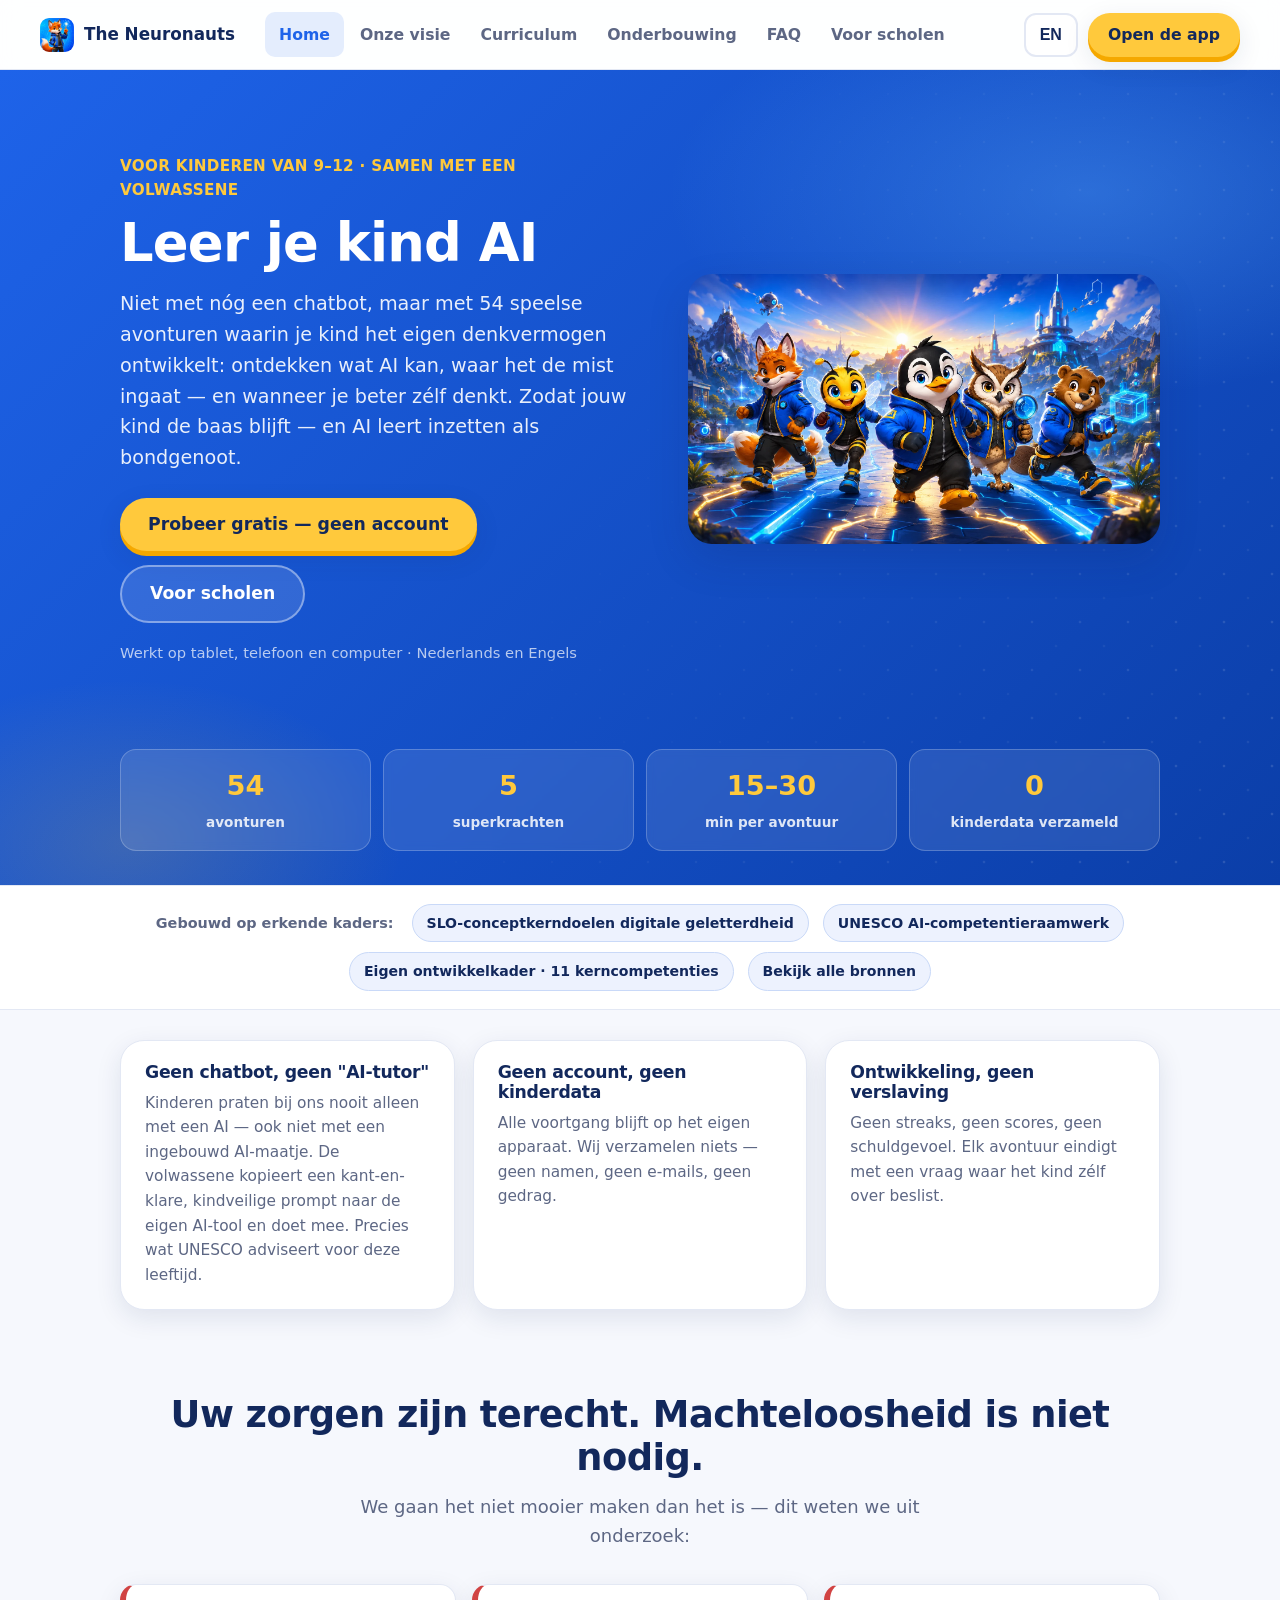
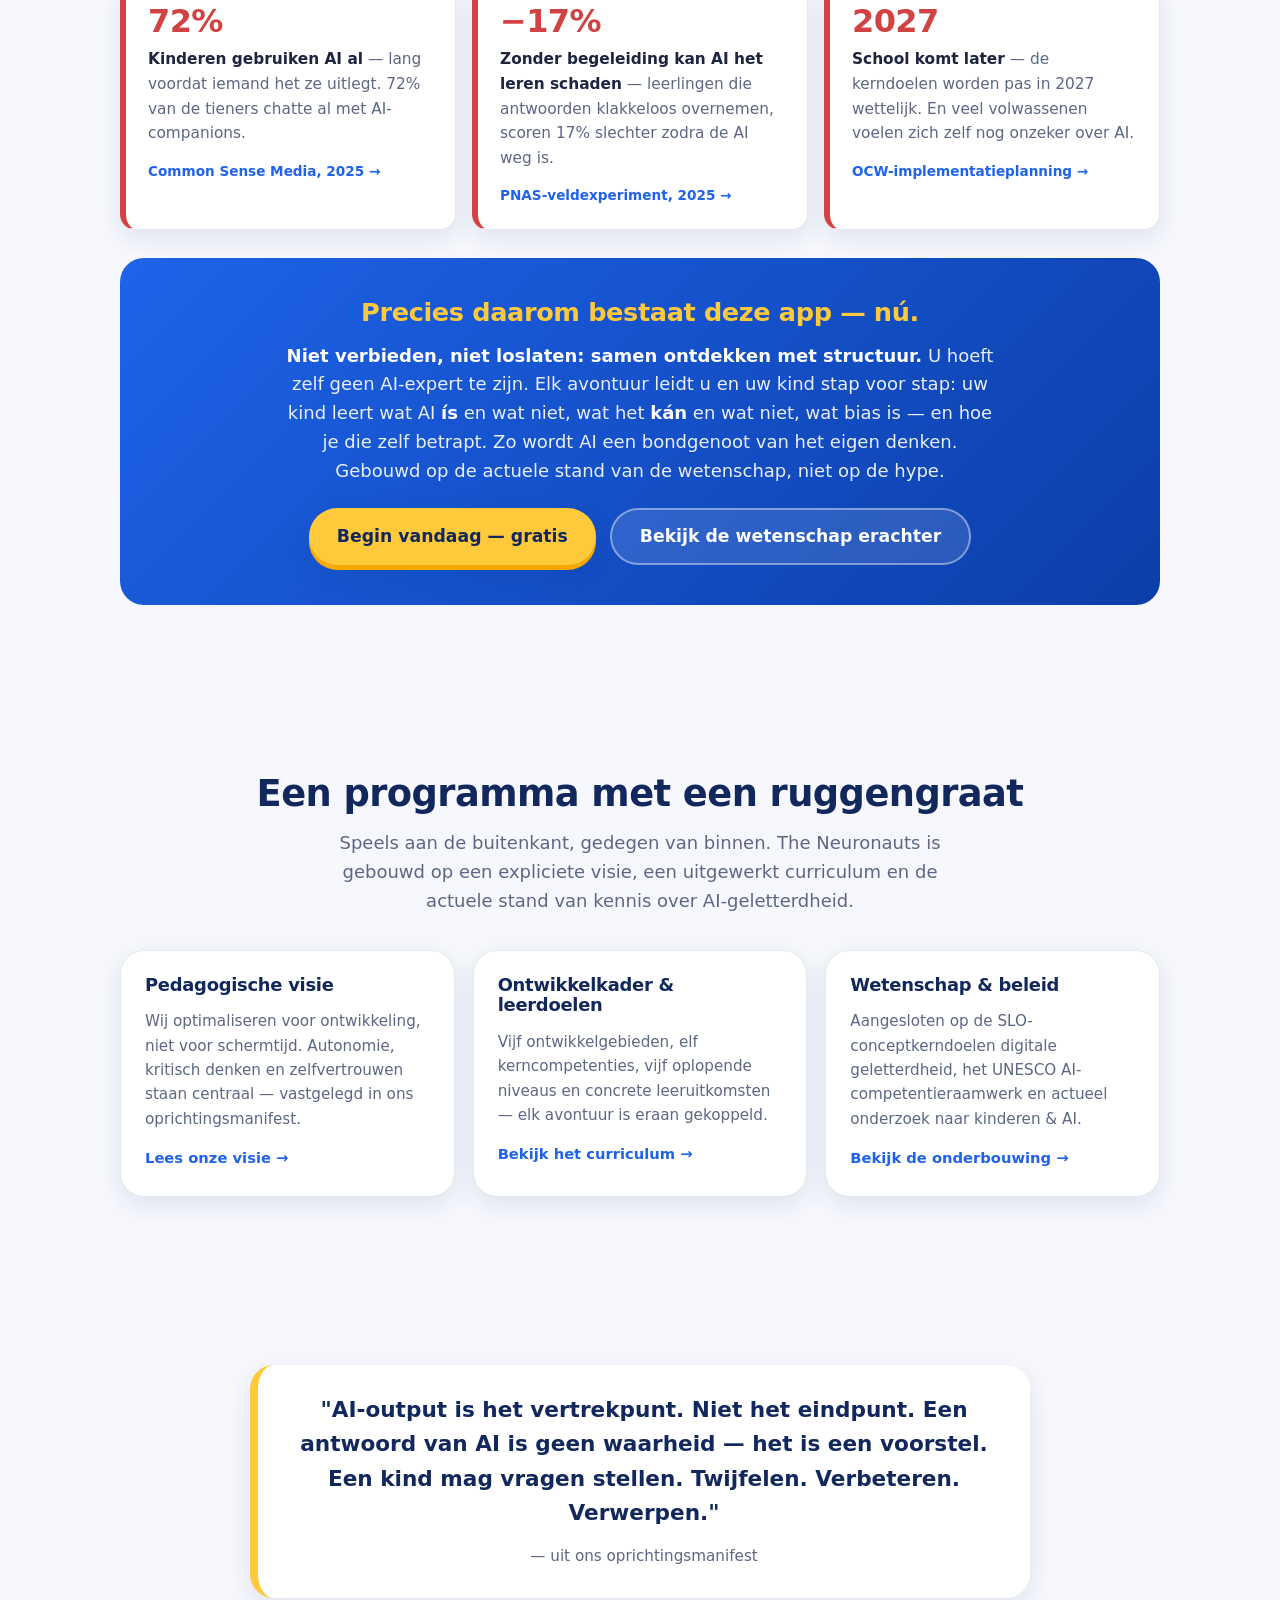
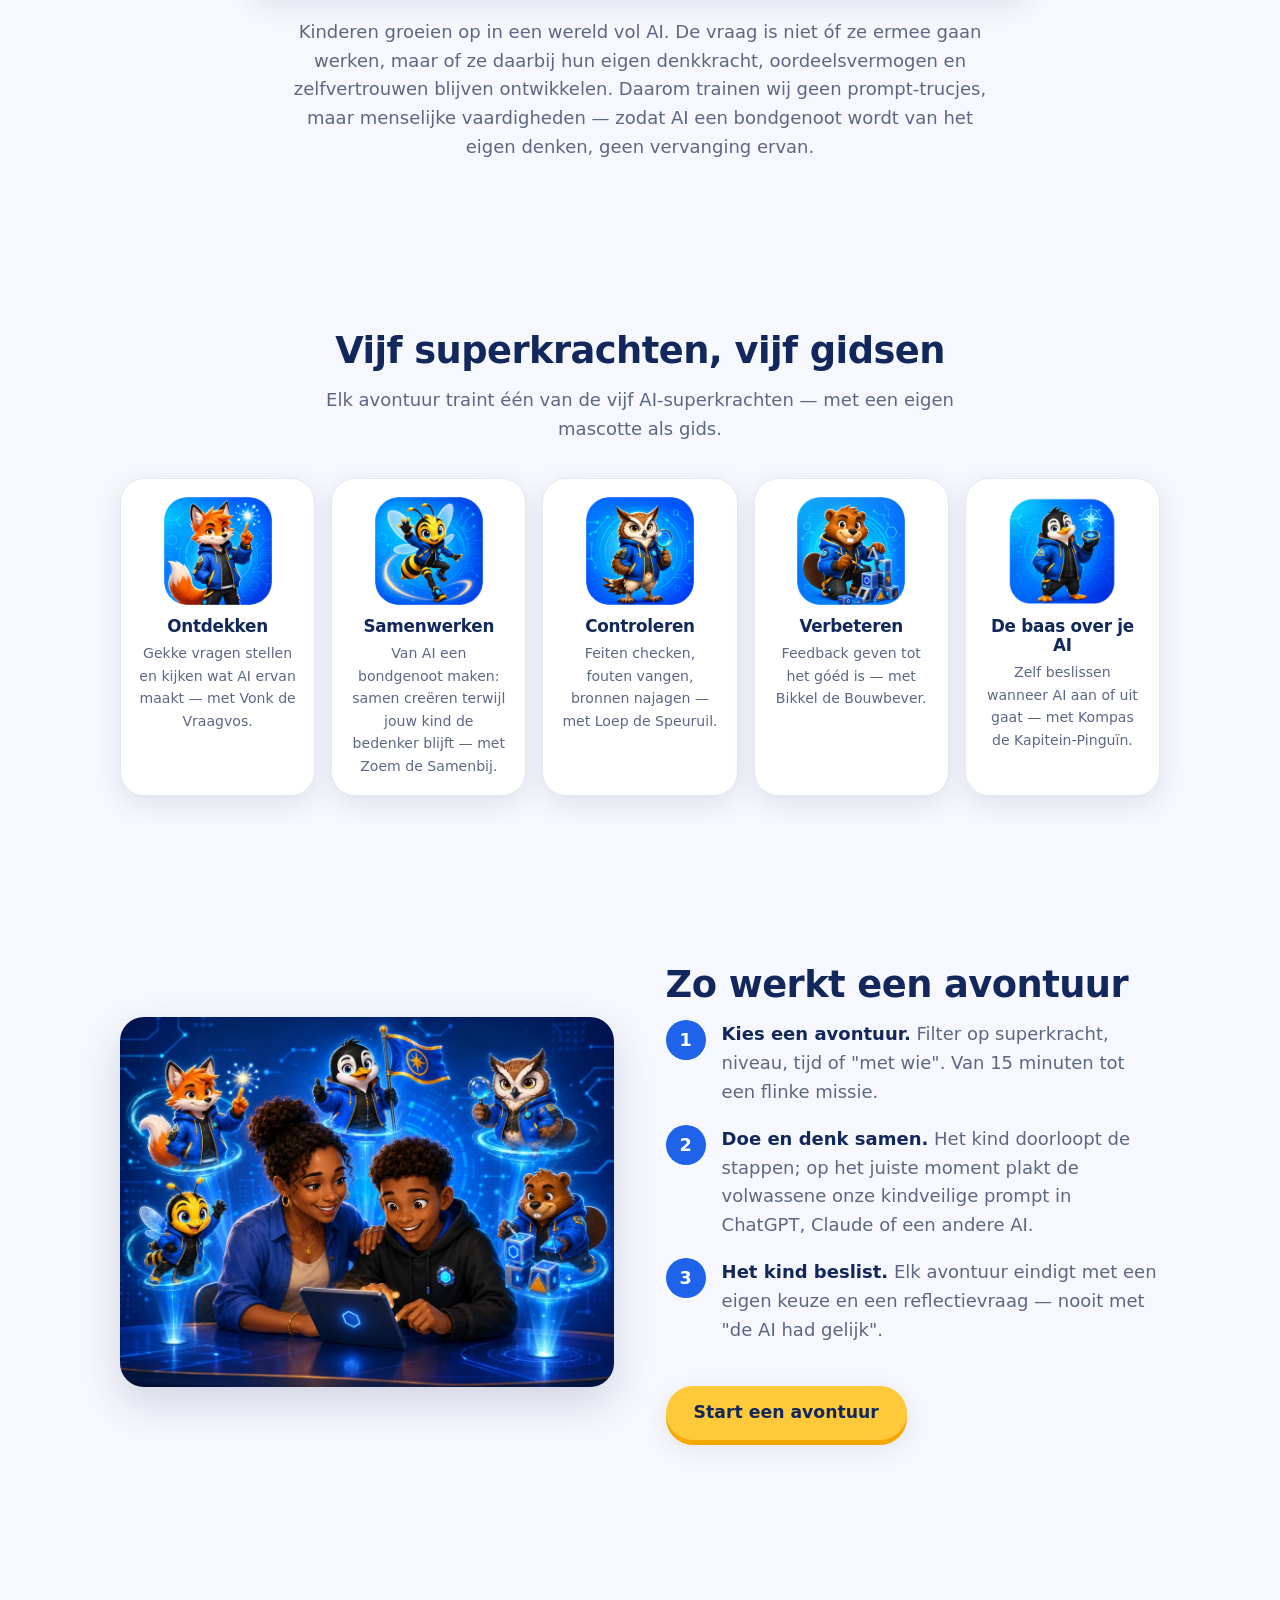
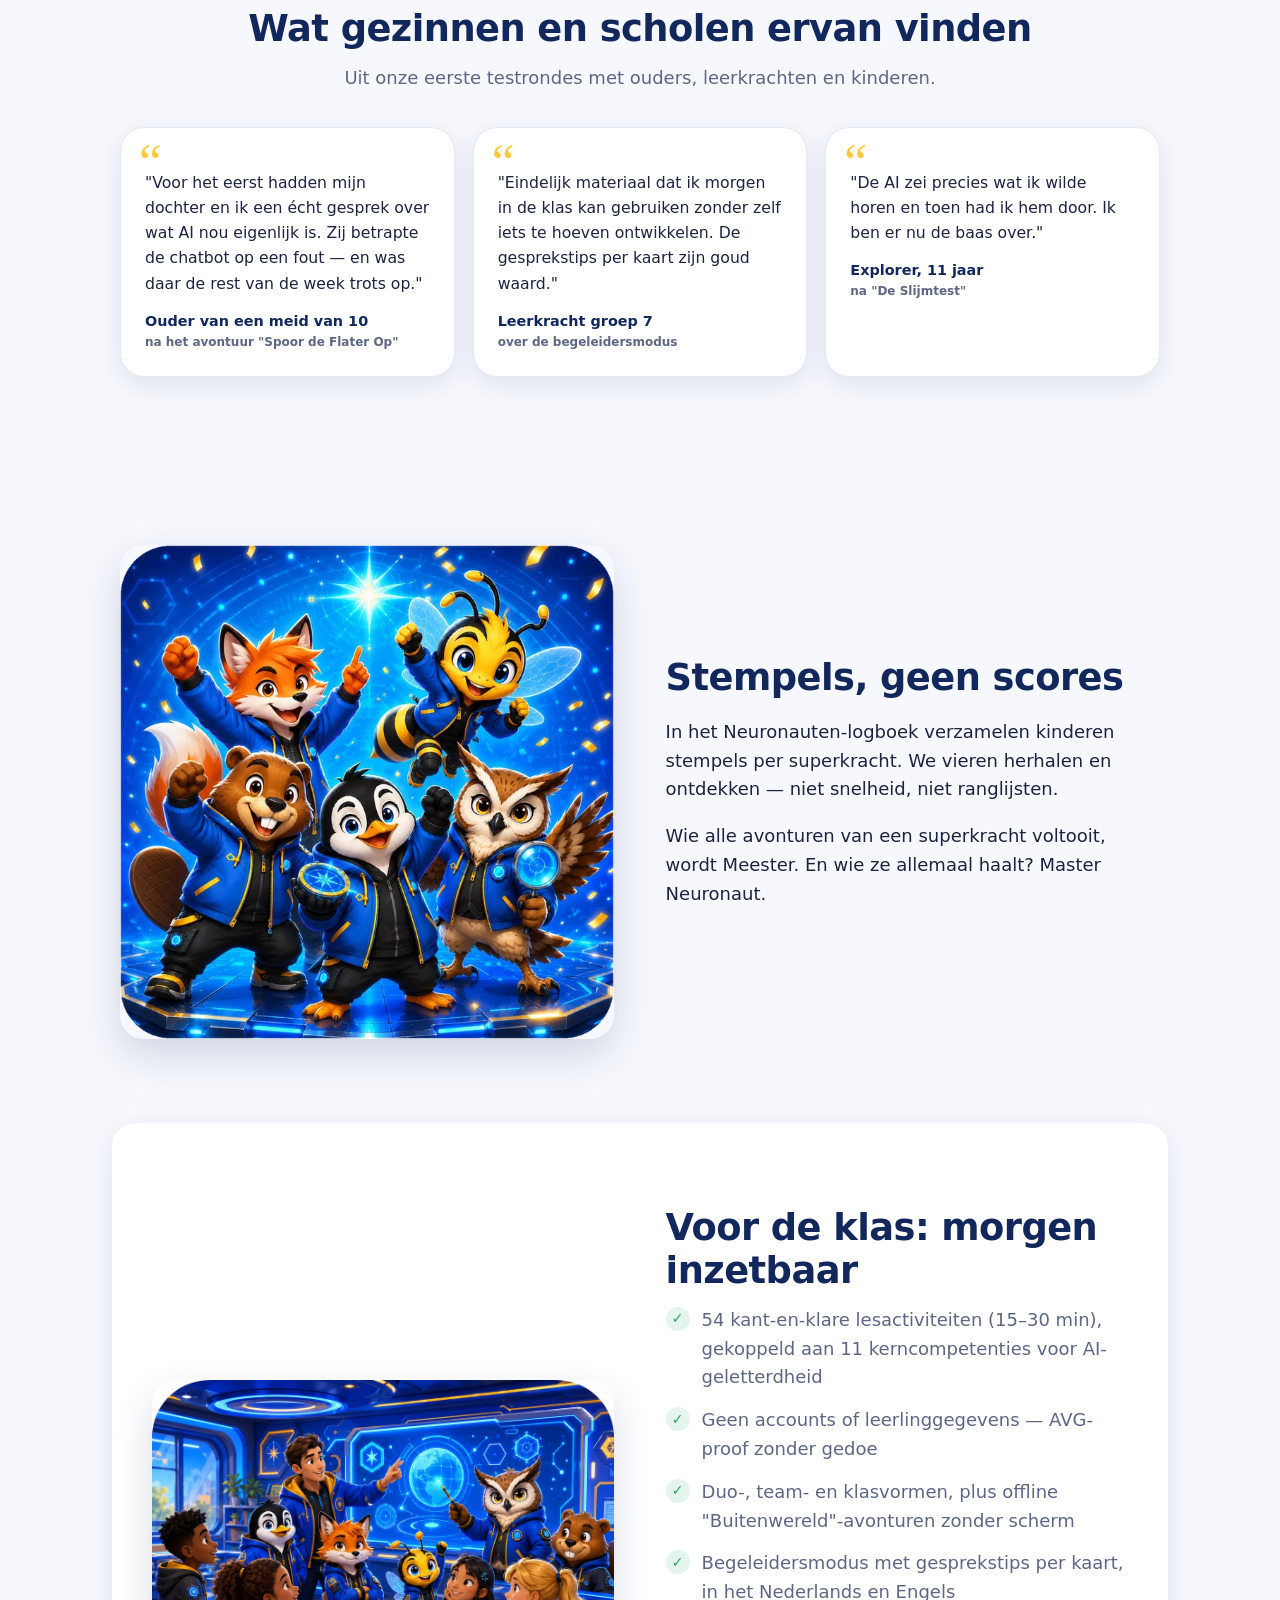
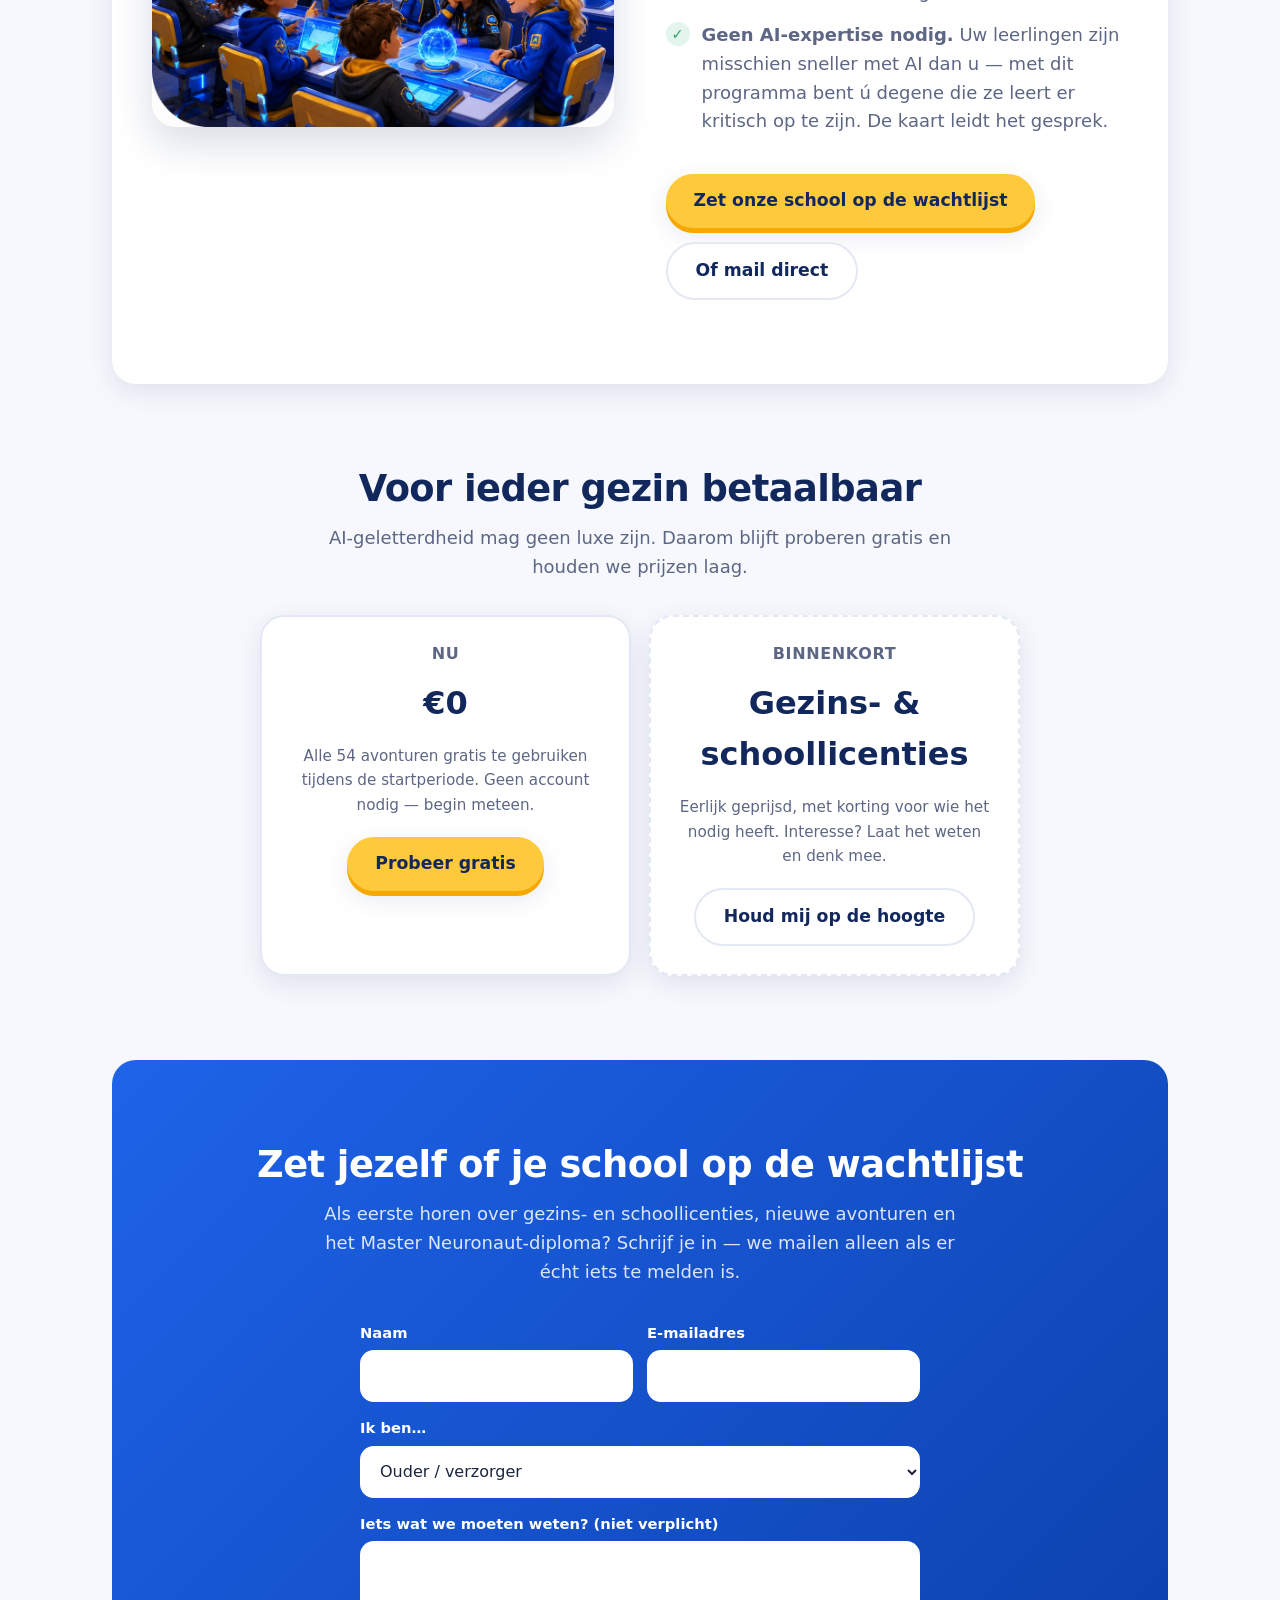
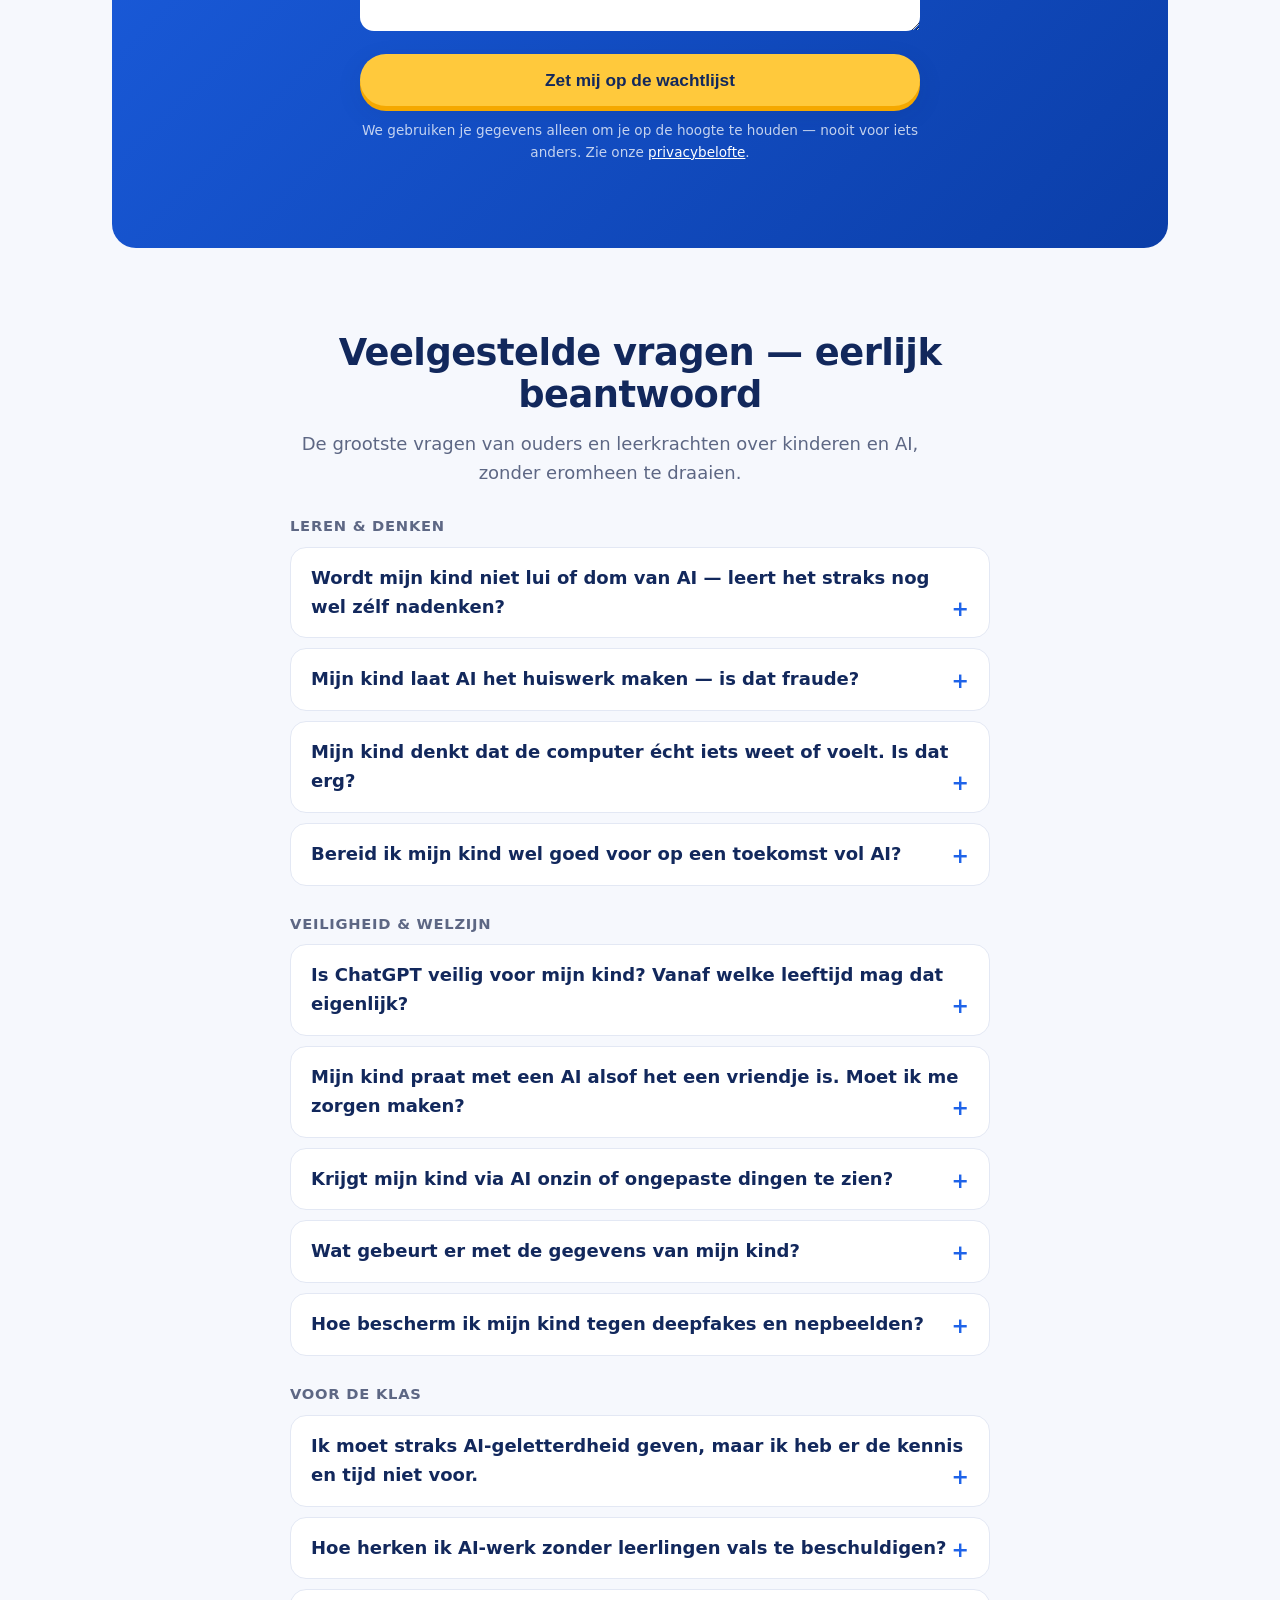
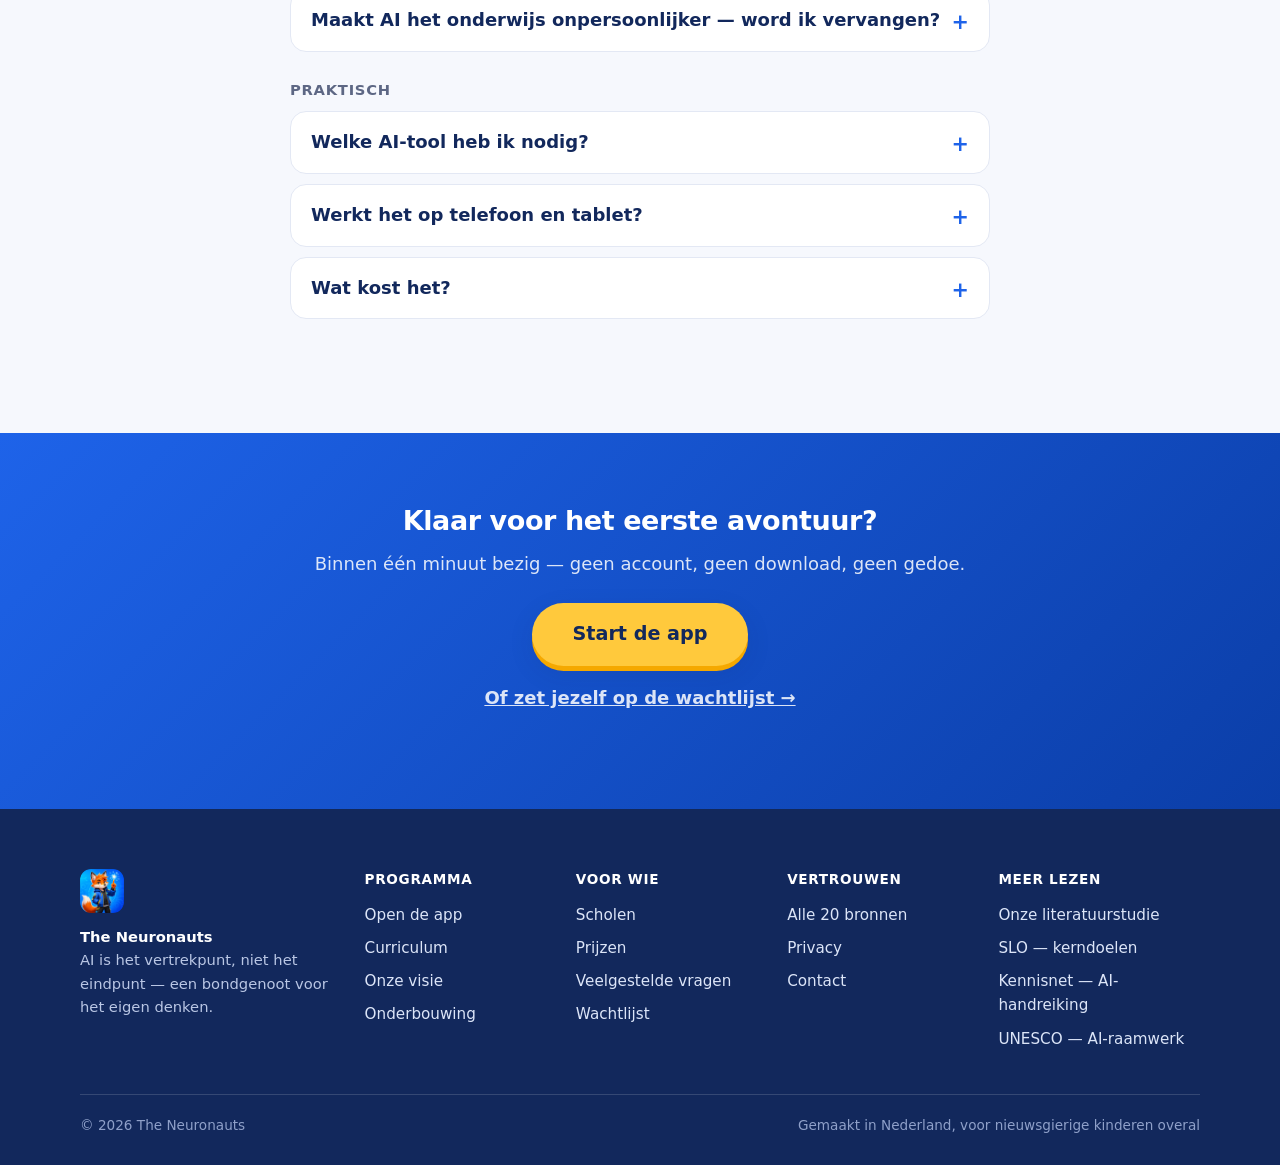
<file: index.html>
<!DOCTYPE html>
<html lang="nl">
<head>
  <meta charset="utf-8" />
  <meta name="viewport" content="width=device-width, initial-scale=1, viewport-fit=cover" />
  <meta name="theme-color" content="#0B3EA8" />
  <title>The Neuronauts — Leer je kind AI</title>
  <meta name="description" content="54 speelse AI-avonturen voor kinderen van 9–12. Geen chatbot, geen account, geen verslaving — kinderen leren nieuwsgierig, kritisch en zelfstandig samenwerken met AI. De mens blijft de baas." />
  <meta property="og:title" content="The Neuronauts" />
  <meta property="og:description" content="AI-avonturen voor kinderen (9–12): het eigen denkvermogen ontwikkelen en van AI een bondgenoot maken." />
  <meta property="og:type" content="website" />
  <meta property="og:image" content="https://irisfickeryounge.github.io/ai-explorer-academy/site-hero.webp" />
  <link rel="stylesheet" href="site.css?v=11" />
  <link rel="icon" href="icon-192.png" />
  <link rel="apple-touch-icon" href="apple-touch-icon.png" />
</head>
<body>

<header class="s-topbar">
  <a class="s-brand" href="#top">
    <img src="icon-192.png" alt="" class="s-logo">
    <span>The Neuronauts</span>
  </a>
  <nav class="s-menu" id="menu">
    <a href="index.html" class="active" data-i18n="navHome">Home</a>
    <a href="visie.html" data-i18n="navVisie">Onze visie</a>
    <a href="curriculum.html" data-i18n="navCurriculum">Curriculum</a>
    <a href="onderbouwing.html" data-i18n="navOnderbouwing">Onderbouwing</a>
    <a href="#faq" data-i18n="navFaq">FAQ</a>
    <a href="#scholen" data-i18n="navScholen">Voor scholen</a>
  </nav>
  <nav class="s-nav">
    <button class="s-menu-toggle" id="menuBtn" aria-label="Menu"><span></span></button>
    <button class="s-lang" id="langBtn" aria-label="Switch language">EN</button>
    <a class="s-cta small" href="app.html" data-i18n="openApp">Open de app</a>
  </nav>
</header>

<main id="top">

  <!-- HERO -->
  <section class="s-hero">
    <div class="s-hero-grid">
      <div class="s-hero-text">
        <p class="s-kicker" data-i18n="kicker">Voor kinderen van 9–12 · samen met een volwassene</p>
        <h1 data-i18n="heroTitle">Leer je kind AI</h1>
        <p class="s-sub" data-i18n="heroSub">Niet met nóg een chatbot, maar met 54 speelse avonturen waarin je kind het eigen denkvermogen ontwikkelt: ontdekken wat AI kan, waar het de mist ingaat — en wanneer je beter zélf denkt. Zodat jouw kind de baas blijft — en AI leert inzetten als bondgenoot.</p>
        <div class="s-hero-actions">
          <a class="s-cta" href="app.html" data-i18n="tryFree">Probeer gratis — geen account</a>
          <a class="s-cta ghost" href="#scholen" data-i18n="forSchools">Voor scholen</a>
        </div>
        <p class="s-trust" data-i18n="trust">Werkt op tablet, telefoon en computer · Nederlands en Engels</p>
      </div>
      <img class="s-hero-img" src="site-hero.webp" alt="De vijf Neuronauten op avontuur" />
    </div>
    <div class="s-stats">
      <div class="s-stat"><strong>54</strong><span data-i18n="stat1">avonturen</span></div>
      <div class="s-stat"><strong>5</strong><span data-i18n="stat2">superkrachten</span></div>
      <div class="s-stat"><strong>15–30</strong><span data-i18n="stat3">min per avontuur</span></div>
      <div class="s-stat"><strong>0</strong><span data-i18n="stat4">kinderdata verzameld</span></div>
    </div>
  </section>

  <!-- VERTROUWENSSTRIP -->
  <div class="s-trustbar">
    <div class="s-trustbar-inner" id="trustbar">
      <span class="s-trustbar-label" data-i18n="trustLabel">Gebouwd op erkende kaders:</span>
      <a class="s-trustchip" href="onderbouwing.html" data-i18n="trust1">SLO-conceptkerndoelen digitale geletterdheid</a>
      <a class="s-trustchip" href="onderbouwing.html" data-i18n="trust2">UNESCO AI-competentieraamwerk</a>
      <a class="s-trustchip" href="onderbouwing.html" data-i18n="trust3">Eigen ontwikkelkader · 11 kerncompetenties</a>
      <a class="s-trustchip" href="onderbouwing.html" data-i18n="trust4">Bekijk alle bronnen</a>
    </div>
  </div>

  <!-- USP-STRIP -->
  <section class="s-usps">
    <div class="s-usp">
      <h3 data-i18n="usp1t">Geen chatbot, geen "AI-tutor"</h3>
      <p data-i18n="usp1">Kinderen praten bij ons nooit alleen met een AI — ook niet met een ingebouwd AI-maatje. De volwassene kopieert een kant-en-klare, kindveilige prompt naar de eigen AI-tool en doet mee. Precies wat UNESCO adviseert voor deze leeftijd.</p>
    </div>
    <div class="s-usp">
      <h3 data-i18n="usp2t">Geen account, geen kinderdata</h3>
      <p data-i18n="usp2">Alle voortgang blijft op het eigen apparaat. Wij verzamelen niets — geen namen, geen e-mails, geen gedrag.</p>
    </div>
    <div class="s-usp">
      <h3 data-i18n="usp3t">Ontwikkeling, geen verslaving</h3>
      <p data-i18n="usp3">Geen streaks, geen scores, geen schuldgevoel. Elk avontuur eindigt met een vraag waar het kind zélf over beslist.</p>
    </div>
  </section>

  <!-- ZORGEN ERKENNEN → OMSLAG -->
  <section class="s-block s-zorgen">
    <h2 data-i18n="zTitle">Uw zorgen zijn terecht. Machteloosheid is niet nodig.</h2>
    <p class="s-block-sub" data-i18n="zSub">We gaan het niet mooier maken dan het is — dit weten we uit onderzoek:</p>
    <div class="s-zorgen-grid">
      <div class="s-zorg">
        <p class="s-cijfer rood">72%</p>
        <p data-i18n="z1"><strong>Kinderen gebruiken AI al</strong> — lang voordat iemand het ze uitlegt. 72% van de tieners chatte al met AI-companions.</p>
        <a href="onderbouwing.html" data-i18n="zBron1">Common Sense Media, 2025 →</a>
      </div>
      <div class="s-zorg">
        <p class="s-cijfer rood">−17%</p>
        <p data-i18n="z2"><strong>Zonder begeleiding kan AI het leren schaden</strong> — leerlingen die antwoorden klakkeloos overnemen, scoren 17% slechter zodra de AI weg is.</p>
        <a href="onderbouwing.html" data-i18n="zBron2">PNAS-veldexperiment, 2025 →</a>
      </div>
      <div class="s-zorg">
        <p class="s-cijfer rood">2027</p>
        <p data-i18n="z3"><strong>School komt later</strong> — de kerndoelen worden pas in 2027 wettelijk. En veel volwassenen voelen zich zelf nog onzeker over AI.</p>
        <a href="onderbouwing.html" data-i18n="zBron3">OCW-implementatieplanning →</a>
      </div>
    </div>
    <div class="s-omslag">
      <h3 data-i18n="zOmslagT">Precies daarom bestaat deze app — nú.</h3>
      <p data-i18n="zOmslag"><strong>Niet verbieden, niet loslaten: samen ontdekken met structuur.</strong> U hoeft zelf geen AI-expert te zijn. Elk avontuur leidt u en uw kind stap voor stap: uw kind leert wat AI <strong>ís</strong> en wat niet, wat het <strong>kán</strong> en wat niet, wat bias is — en hoe je die zelf betrapt. Zo wordt AI een bondgenoot van het eigen denken. Gebouwd op de actuele stand van de wetenschap, niet op de hype.</p>
      <div class="s-hero-actions" style="justify-content:center;">
        <a class="s-cta" href="app.html" data-i18n="zCta1">Begin vandaag — gratis</a>
        <a class="s-cta ghost" href="onderbouwing.html" data-i18n="zCta2">Bekijk de wetenschap erachter</a>
      </div>
    </div>
  </section>

  <!-- PEDAGOGISCHE PIJLERS -->
  <section class="s-block">
    <h2 data-i18n="pijlersTitle">Een programma met een ruggengraat</h2>
    <p class="s-block-sub" data-i18n="pijlersSub">Speels aan de buitenkant, gedegen van binnen. The Neuronauts is gebouwd op een expliciete visie, een uitgewerkt curriculum en de actuele stand van kennis over AI-geletterdheid.</p>
    <div class="s-pijlers">
      <div class="s-pijler">
        <h3 data-i18n="pijler1t">Pedagogische visie</h3>
        <p data-i18n="pijler1">Wij optimaliseren voor ontwikkeling, niet voor schermtijd. Autonomie, kritisch denken en zelfvertrouwen staan centraal — vastgelegd in ons oprichtingsmanifest.</p>
        <a href="visie.html" data-i18n="pijler1a">Lees onze visie →</a>
      </div>
      <div class="s-pijler">
        <h3 data-i18n="pijler2t">Ontwikkelkader &amp; leerdoelen</h3>
        <p data-i18n="pijler2">Vijf ontwikkelgebieden, elf kerncompetenties, vijf oplopende niveaus en concrete leeruitkomsten — elk avontuur is eraan gekoppeld.</p>
        <a href="curriculum.html" data-i18n="pijler2a">Bekijk het curriculum →</a>
      </div>
      <div class="s-pijler">
        <h3 data-i18n="pijler3t">Wetenschap &amp; beleid</h3>
        <p data-i18n="pijler3">Aangesloten op de SLO-conceptkerndoelen digitale geletterdheid, het UNESCO AI-competentieraamwerk en actueel onderzoek naar kinderen &amp; AI.</p>
        <a href="onderbouwing.html" data-i18n="pijler3a">Bekijk de onderbouwing →</a>
      </div>
    </div>
  </section>

  <!-- FILOSOFIE -->
  <section class="s-block s-philosophy">
    <blockquote>
      <p data-i18n="quote">"AI-output is het vertrekpunt. Niet het eindpunt. Een antwoord van AI is geen waarheid — het is een voorstel. Een kind mag vragen stellen. Twijfelen. Verbeteren. Verwerpen."</p>
      <cite data-i18n="quoteSrc">— uit ons oprichtingsmanifest</cite>
    </blockquote>
    <p class="s-philo-sub" data-i18n="philoSub">Kinderen groeien op in een wereld vol AI. De vraag is niet óf ze ermee gaan werken, maar of ze daarbij hun eigen denkkracht, oordeelsvermogen en zelfvertrouwen blijven ontwikkelen. Daarom trainen wij geen prompt-trucjes, maar menselijke vaardigheden — zodat AI een bondgenoot wordt van het eigen denken, geen vervanging ervan.</p>
  </section>

  <!-- DE 5 SUPERKRACHTEN -->
  <section class="s-block">
    <h2 data-i18n="powersTitle">Vijf superkrachten, vijf gidsen</h2>
    <p class="s-block-sub" data-i18n="powersSub">Elk avontuur traint één van de vijf AI-superkrachten — met een eigen mascotte als gids.</p>
    <div class="s-powers">
      <div class="s-power"><img src="mascot-ontdekken.png" alt="Vonk de Vraagvos"><h4 data-i18n="p1t">Ontdekken</h4><p data-i18n="p1">Gekke vragen stellen en kijken wat AI ervan maakt — met Vonk de Vraagvos.</p></div>
      <div class="s-power"><img src="mascot-samenwerken.png" alt="Zoem de Samenbij"><h4 data-i18n="p2t">Samenwerken</h4><p data-i18n="p2">Van AI een bondgenoot maken: samen creëren terwijl jouw kind de bedenker blijft — met Zoem de Samenbij.</p></div>
      <div class="s-power"><img src="mascot-controleren.png" alt="Loep de Speuruil"><h4 data-i18n="p3t">Controleren</h4><p data-i18n="p3">Feiten checken, fouten vangen, bronnen najagen — met Loep de Speuruil.</p></div>
      <div class="s-power"><img src="mascot-verbeteren.png" alt="Bikkel de Bouwbever"><h4 data-i18n="p4t">Verbeteren</h4><p data-i18n="p4">Feedback geven tot het góéd is — met Bikkel de Bouwbever.</p></div>
      <div class="s-power"><img src="mascot-regie-voeren.png" alt="Kompas de Kapitein-Pinguïn"><h4 data-i18n="p5t">De baas over je AI</h4><p data-i18n="p5">Zelf beslissen wanneer AI aan of uit gaat — met Kompas de Kapitein-Pinguïn.</p></div>
    </div>
  </section>

  <!-- HOE WERKT HET -->
  <section class="s-block s-how">
    <div class="s-how-grid">
      <img class="s-how-img" src="site-ouder-kind.webp" alt="Ouder en kind doen samen een avontuur op de tablet" />
      <div>
        <h2 data-i18n="howTitle">Zo werkt een avontuur</h2>
        <ol class="s-steps">
          <li><strong data-i18n="how1t">Kies een avontuur.</strong> <span data-i18n="how1">Filter op superkracht, niveau, tijd of "met wie". Van 15 minuten tot een flinke missie.</span></li>
          <li><strong data-i18n="how2t">Doe en denk samen.</strong> <span data-i18n="how2">Het kind doorloopt de stappen; op het juiste moment plakt de volwassene onze kindveilige prompt in ChatGPT, Claude of een andere AI.</span></li>
          <li><strong data-i18n="how3t">Het kind beslist.</strong> <span data-i18n="how3">Elk avontuur eindigt met een eigen keuze en een reflectievraag — nooit met "de AI had gelijk".</span></li>
        </ol>
        <a class="s-cta" href="app.html" data-i18n="tryNow">Start een avontuur</a>
      </div>
    </div>
  </section>

  <!-- TESTIMONIALS (voorbeeldquotes — vervangen door echte zodra beschikbaar) -->
  <section class="s-block">
    <h2 data-i18n="testTitle">Wat gezinnen en scholen ervan vinden</h2>
    <p class="s-block-sub" data-i18n="testSub">Uit onze eerste testrondes met ouders, leerkrachten en kinderen.</p>
    <div class="s-testimonials">
      <div class="s-testimonial">
        <p data-i18n="test1">"Voor het eerst hadden mijn dochter en ik een écht gesprek over wat AI nou eigenlijk is. Zij betrapte de chatbot op een fout — en was daar de rest van de week trots op."</p>
        <cite data-i18n="test1n">Ouder van een meid van 10<small>na het avontuur "Spoor de Flater Op"</small></cite>
      </div>
      <div class="s-testimonial">
        <p data-i18n="test2">"Eindelijk materiaal dat ik morgen in de klas kan gebruiken zonder zelf iets te hoeven ontwikkelen. De gesprekstips per kaart zijn goud waard."</p>
        <cite data-i18n="test2n">Leerkracht groep 7<small>over de begeleidersmodus</small></cite>
      </div>
      <div class="s-testimonial">
        <p data-i18n="test3">"De AI zei precies wat ik wilde horen en toen had ik hem door. Ik ben er nu de baas over."</p>
        <cite data-i18n="test3n">Explorer, 11 jaar<small>na "De Slijmtest"</small></cite>
      </div>
    </div>
  </section>

  <!-- PASPOORT / DIPLOMA -->
  <section class="s-block s-passport">
    <div class="s-how-grid reverse">
      <div>
        <h2 data-i18n="ppTitle">Stempels, geen scores</h2>
        <p data-i18n="pp1">In het Neuronauten-logboek verzamelen kinderen stempels per superkracht. We vieren herhalen en ontdekken — niet snelheid, niet ranglijsten.</p>
        <p data-i18n="pp2">Wie alle avonturen van een superkracht voltooit, wordt Meester. En wie ze allemaal haalt? Master Neuronaut.</p>
      </div>
      <img class="s-how-img" src="art-viering.webp" alt="De mascottes vieren feest" />
    </div>
  </section>

  <!-- VOOR SCHOLEN -->
  <section class="s-block s-schools" id="scholen">
    <div class="s-how-grid">
      <img class="s-how-img" src="site-klas.webp" alt="Klas werkt met The Neuronauts" />
      <div>
        <h2 data-i18n="schoolTitle">Voor de klas: morgen inzetbaar</h2>
        <ul class="s-checks">
          <li data-i18n="school1">54 kant-en-klare lesactiviteiten (15–30 min), gekoppeld aan 11 kerncompetenties voor AI-geletterdheid</li>
          <li data-i18n="school2">Geen accounts of leerlinggegevens — AVG-proof zonder gedoe</li>
          <li data-i18n="school3">Duo-, team- en klasvormen, plus offline "Buitenwereld"-avonturen zonder scherm</li>
          <li data-i18n="school4">Begeleidersmodus met gesprekstips per kaart, in het Nederlands en Engels</li>
          <li data-i18n="school5"><strong>Geen AI-expertise nodig.</strong> Uw leerlingen zijn misschien sneller met AI dan u — met dit programma bent ú degene die ze leert er kritisch op te zijn. De kaart leidt het gesprek.</li>
        </ul>
        <div class="s-hero-actions">
          <a class="s-cta" href="#wachtlijst" data-i18n="schoolCta">Zet onze school op de wachtlijst</a>
          <a class="s-cta ghost" href="mailto:irisfickeryounge@gmail.com?subject=AI%20Explorer%20Academy%20voor%20onze%20school" data-i18n="schoolCta2">Of mail direct</a>
        </div>
      </div>
    </div>
  </section>

  <!-- PRIJS -->
  <section class="s-block s-pricing" id="prijzen">
    <h2 data-i18n="priceTitle">Voor ieder gezin betaalbaar</h2>
    <p class="s-block-sub" data-i18n="priceSub">AI-geletterdheid mag geen luxe zijn. Daarom blijft proberen gratis en houden we prijzen laag.</p>
    <div class="s-price-cards">
      <div class="s-price-card">
        <h3 data-i18n="priceFree">Nu</h3>
        <p class="s-price">€0</p>
        <p data-i18n="priceFreeSub">Alle 54 avonturen gratis te gebruiken tijdens de startperiode. Geen account nodig — begin meteen.</p>
        <a class="s-cta" href="app.html" data-i18n="tryFree2">Probeer gratis</a>
      </div>
      <div class="s-price-card soon">
        <h3 data-i18n="priceSoon">Binnenkort</h3>
        <p class="s-price" data-i18n="priceSoonAmount">Gezins- &amp; schoollicenties</p>
        <p data-i18n="priceSoonSub">Eerlijk geprijsd, met korting voor wie het nodig heeft. Interesse? Laat het weten en denk mee.</p>
        <a class="s-cta ghost" href="#wachtlijst" data-i18n="priceCta">Houd mij op de hoogte</a>
      </div>
    </div>
  </section>

  <!-- WACHTLIJST -->
  <section class="s-block s-wachtlijst" id="wachtlijst">
    <h2 data-i18n="wlTitle">Zet jezelf of je school op de wachtlijst</h2>
    <p class="s-block-sub" data-i18n="wlSub">Als eerste horen over gezins- en schoollicenties, nieuwe avonturen en het Master Neuronaut-diploma? Schrijf je in — we mailen alleen als er écht iets te melden is.</p>
    <form class="s-form" action="https://formsubmit.co/irisfickeryounge@gmail.com" method="POST">
      <input type="hidden" name="_subject" value="Wachtlijst The Neuronauts">
      <input type="hidden" name="_captcha" value="false">
      <input type="hidden" name="_template" value="table">
      <input type="hidden" name="_next" value="https://irisfickeryounge.github.io/ai-explorer-academy/bedankt.html">
      <input type="text" name="_honey" style="display:none">
      <div class="s-form-row">
        <div>
          <label for="wlNaam" data-i18n="wlNaam">Naam</label>
          <input id="wlNaam" name="naam" type="text" required autocomplete="name">
        </div>
        <div>
          <label for="wlMail" data-i18n="wlMail">E-mailadres</label>
          <input id="wlMail" name="email" type="email" required autocomplete="email">
        </div>
      </div>
      <div>
        <label for="wlRol" data-i18n="wlRol">Ik ben…</label>
        <select id="wlRol" name="rol">
          <option value="ouder" data-i18n="wlRol1">Ouder / verzorger</option>
          <option value="leerkracht" data-i18n="wlRol2">Leerkracht</option>
          <option value="schoolleider" data-i18n="wlRol3">Schoolleider / bestuur</option>
          <option value="anders" data-i18n="wlRol4">Anders nieuwsgierig</option>
        </select>
      </div>
      <div>
        <label for="wlBericht" data-i18n="wlBericht">Iets wat we moeten weten? (niet verplicht)</label>
        <textarea id="wlBericht" name="bericht"></textarea>
      </div>
      <button class="s-cta" type="submit" data-i18n="wlVerstuur">Zet mij op de wachtlijst</button>
      <p class="s-form-privacy" data-i18n="wlPrivacy">We gebruiken je gegevens alleen om je op de hoogte te houden — nooit voor iets anders. Zie onze <a href="privacy.html">privacybelofte</a>.</p>
    </form>
  </section>

  <!-- FAQ -->
  <section class="s-block s-faq" id="faq">
    <h2 data-i18n="faqTitle">Veelgestelde vragen — eerlijk beantwoord</h2>
    <p class="s-block-sub" data-i18n="faqSub">De grootste vragen van ouders en leerkrachten over kinderen en AI, zonder eromheen te draaien.</p>

    <h3 class="s-faq-groep" data-i18n="fqGroep1">Leren &amp; denken</h3>
    <details><summary data-i18n="fqD1q">Wordt mijn kind niet lui of dom van AI — leert het straks nog wel zélf nadenken?</summary><p data-i18n="fqD1a">Die zorg is terecht: 7 op de 10 ouders vreest dit, en onderzoek laat zien dat klakkeloos AI-antwoorden overnemen het leren écht schaadt. Maar het omgekeerde geldt ook: kinderen die begrijpen hoe AI werkt en het kritisch bevragen, trainen juist hun denkkracht. Daarom zit er in onze app geen chatbot die antwoorden geeft — elk avontuur eindigt bij het eigen oordeel van uw kind. Zo wordt AI een bondgenoot van het denken, geen vervanging. <a href="onderbouwing.html">Bekijk het onderzoek →</a></p></details>
    <details><summary data-i18n="fqD2q">Mijn kind laat AI het huiswerk maken — is dat fraude?</summary><p data-i18n="fqD2a">Meer dan de helft van de tieners gebruikt AI voor schoolwerk, en de meesten weten oprecht niet waar de grens ligt tussen hulp en overnemen. Verbieden lost dat niet op; begrijpen wel. In de avonturen ontdekt uw kind hoe AI-tekst ontstaat en waarom zelf denken iets anders oplevert — zodat het gesprek over eerlijk gebruik thuis en op school normaal wordt.</p></details>
    <details><summary data-i18n="fqD3q">Mijn kind denkt dat de computer écht iets weet of voelt. Is dat erg?</summary><p data-i18n="fqD3a">Nee — het is normale kinderontwikkeling: kinderen geven AI van nature menselijke eigenschappen en vertrouwen het soms zelfs meer dan een mens. Precies daarom laten wij ze achter de schermen kijken. Als de magie plaatsmaakt voor begrip — het zijn patronen, geen gevoelens — verdwijnt het blinde vertrouwen vanzelf.</p></details>
    <details><summary data-i18n="fqD4q">Bereid ik mijn kind wel goed voor op een toekomst vol AI?</summary><p data-i18n="fqD4a">Niemand kan de banen van 2040 voorspellen. Wat wél vaststaat: AI-geletterdheid wordt een verplicht kerndoel, en kinderen die AI begríjpen in plaats van alleen gebruiken, staan sterker. Een half uur per week samen ontdekken is een concrete, haalbare voorbereiding — zonder dat uw kind al aan volwassen tools hoeft.</p></details>

    <h3 class="s-faq-groep" data-i18n="fqGroep2">Veiligheid &amp; welzijn</h3>
    <details><summary data-i18n="fqV1q">Is ChatGPT veilig voor mijn kind? Vanaf welke leeftijd mag dat eigenlijk?</summary><p data-i18n="fqV1a">Open chatbots zoals ChatGPT zijn officieel 13+ (tot 18 met oudertoestemming) en niet ontworpen voor kinderen. Deze app is juist voor 9–12 gebouwd: geen open chatbot, geen account, geen vrije AI-gesprekken. Het AI-moment loopt via uw eigen account, met een kant-en-klare kindveilige prompt — en u zit ernaast.</p></details>
    <details><summary data-i18n="fqV2q">Mijn kind praat met een AI alsof het een vriendje is. Moet ik me zorgen maken?</summary><p data-i18n="fqV2a">Uw gevoel klopt: deskundigen zijn het erover eens dat AI geen vervanging hoort te zijn van menselijk contact, zeker niet bij kinderen. In onze app zit daarom bewust géén AI-personage dat een band opbouwt. Sterker nog: uw kind leert in de avonturen precies waaróm een chatbot geen vriend is — hij doet een mens na. En alles gebeurt samen met een echt mens: u.</p></details>
    <details><summary data-i18n="fqV3q">Krijgt mijn kind via AI onzin of ongepaste dingen te zien?</summary><p data-i18n="fqV3a">AI klinkt altijd zelfverzekerd — ook als het fout zit, en dat is voor kinderen extra misleidend. Onze app zelf kan niets ongepasts zeggen (er zit geen chatbot in), en de avonturen leren uw kind checken in plaats van geloven: fouten opsporen, bronnen najagen en zelfs de AI betrappen op slijmen.</p></details>
    <details><summary data-i18n="fqV4q">Wat gebeurt er met de gegevens van mijn kind?</summary><p data-i18n="fqV4a">Niets — en dat is geen marketingpraat maar ontwerp: geen account, geen opgeslagen gesprekken, geen data die het apparaat verlaat. 84% van de ouders vreest misbruik van kinderdata door AI-bedrijven; wij hebben dat probleem opgelost door simpelweg niets te verzamelen. <a href="privacy.html">Lees onze privacybelofte →</a></p></details>
    <details><summary data-i18n="fqV5q">Hoe bescherm ik mijn kind tegen deepfakes en nepbeelden?</summary><p data-i18n="fqV5a">Verbieden helpt hier niet — herkennen wel. In de avonturen leert uw kind op een leeftijdsgeschikte manier (zonder schokkende voorbeelden) hoe AI beelden kan maken en manipuleren. Zo wordt "is dit echt?" een normale vraag, vóórdat uw kind er op de middelbare school echt mee te maken krijgt.</p></details>

    <h3 class="s-faq-groep" data-i18n="fqGroep3">Voor de klas</h3>
    <details><summary data-i18n="fqK1q">Ik moet straks AI-geletterdheid geven, maar ik heb er de kennis en tijd niet voor.</summary><p data-i18n="fqK1a">U hoeft dit niet zelf uit te vinden. De 54 avonturen zijn kant-en-klare lesactiviteiten van 15–30 minuten, gebouwd op kerndoel 22D en UNESCO-richtlijnen, zonder accounts of AVG-gedoe. De kaart leidt het gesprek en de begeleidersmodus geeft u per avontuur de gesprekstips. AI-voorkennis is niet nodig.</p></details>
    <details><summary data-i18n="fqK2q">Hoe herken ik AI-werk zonder leerlingen vals te beschuldigen?</summary><p data-i18n="fqK2a">Eerlijk antwoord: detectiesoftware is onbetrouwbaar, en de helft van de leerlingen is bang om vals beschuldigd te worden. De duurzame route is een klas die sámen heeft geleerd wat AI wel en niet voor je mag doen — dan wordt het gesprek over eigen werk normaal in plaats van een verhoor. Precies dat bouwt u met deze lessenreeks op.</p></details>
    <details><summary data-i18n="fqK3q">Maakt AI het onderwijs onpersoonlijker — word ik vervangen?</summary><p data-i18n="fqK3a">In dit programma geeft geen AI les: ú begeleidt het gesprek, de app levert alleen de opdrachten. AI-geletterdheidsles draait om menselijke vaardigheden — oordeel, twijfel, creativiteit — en die kan alleen een leraar voordoen. Het versterkt uw rol, precies zoals UNESCO's principes voor AI in het onderwijs bepleiten.</p></details>

    <h3 class="s-faq-groep" data-i18n="fqGroep4">Praktisch</h3>
    <details><summary data-i18n="fqP1q">Welke AI-tool heb ik nodig?</summary><p data-i18n="fqP1a">Elke AI-chat werkt: de gratis versie van ChatGPT, Claude, Copilot of Gemini. Sommige "Buitenwereld"-avonturen gebruiken helemaal geen AI — die spelen zich buiten het scherm af.</p></details>
    <details><summary data-i18n="fqP2q">Werkt het op telefoon en tablet?</summary><p data-i18n="fqP2a">Ja — de app werkt op tablet, telefoon en computer, en is te installeren via "Zet op beginscherm". Daarna werkt hij zelfs offline.</p></details>
    <details><summary data-i18n="fqP3q">Wat kost het?</summary><p data-i18n="fqP3a">Tijdens de startperiode is alles gratis, zonder account. Gezins- en schoollicenties komen eraan — eerlijk geprijsd, met korting voor wie dat nodig heeft. <a href="#wachtlijst">Zet u op de wachtlijst →</a></p></details>
  </section>

  <!-- SLOT-CTA -->
  <section class="s-final">
    <h2 data-i18n="finalTitle">Klaar voor het eerste avontuur?</h2>
    <p data-i18n="finalSub">Binnen één minuut bezig — geen account, geen download, geen gedoe.</p>
    <a class="s-cta big" href="app.html" data-i18n="finalCta">Start de app</a>
    <p style="margin-top:18px;"><a href="#wachtlijst" style="color:rgba(255,255,255,.85);font-weight:700;" data-i18n="finalWl">Of zet jezelf op de wachtlijst →</a></p>
  </section>

</main>

<footer class="s-footerxl">
  <div class="s-footgrid">
    <div class="s-footbrand">
      <img src="icon-192.png" alt="">
      <p><strong style="color:#fff">The Neuronauts</strong><br>
      <span data-i18n="footTag">AI is het vertrekpunt, niet het eindpunt — een bondgenoot voor het eigen denken.</span></p>
    </div>
    <div class="s-footcol">
      <h5 data-i18n="footProg">Programma</h5>
      <ul>
        <li><a href="app.html" data-i18n="openApp2">Open de app</a></li>
        <li><a href="curriculum.html" data-i18n="navCurriculum2">Curriculum</a></li>
        <li><a href="visie.html" data-i18n="navVisie2">Onze visie</a></li>
        <li><a href="onderbouwing.html" data-i18n="navOnderbouwing2">Onderbouwing</a></li>
      </ul>
    </div>
    <div class="s-footcol">
      <h5 data-i18n="footWie">Voor wie</h5>
      <ul>
        <li><a href="#scholen" data-i18n="footScholen">Scholen</a></li>
        <li><a href="#prijzen" data-i18n="footPrijzen">Prijzen</a></li>
        <li><a href="#faq" data-i18n="footFaq">Veelgestelde vragen</a></li>
        <li><a href="#wachtlijst" data-i18n="footWachtlijst">Wachtlijst</a></li>
      </ul>
    </div>
    <div class="s-footcol">
      <h5 data-i18n="footVertrouwen">Vertrouwen</h5>
      <ul>
        <li><a href="onderbouwing.html" data-i18n="footBronnen">Alle 20 bronnen</a></li>
        <li><a href="privacy.html" data-i18n="footPrivacy">Privacy</a></li>
        <li><a href="mailto:irisfickeryounge@gmail.com" data-i18n="contact">Contact</a></li>
      </ul>
    </div>
    <div class="s-footcol">
      <h5 data-i18n="footLezen">Meer lezen</h5>
      <ul>
        <li><a href="metareview.html" data-i18n="footStudie">Onze literatuurstudie</a></li>
        <li><a href="https://www.actualisatiekerndoelen.nl/digitalegeletterdheid" target="_blank" rel="noopener">SLO — kerndoelen</a></li>
        <li><a href="https://www.kennisnet.nl/artificial-intelligence/handreiking-ai-in-het-onderwijs/" target="_blank" rel="noopener">Kennisnet — AI-handreiking</a></li>
        <li><a href="https://www.unesco.org/en/articles/ai-competency-framework-students" target="_blank" rel="noopener">UNESCO — AI-raamwerk</a></li>
      </ul>
    </div>
  </div>
  <div class="s-footbottom">
    <span>© 2026 The Neuronauts</span>
    <span data-i18n="footMade">Gemaakt in Nederland, voor nieuwsgierige kinderen overal</span>
  </div>
</footer>

<script src="site.js?v=11"></script>
</body>
</html>
</file>
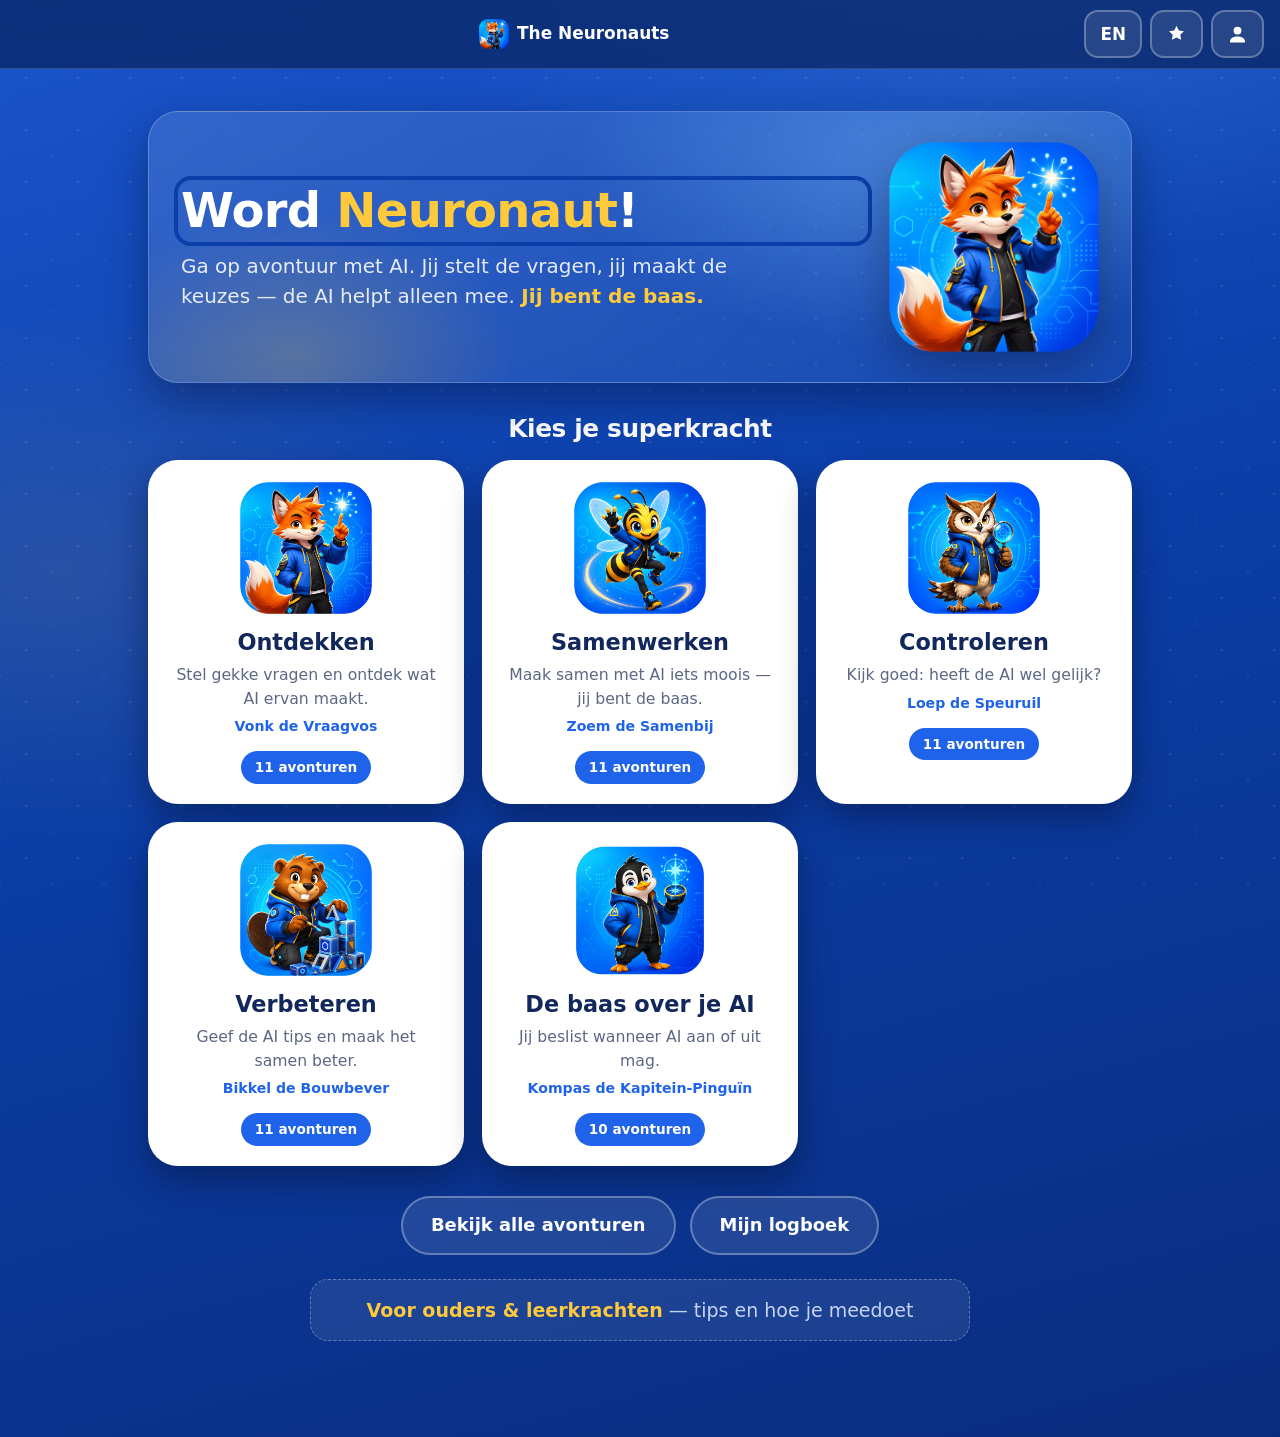
<file: app.html>
<!DOCTYPE html>
<html lang="nl">
<head>
  <meta charset="utf-8" />
  <meta name="viewport" content="width=device-width, initial-scale=1, viewport-fit=cover" />
  <meta name="theme-color" content="#FDF9F3" />
  <title>The Neuronauts</title>
  <meta name="description" content="Speelse AI-avonturen voor kinderen (9–12) om samen met een volwassene nieuwsgierig, kritisch en zelfstandig met AI te leren omgaan. Playful AI adventures for kids to learn to stay in charge of AI." />
  <meta property="og:title" content="The Neuronauts" />
  <meta property="og:description" content="Mini AI-avonturen voor kinderen: AI is het vertrekpunt, niet het eindpunt — de mens houdt de regie." />
  <meta property="og:type" content="website" />
  <link rel="stylesheet" href="styles.css?v=8" />
  <link rel="manifest" href="manifest.json" />
  <link rel="icon" href="icon-192.png" />
  <link rel="apple-touch-icon" href="apple-touch-icon.png" />
</head>
<body>
  <a class="skip-link" href="#app">Naar de inhoud</a>
  <div id="app" role="main">
    <!-- De app wordt hier door app.js opgebouwd. -->
    <noscript>
      <p style="padding:2rem;font-size:1.2rem">
        Zet JavaScript aan om The Neuronauts te gebruiken. /
        Please enable JavaScript to use The Neuronauts.
      </p>
    </noscript>
  </div>

  <!-- Configuratie & taal -->
  <script src="config.js?v=8"></script>
  <script src="i18n.js?v=8"></script>
  <!-- Kaartdata (data-gedreven; nieuwe kaart = object toevoegen, geen code) -->
  <script src="cards-nl.js?v=8"></script>
  <script src="cards-en.js?v=8"></script>
  <!-- Voortgang lokaal op het apparaat -->
  <script src="storage.js?v=8"></script>
  <!-- De app zelf -->
  <script src="app.js?v=8"></script>
  <script>
    // Installeerbaar + offline (PWA). Werkt alleen via https of localhost;
    // bij openen als los bestand (file://) draait de app gewoon zonder.
    if ('serviceWorker' in navigator &&
        (location.protocol === 'https:' || location.hostname === 'localhost' || location.hostname === '127.0.0.1')) {
      navigator.serviceWorker.register('sw.js').catch(function () {});
    }
  </script>
</body>
</html>
</file>
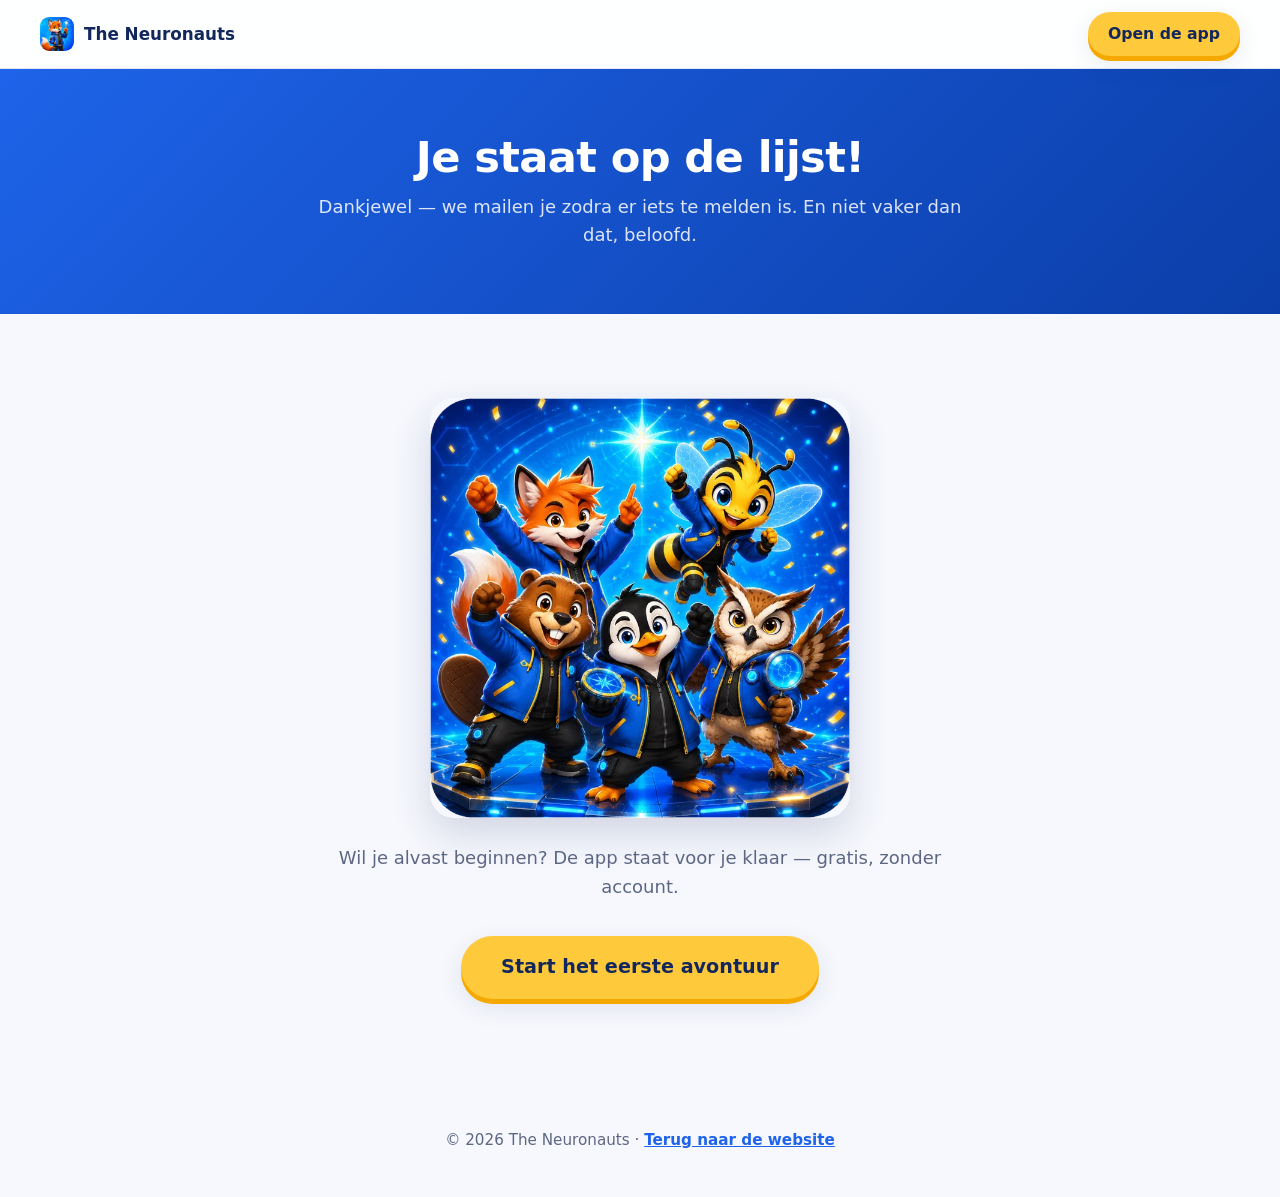
<file: bedankt.html>
<!DOCTYPE html>
<html lang="nl">
<head>
  <meta charset="utf-8" />
  <meta name="viewport" content="width=device-width, initial-scale=1, viewport-fit=cover" />
  <meta name="theme-color" content="#0B3EA8" />
  <title>Bedankt! — The Neuronauts</title>
  <meta name="robots" content="noindex" />
  <link rel="stylesheet" href="site.css?v=11" />
  <link rel="icon" href="icon-192.png" />
</head>
<body>

<header class="s-topbar">
  <a class="s-brand" href="index.html">
    <img src="icon-192.png" alt="" class="s-logo">
    <span>The Neuronauts</span>
  </a>
  <nav class="s-nav">
    <a class="s-cta small" href="app.html" data-i18n="openApp">Open de app</a>
  </nav>
</header>

<main>
  <section class="s-pagehero">
    <h1 data-i18n="bTitle">Je staat op de lijst!</h1>
    <p data-i18n="bSub">Dankjewel — we mailen je zodra er iets te melden is. En niet vaker dan dat, beloofd.</p>
  </section>
  <section class="s-block" style="text-align:center;">
    <img src="art-viering.webp" alt="De mascottes vieren feest" style="max-width:420px;border-radius:24px;margin:0 auto 26px;box-shadow:0 16px 40px rgba(18,40,92,.16);">
    <p class="s-block-sub" data-i18n="bTip">Wil je alvast beginnen? De app staat voor je klaar — gratis, zonder account.</p>
    <a class="s-cta big" href="app.html" data-i18n="bCta">Start het eerste avontuur</a>
  </section>
</main>

<footer class="s-footer" style="text-align:center;padding:30px;color:#5D6784;">
  <p>© 2026 The Neuronauts · <a href="index.html" style="color:#1E63E9;font-weight:700;" data-i18n="bTerug">Terug naar de website</a></p>
</footer>

<script src="site.js?v=11"></script>
</body>
</html>
</file>
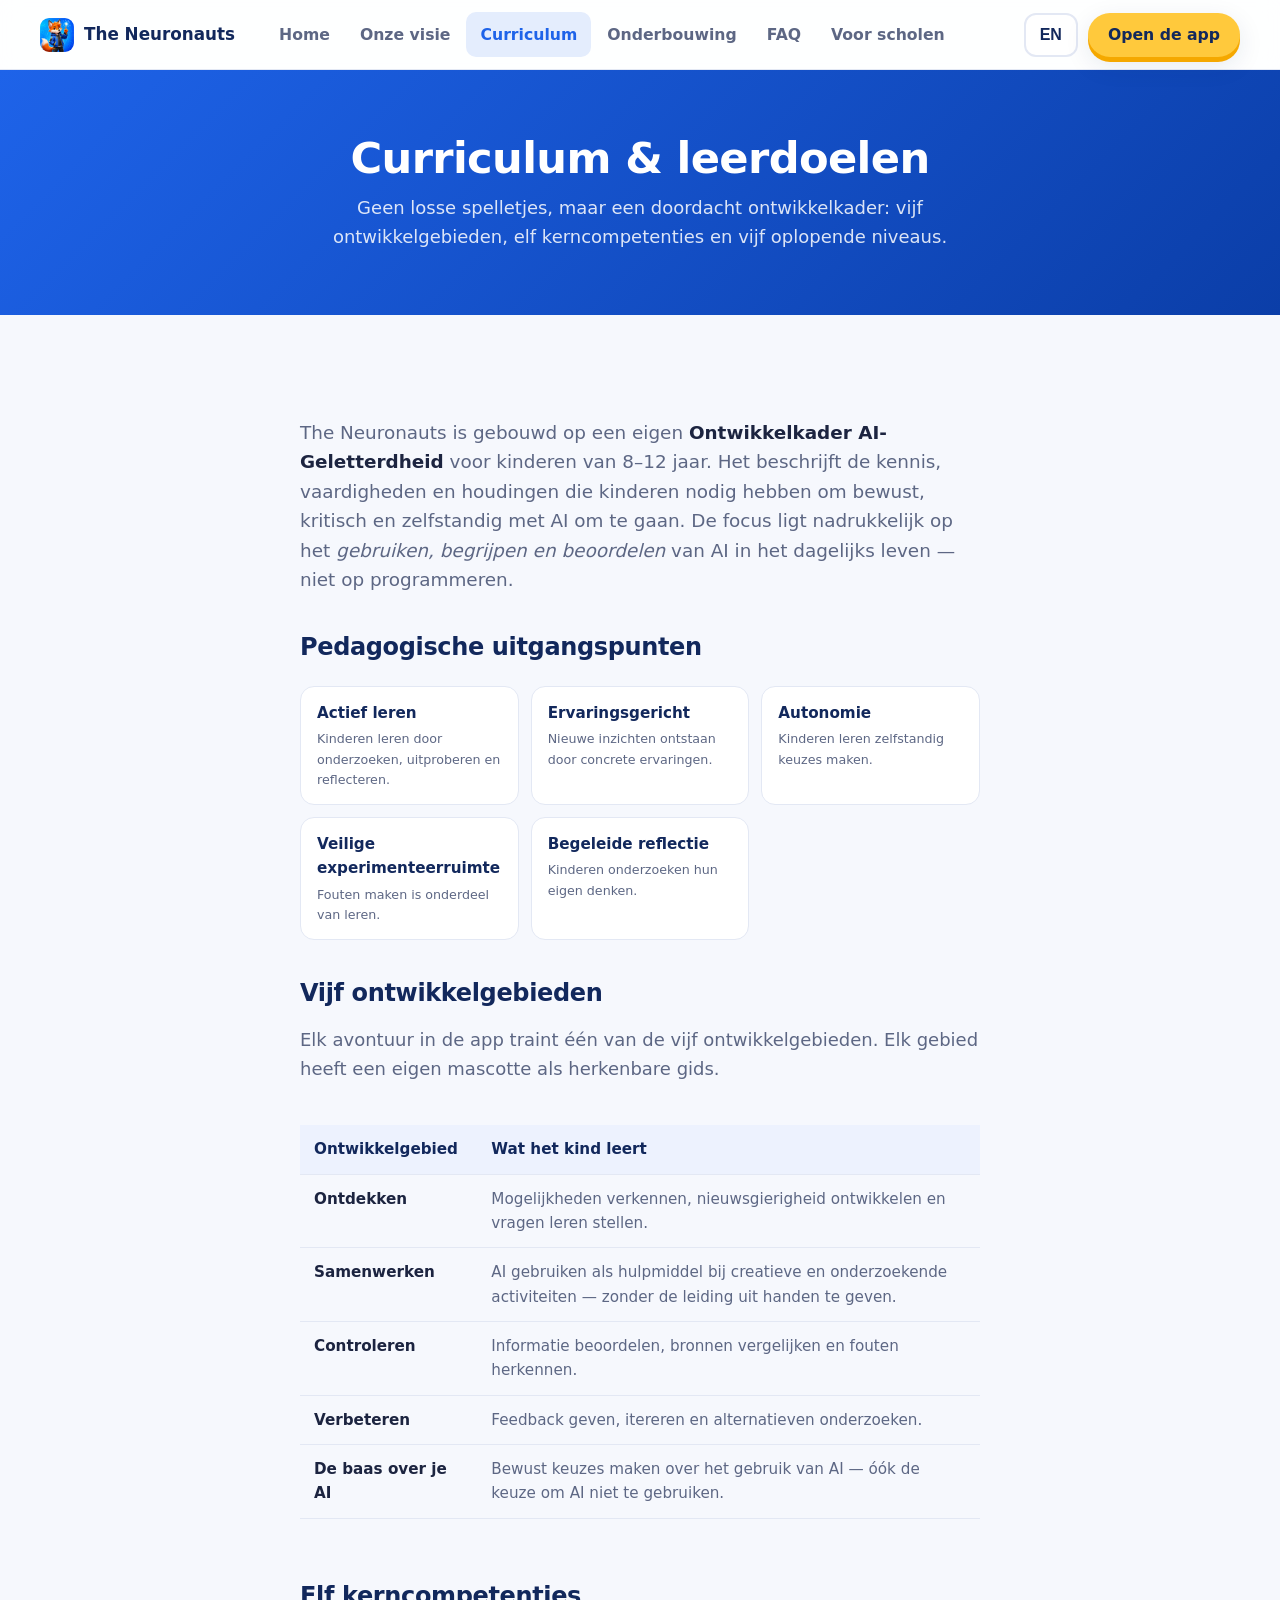
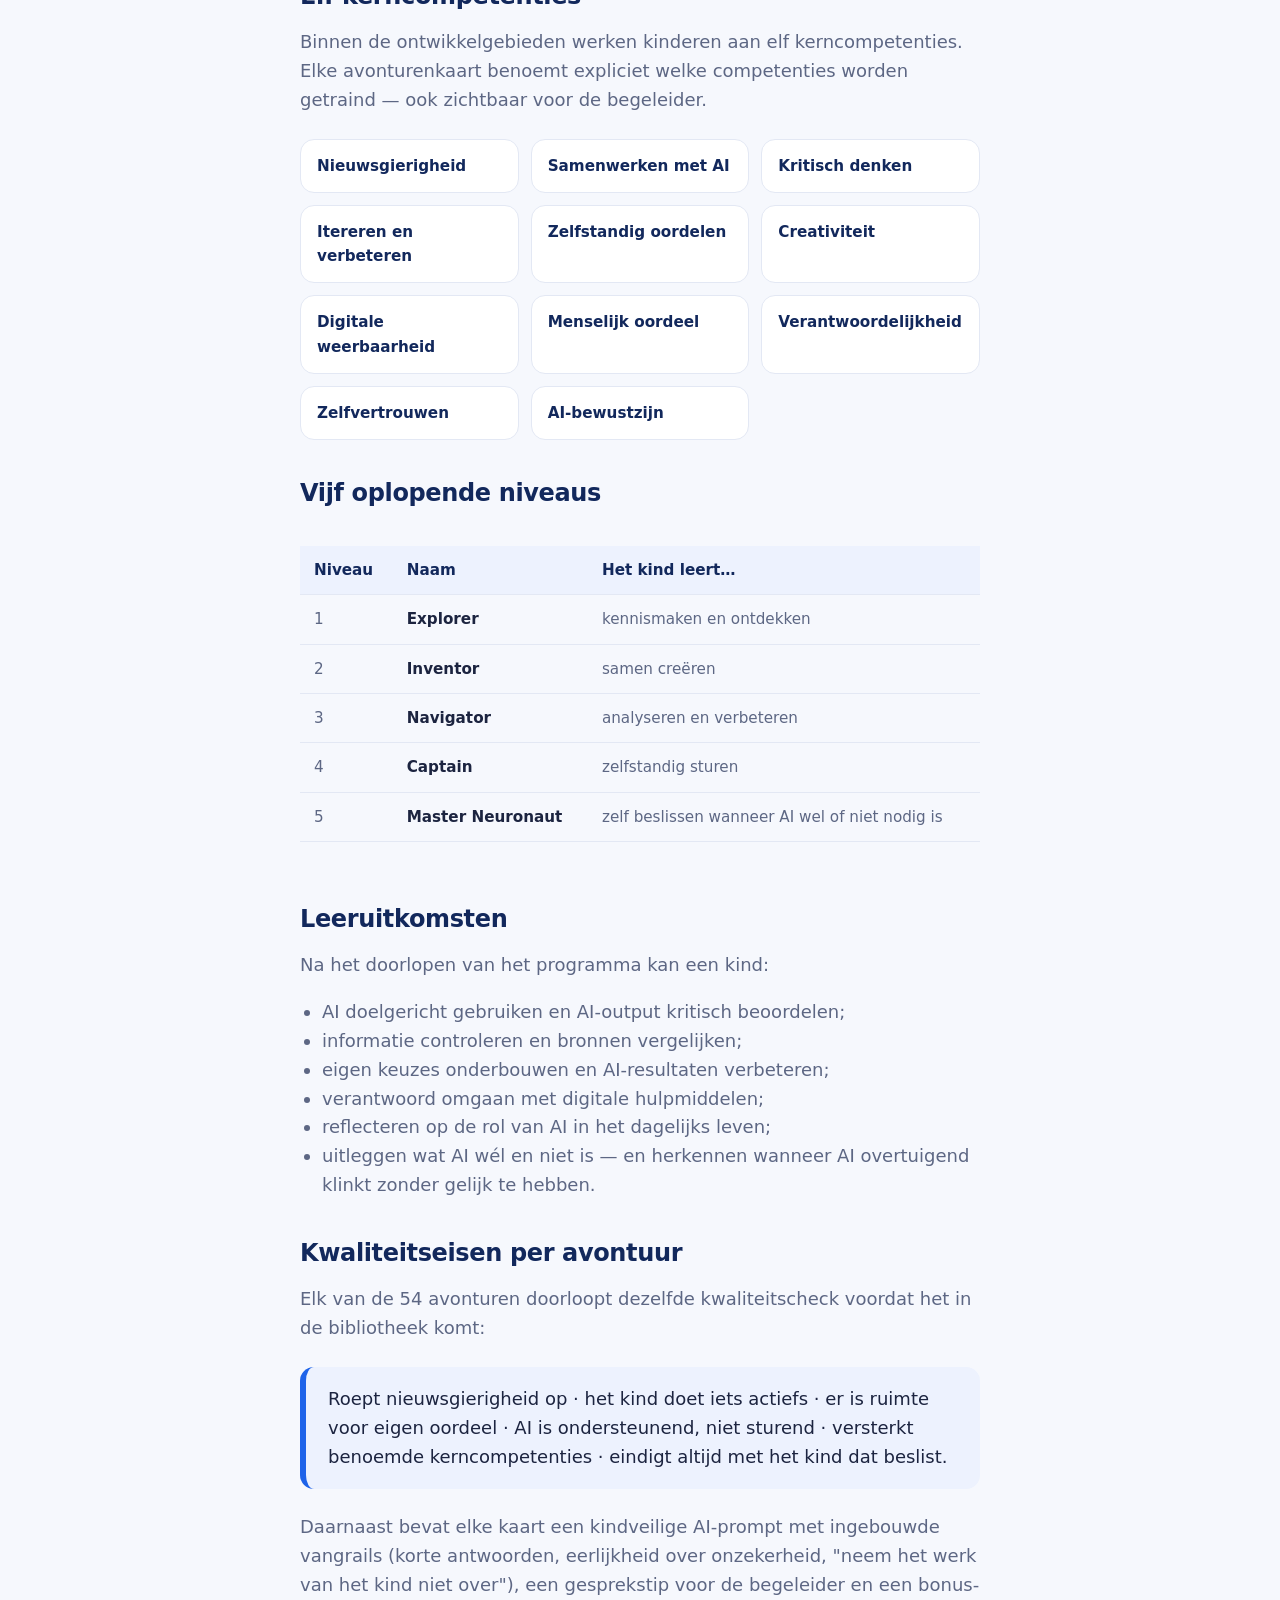
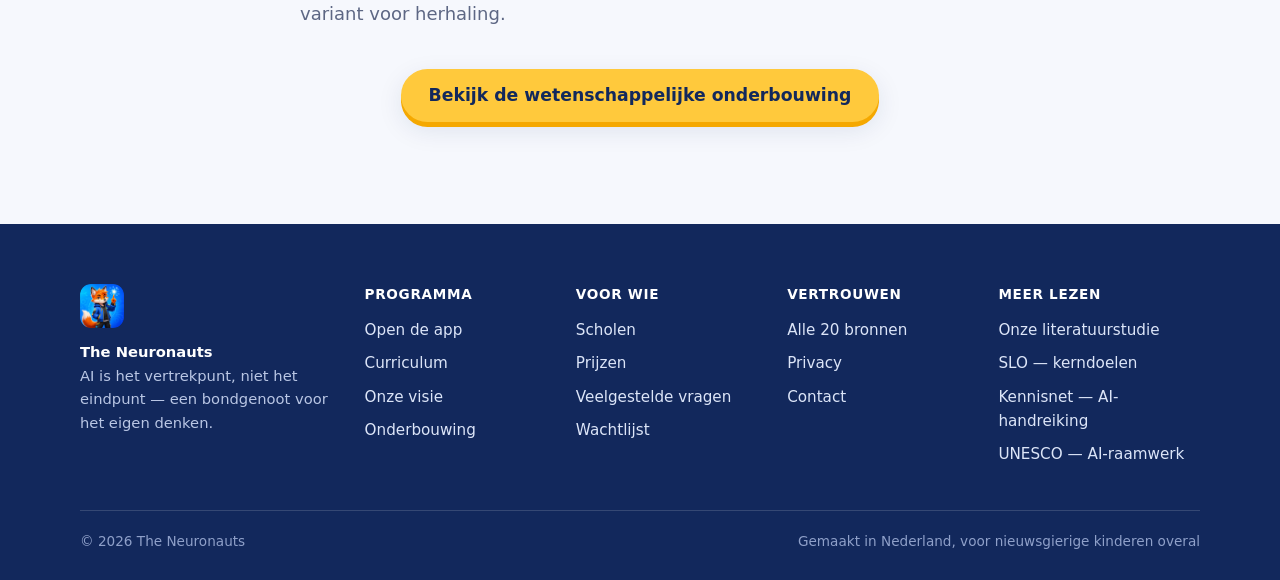
<file: curriculum.html>
<!DOCTYPE html>
<html lang="nl">
<head>
  <meta charset="utf-8" />
  <meta name="viewport" content="width=device-width, initial-scale=1, viewport-fit=cover" />
  <meta name="theme-color" content="#0B3EA8" />
  <title>Curriculum &amp; leerdoelen — The Neuronauts</title>
  <meta name="description" content="Het AI Explorer-curriculum: 5 ontwikkelgebieden, 11 kerncompetenties, 5 niveaus en concrete leeruitkomsten voor AI-geletterdheid bij kinderen van 9-12 jaar." />
  <link rel="stylesheet" href="site.css?v=11" />
  <link rel="icon" href="icon-192.png" />
  <link rel="apple-touch-icon" href="apple-touch-icon.png" />
</head>
<body>

<header class="s-topbar">
  <a class="s-brand" href="index.html">
    <img src="icon-192.png" alt="" class="s-logo">
    <span>The Neuronauts</span>
  </a>
  <nav class="s-menu" id="menu">
    <a href="index.html" data-i18n="navHome">Home</a>
    <a href="visie.html" data-i18n="navVisie">Onze visie</a>
    <a href="curriculum.html" class="active" data-i18n="navCurriculum">Curriculum</a>
    <a href="onderbouwing.html" data-i18n="navOnderbouwing">Onderbouwing</a>
    <a href="index.html#faq" data-i18n="navFaq">FAQ</a>
    <a href="index.html#scholen" data-i18n="navScholen">Voor scholen</a>
  </nav>
  <nav class="s-nav">
    <button class="s-menu-toggle" id="menuBtn" aria-label="Menu"><span></span></button>
    <button class="s-lang" id="langBtn" aria-label="Switch language">EN</button>
    <a class="s-cta small" href="app.html" data-i18n="openApp">Open de app</a>
  </nav>
</header>

<main>
  <section class="s-pagehero">
    <h1 data-i18n="cTitle">Curriculum &amp; leerdoelen</h1>
    <p data-i18n="cSub">Geen losse spelletjes, maar een doordacht ontwikkelkader: vijf ontwikkelgebieden, elf kerncompetenties en vijf oplopende niveaus.</p>
  </section>

  <section class="s-block s-prose">
    <p class="s-lead" data-i18n="c1">The Neuronauts is gebouwd op een eigen <strong>Ontwikkelkader AI-Geletterdheid</strong> voor kinderen van 8–12 jaar. Het beschrijft de kennis, vaardigheden en houdingen die kinderen nodig hebben om bewust, kritisch en zelfstandig met AI om te gaan. De focus ligt nadrukkelijk op het <em>gebruiken, begrijpen en beoordelen</em> van AI in het dagelijks leven — niet op programmeren.</p>

    <h2 data-i18n="cPedT">Pedagogische uitgangspunten</h2>
    <div class="s-comps">
      <div class="s-comp" data-i18n="cPed1">Actief leren<small>Kinderen leren door onderzoeken, uitproberen en reflecteren.</small></div>
      <div class="s-comp" data-i18n="cPed2">Ervaringsgericht<small>Nieuwe inzichten ontstaan door concrete ervaringen.</small></div>
      <div class="s-comp" data-i18n="cPed3">Autonomie<small>Kinderen leren zelfstandig keuzes maken.</small></div>
      <div class="s-comp" data-i18n="cPed4">Veilige experimenteerruimte<small>Fouten maken is onderdeel van leren.</small></div>
      <div class="s-comp" data-i18n="cPed5">Begeleide reflectie<small>Kinderen onderzoeken hun eigen denken.</small></div>
    </div>

    <h2 data-i18n="cGebT">Vijf ontwikkelgebieden</h2>
    <p data-i18n="cGeb0">Elk avontuur in de app traint één van de vijf ontwikkelgebieden. Elk gebied heeft een eigen mascotte als herkenbare gids.</p>
    <div class="s-tabel-wrap"><table class="s-tabel">
      <tr><th data-i18n="cTh1">Ontwikkelgebied</th><th data-i18n="cTh2">Wat het kind leert</th></tr>
      <tr><td><strong data-i18n="cGeb1t">Ontdekken</strong></td><td data-i18n="cGeb1">Mogelijkheden verkennen, nieuwsgierigheid ontwikkelen en vragen leren stellen.</td></tr>
      <tr><td><strong data-i18n="cGeb2t">Samenwerken</strong></td><td data-i18n="cGeb2">AI gebruiken als hulpmiddel bij creatieve en onderzoekende activiteiten — zonder de leiding uit handen te geven.</td></tr>
      <tr><td><strong data-i18n="cGeb3t">Controleren</strong></td><td data-i18n="cGeb3">Informatie beoordelen, bronnen vergelijken en fouten herkennen.</td></tr>
      <tr><td><strong data-i18n="cGeb4t">Verbeteren</strong></td><td data-i18n="cGeb4">Feedback geven, itereren en alternatieven onderzoeken.</td></tr>
      <tr><td><strong data-i18n="cGeb5t">De baas over je AI</strong></td><td data-i18n="cGeb5">Bewust keuzes maken over het gebruik van AI — óók de keuze om AI niet te gebruiken.</td></tr>
    </table></div>

    <h2 data-i18n="cCompT">Elf kerncompetenties</h2>
    <p data-i18n="cComp0">Binnen de ontwikkelgebieden werken kinderen aan elf kerncompetenties. Elke avonturenkaart benoemt expliciet welke competenties worden getraind — ook zichtbaar voor de begeleider.</p>
    <div class="s-comps">
      <div class="s-comp" data-i18n="cC1">Nieuwsgierigheid</div>
      <div class="s-comp" data-i18n="cC2">Samenwerken met AI</div>
      <div class="s-comp" data-i18n="cC3">Kritisch denken</div>
      <div class="s-comp" data-i18n="cC4">Itereren en verbeteren</div>
      <div class="s-comp" data-i18n="cC5">Zelfstandig oordelen</div>
      <div class="s-comp" data-i18n="cC6">Creativiteit</div>
      <div class="s-comp" data-i18n="cC7">Digitale weerbaarheid</div>
      <div class="s-comp" data-i18n="cC8">Menselijk oordeel</div>
      <div class="s-comp" data-i18n="cC9">Verantwoordelijkheid</div>
      <div class="s-comp" data-i18n="cC10">Zelfvertrouwen</div>
      <div class="s-comp" data-i18n="cC11">AI-bewustzijn</div>
    </div>

    <h2 data-i18n="cNivT">Vijf oplopende niveaus</h2>
    <div class="s-tabel-wrap"><table class="s-tabel">
      <tr><th data-i18n="cNivTh1">Niveau</th><th data-i18n="cNivTh2">Naam</th><th data-i18n="cNivTh3">Het kind leert…</th></tr>
      <tr><td>1</td><td><strong>Explorer</strong></td><td data-i18n="cNiv1">kennismaken en ontdekken</td></tr>
      <tr><td>2</td><td><strong>Inventor</strong></td><td data-i18n="cNiv2">samen creëren</td></tr>
      <tr><td>3</td><td><strong>Navigator</strong></td><td data-i18n="cNiv3">analyseren en verbeteren</td></tr>
      <tr><td>4</td><td><strong>Captain</strong></td><td data-i18n="cNiv4">zelfstandig sturen</td></tr>
      <tr><td>5</td><td><strong>Master Neuronaut</strong></td><td data-i18n="cNiv5">zelf beslissen wanneer AI wel of niet nodig is</td></tr>
    </table></div>

    <h2 data-i18n="cUitT">Leeruitkomsten</h2>
    <p data-i18n="cUit0">Na het doorlopen van het programma kan een kind:</p>
    <ul>
      <li data-i18n="cUit1">AI doelgericht gebruiken en AI-output kritisch beoordelen;</li>
      <li data-i18n="cUit2">informatie controleren en bronnen vergelijken;</li>
      <li data-i18n="cUit3">eigen keuzes onderbouwen en AI-resultaten verbeteren;</li>
      <li data-i18n="cUit4">verantwoord omgaan met digitale hulpmiddelen;</li>
      <li data-i18n="cUit5">reflecteren op de rol van AI in het dagelijks leven;</li>
      <li data-i18n="cUit6">uitleggen wat AI wél en niet is — en herkennen wanneer AI overtuigend klinkt zonder gelijk te hebben.</li>
    </ul>

    <h2 data-i18n="cKwalT">Kwaliteitseisen per avontuur</h2>
    <p data-i18n="cKwal0">Elk van de 54 avonturen doorloopt dezelfde kwaliteitscheck voordat het in de bibliotheek komt:</p>
    <div class="s-callout"><p data-i18n="cKwal1">Roept nieuwsgierigheid op · het kind doet iets actiefs · er is ruimte voor eigen oordeel · AI is ondersteunend, niet sturend · versterkt benoemde kerncompetenties · eindigt altijd met het kind dat beslist.</p></div>
    <p data-i18n="cKwal2">Daarnaast bevat elke kaart een kindveilige AI-prompt met ingebouwde vangrails (korte antwoorden, eerlijkheid over onzekerheid, "neem het werk van het kind niet over"), een gesprekstip voor de begeleider en een bonus-variant voor herhaling.</p>

    <p style="text-align:center; margin-top:40px;">
      <a class="s-cta" href="onderbouwing.html" data-i18n="cNaarOnderbouwing">Bekijk de wetenschappelijke onderbouwing</a>
    </p>
  </section>
</main>

<footer class="s-footerxl">
  <div class="s-footgrid">
    <div class="s-footbrand">
      <img src="icon-192.png" alt="">
      <p><strong style="color:#fff">The Neuronauts</strong><br>
      <span data-i18n="footTag">AI is het vertrekpunt, niet het eindpunt — een bondgenoot voor het eigen denken.</span></p>
    </div>
    <div class="s-footcol">
      <h5 data-i18n="footProg">Programma</h5>
      <ul>
        <li><a href="app.html" data-i18n="openApp2">Open de app</a></li>
        <li><a href="curriculum.html" data-i18n="navCurriculum2">Curriculum</a></li>
        <li><a href="visie.html" data-i18n="navVisie2">Onze visie</a></li>
        <li><a href="onderbouwing.html" data-i18n="navOnderbouwing2">Onderbouwing</a></li>
      </ul>
    </div>
    <div class="s-footcol">
      <h5 data-i18n="footWie">Voor wie</h5>
      <ul>
        <li><a href="index.html#scholen" data-i18n="footScholen">Scholen</a></li>
        <li><a href="index.html#prijzen" data-i18n="footPrijzen">Prijzen</a></li>
        <li><a href="index.html#faq" data-i18n="footFaq">Veelgestelde vragen</a></li>
        <li><a href="index.html#wachtlijst" data-i18n="footWachtlijst">Wachtlijst</a></li>
      </ul>
    </div>
    <div class="s-footcol">
      <h5 data-i18n="footVertrouwen">Vertrouwen</h5>
      <ul>
        <li><a href="onderbouwing.html" data-i18n="footBronnen">Alle 20 bronnen</a></li>
        <li><a href="privacy.html" data-i18n="footPrivacy">Privacy</a></li>
        <li><a href="mailto:irisfickeryounge@gmail.com" data-i18n="contact">Contact</a></li>
      </ul>
    </div>
    <div class="s-footcol">
      <h5 data-i18n="footLezen">Meer lezen</h5>
      <ul>
        <li><a href="metareview.html" data-i18n="footStudie">Onze literatuurstudie</a></li>
        <li><a href="https://www.actualisatiekerndoelen.nl/digitalegeletterdheid" target="_blank" rel="noopener">SLO — kerndoelen</a></li>
        <li><a href="https://www.kennisnet.nl/artificial-intelligence/handreiking-ai-in-het-onderwijs/" target="_blank" rel="noopener">Kennisnet — AI-handreiking</a></li>
        <li><a href="https://www.unesco.org/en/articles/ai-competency-framework-students" target="_blank" rel="noopener">UNESCO — AI-raamwerk</a></li>
      </ul>
    </div>
  </div>
  <div class="s-footbottom">
    <span>© 2026 The Neuronauts</span>
    <span data-i18n="footMade">Gemaakt in Nederland, voor nieuwsgierige kinderen overal</span>
  </div>
</footer>

<script src="site.js?v=11"></script>
</body>
</html>
</file>
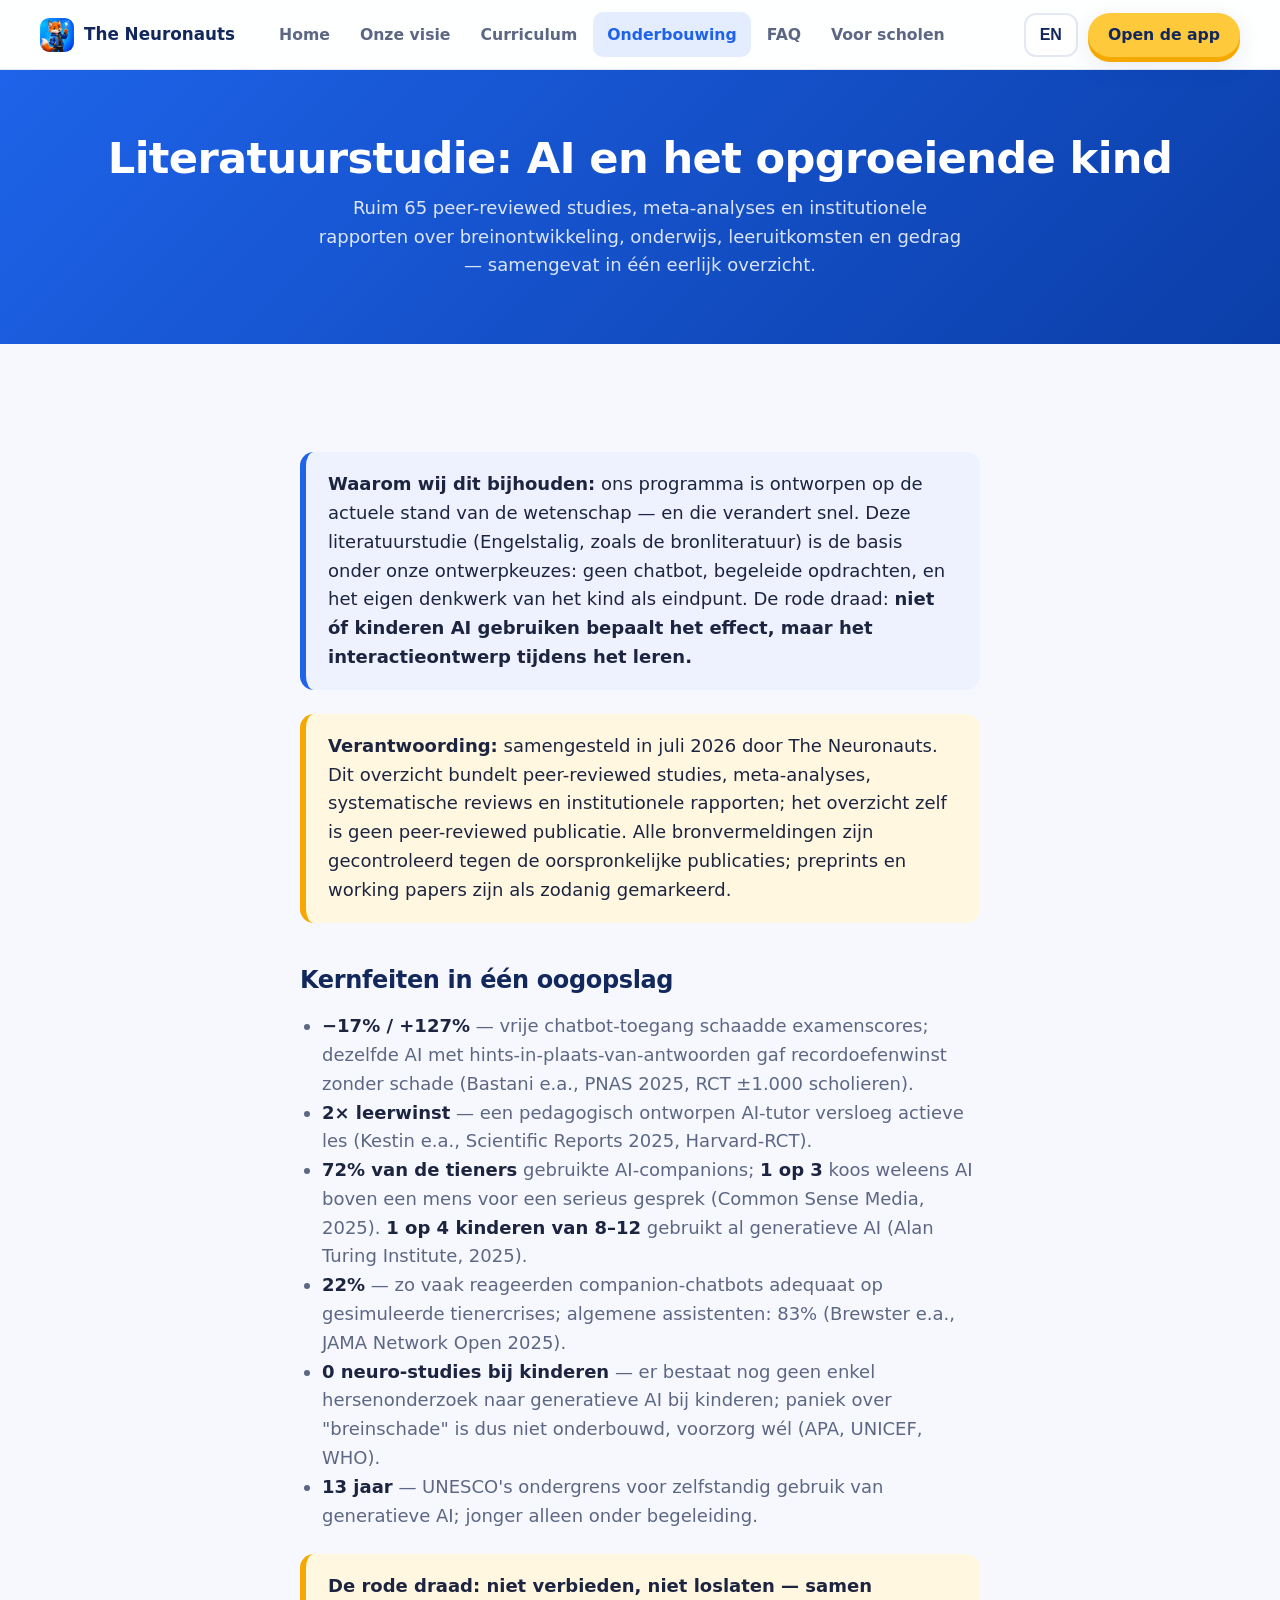
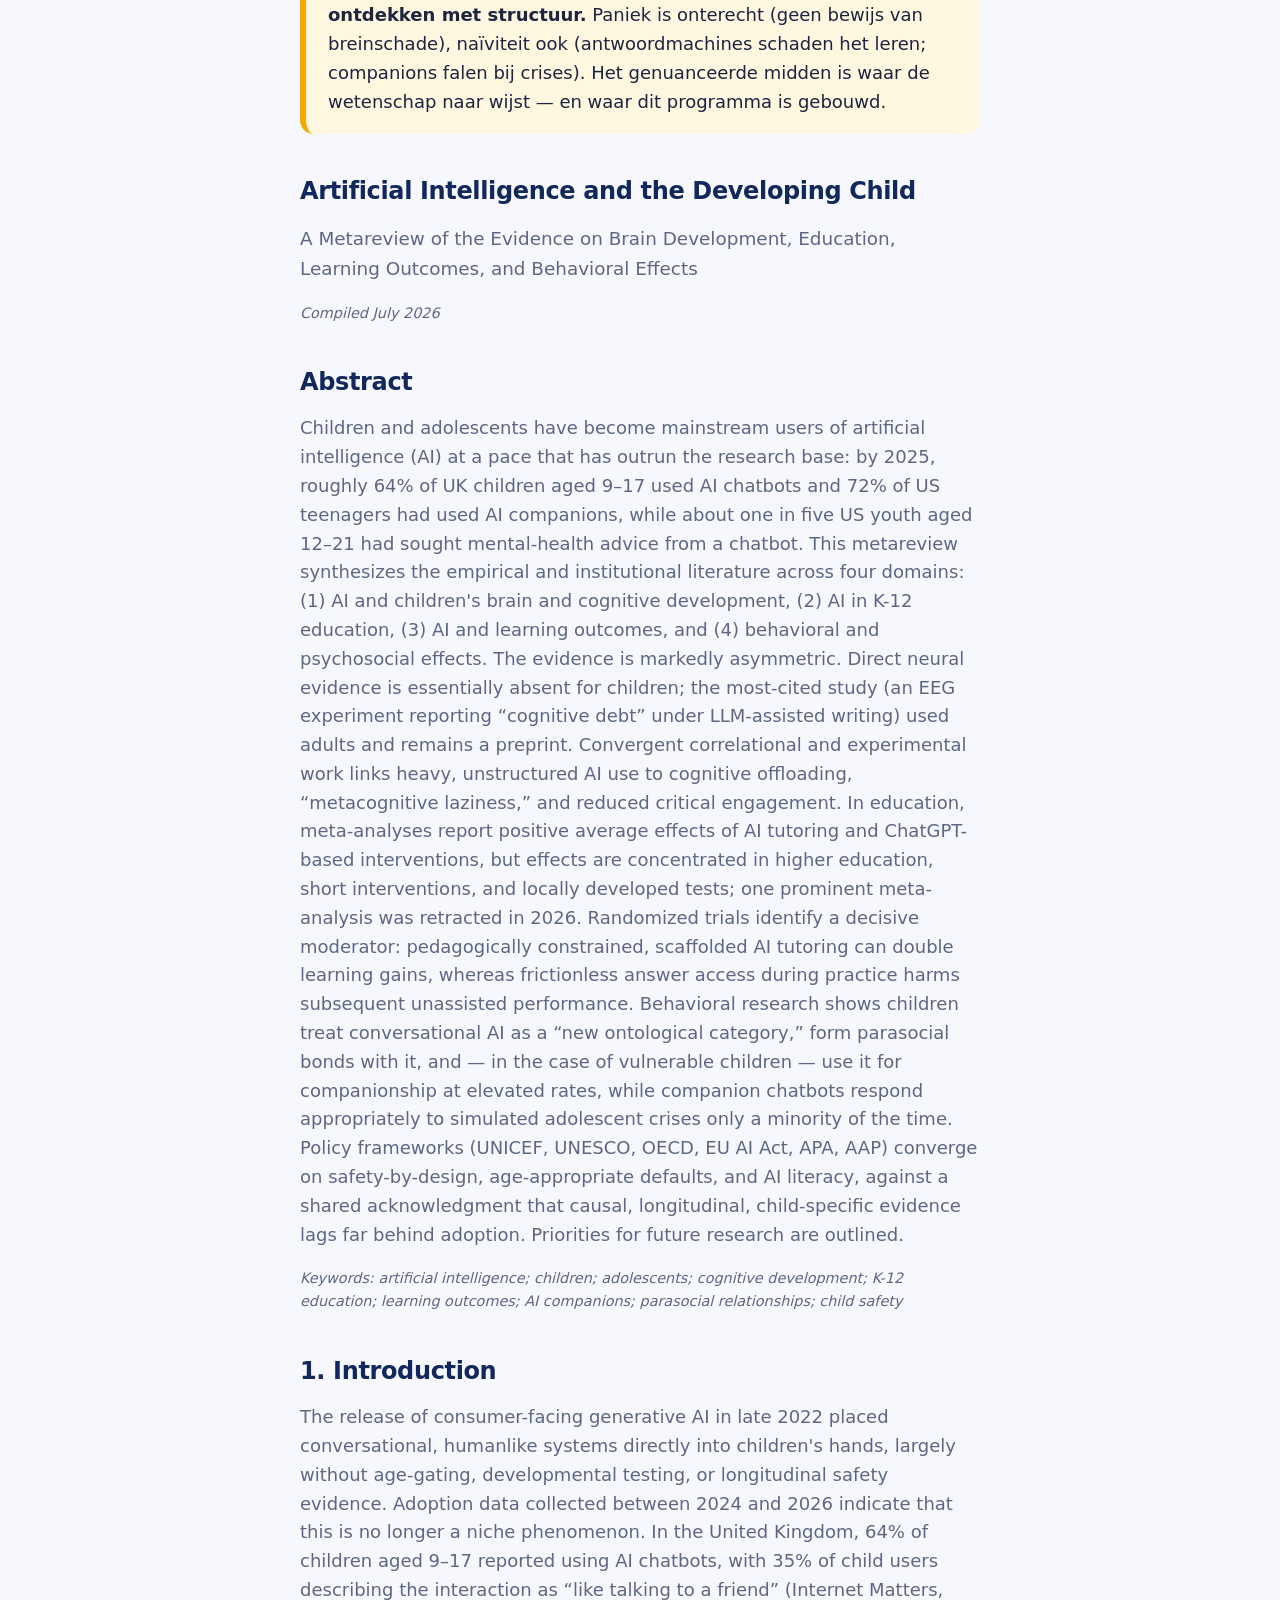
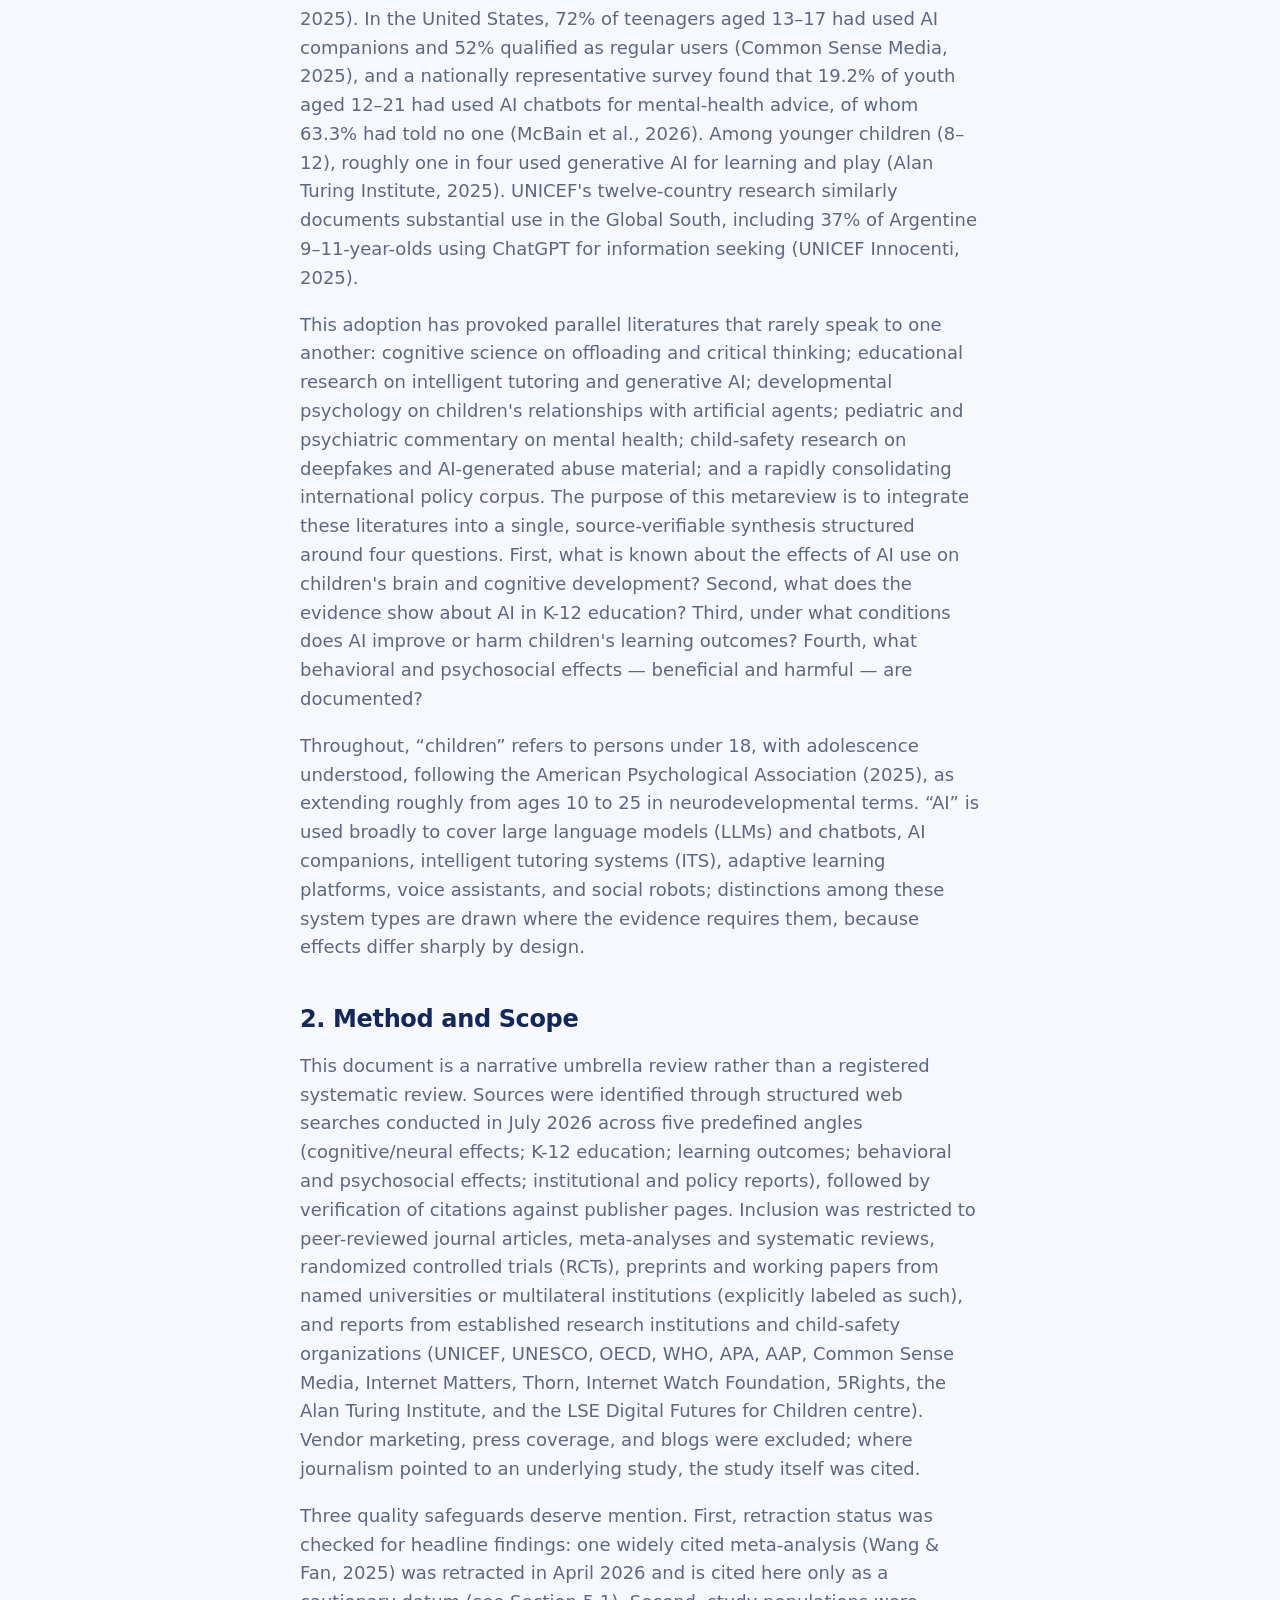
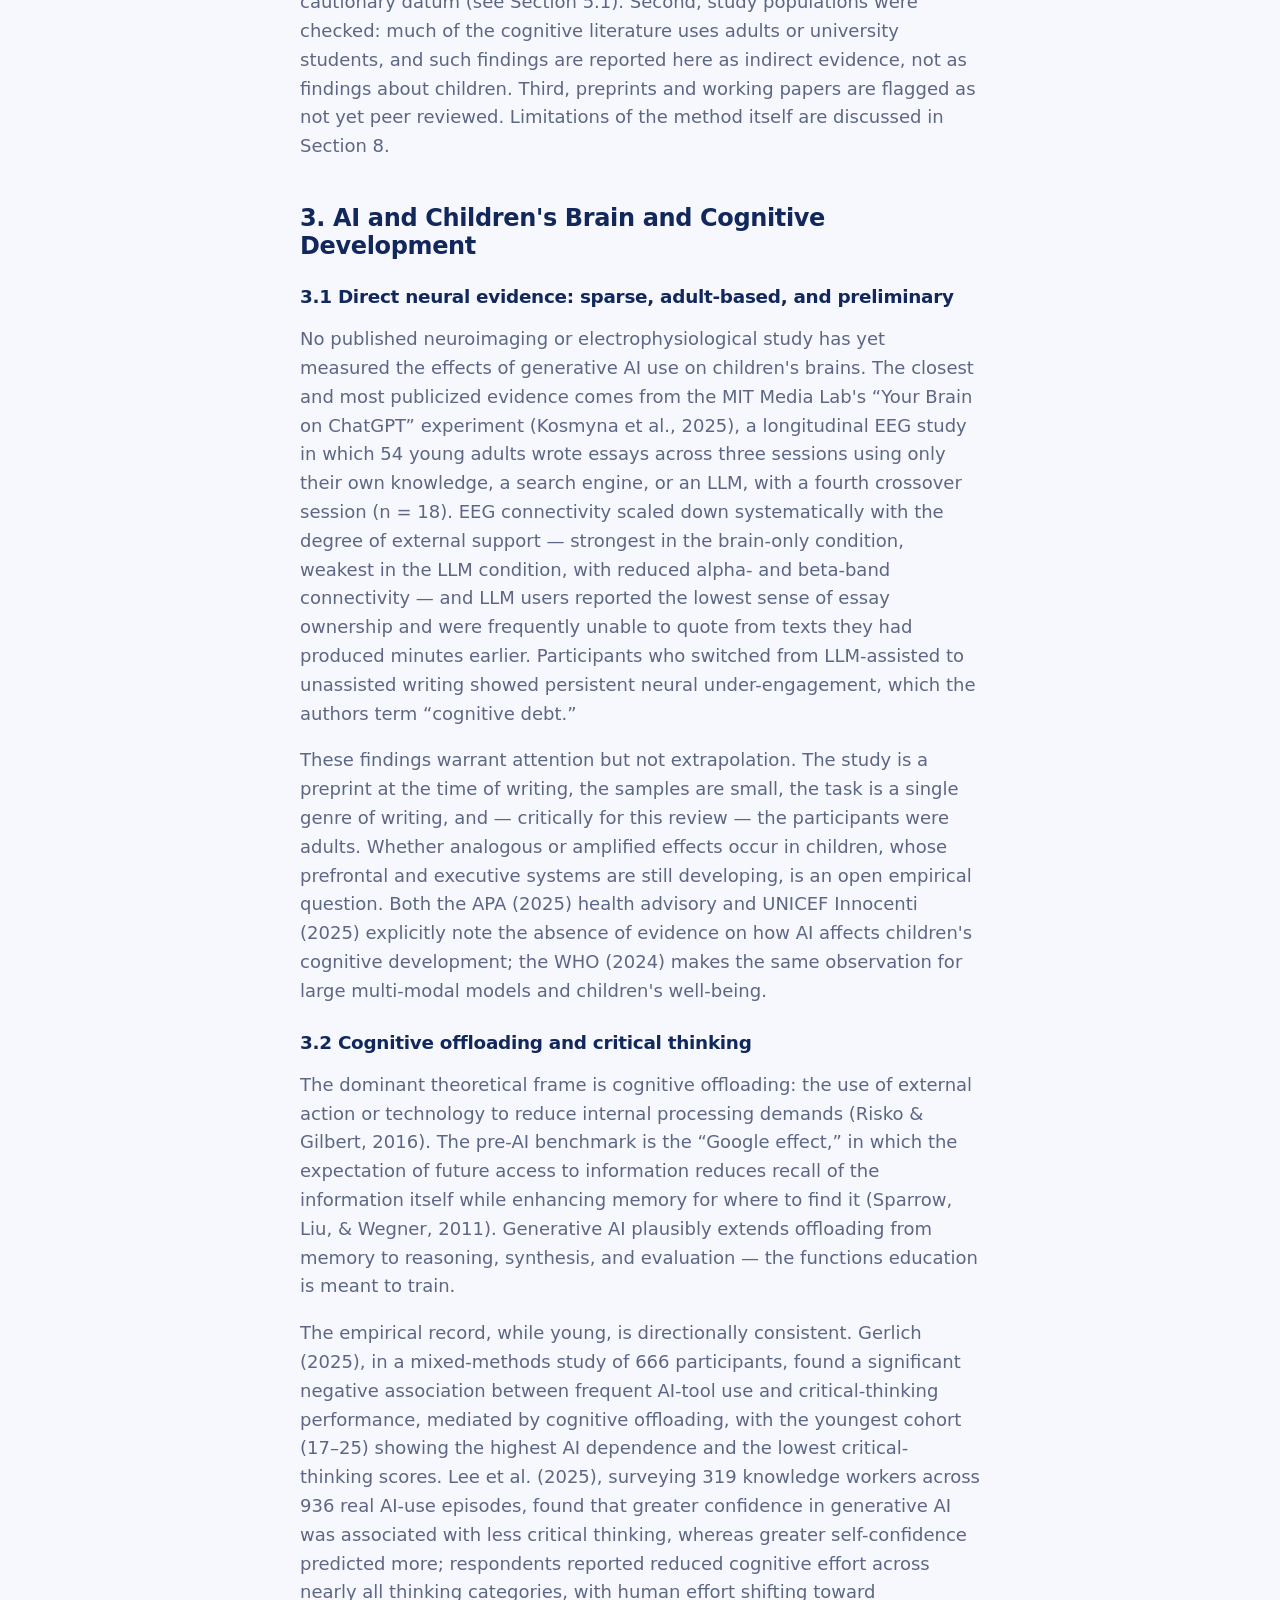
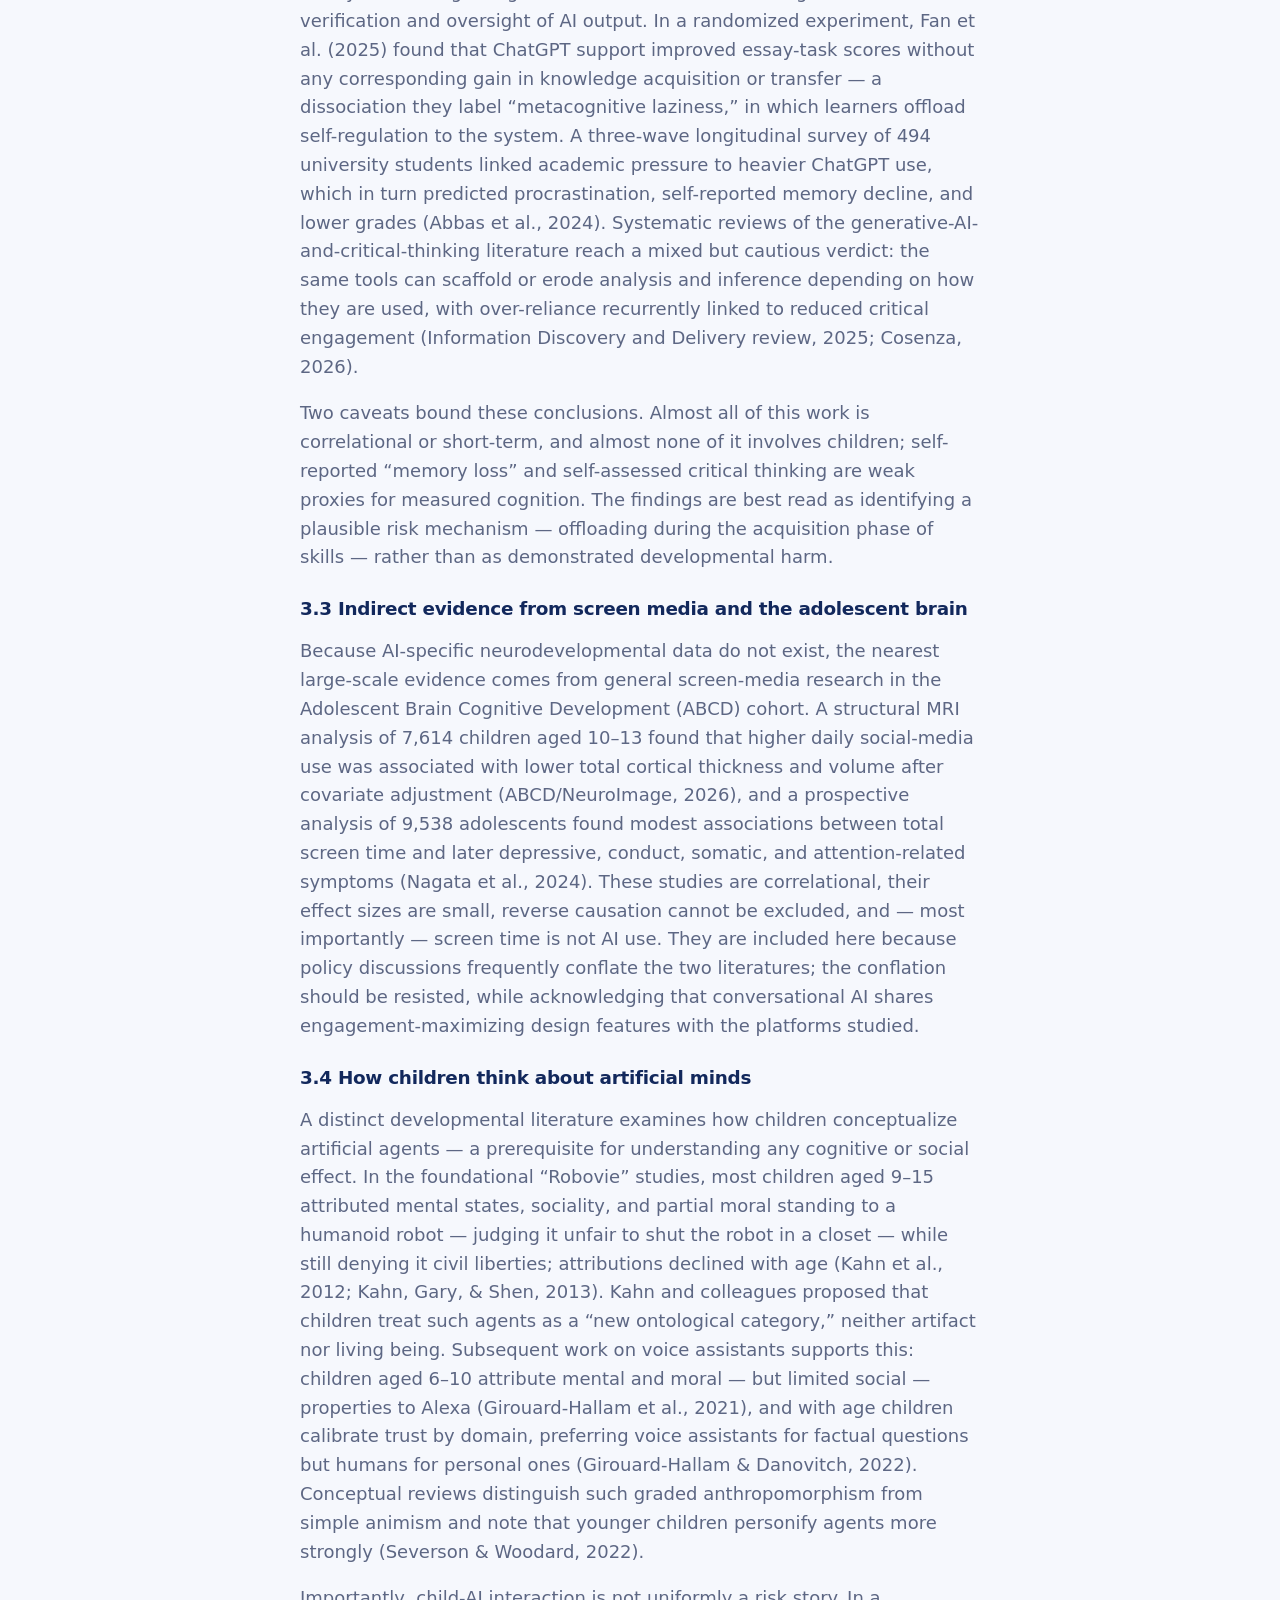
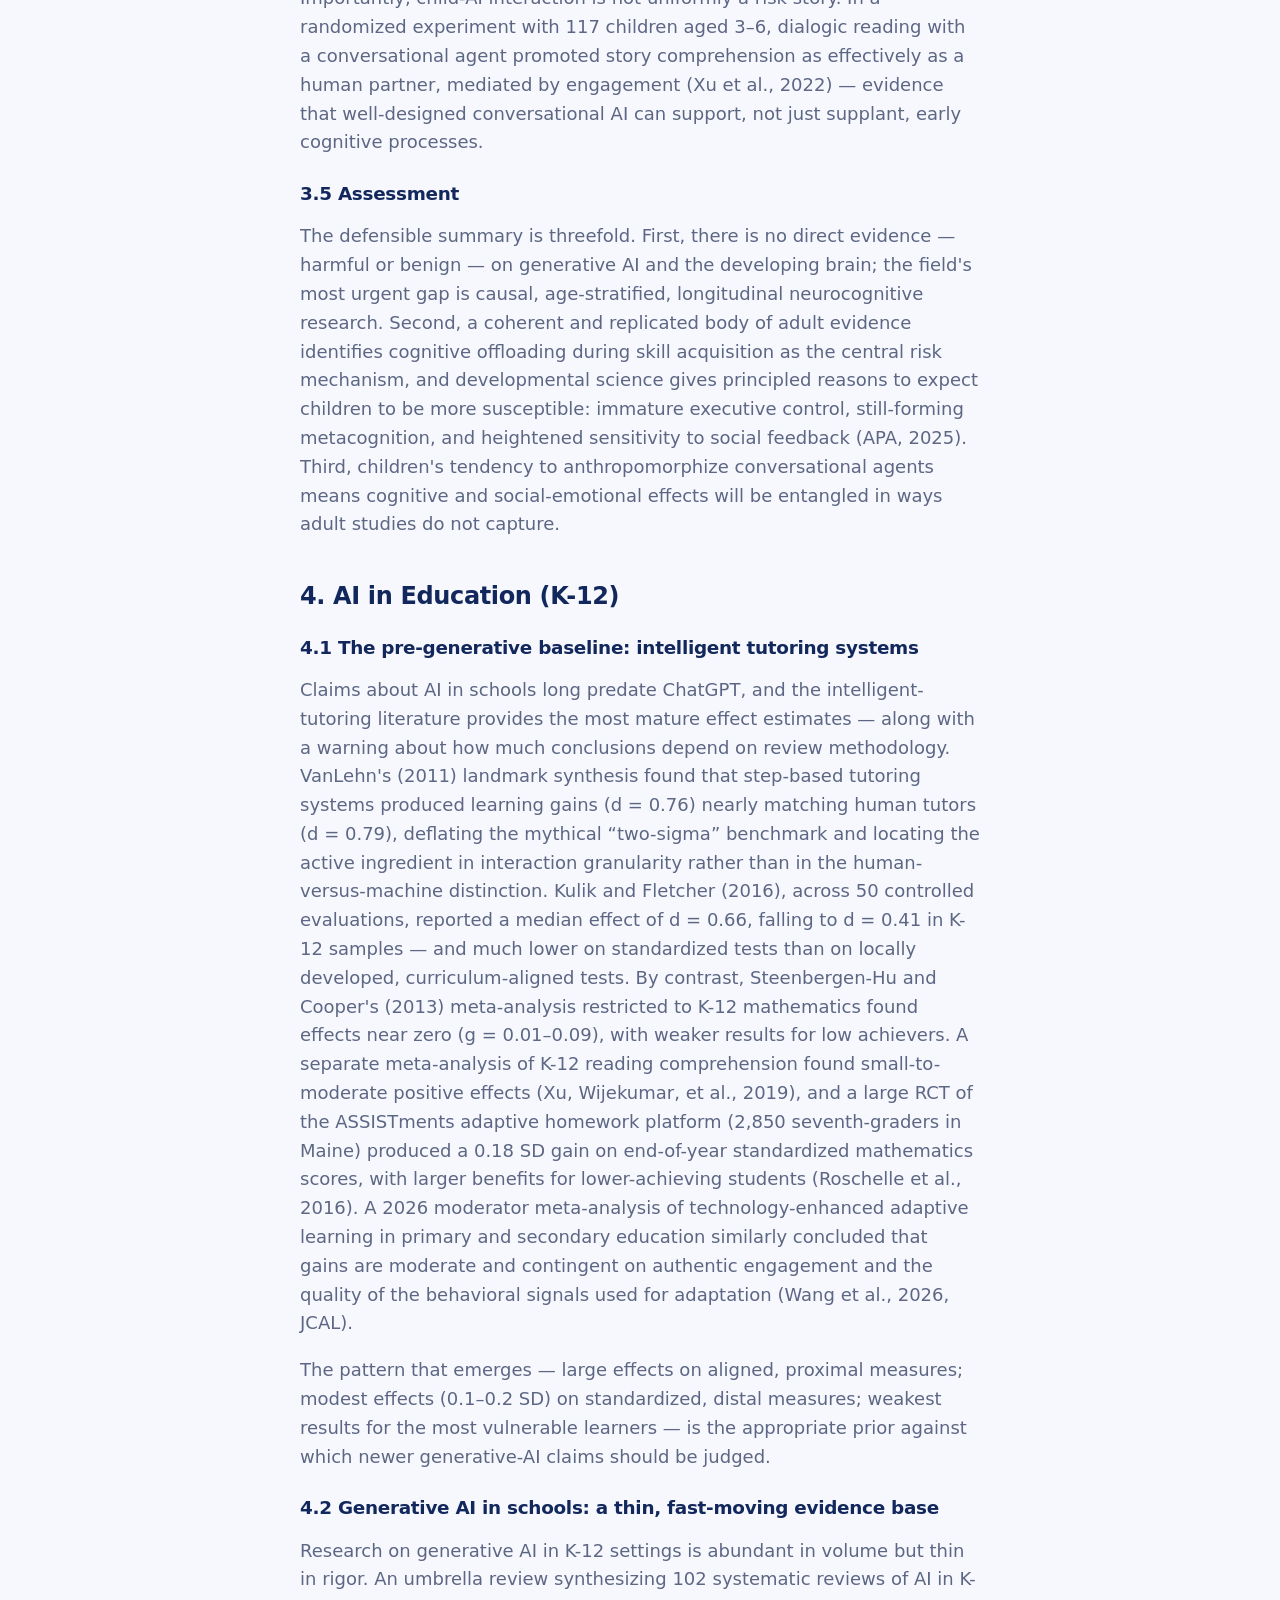
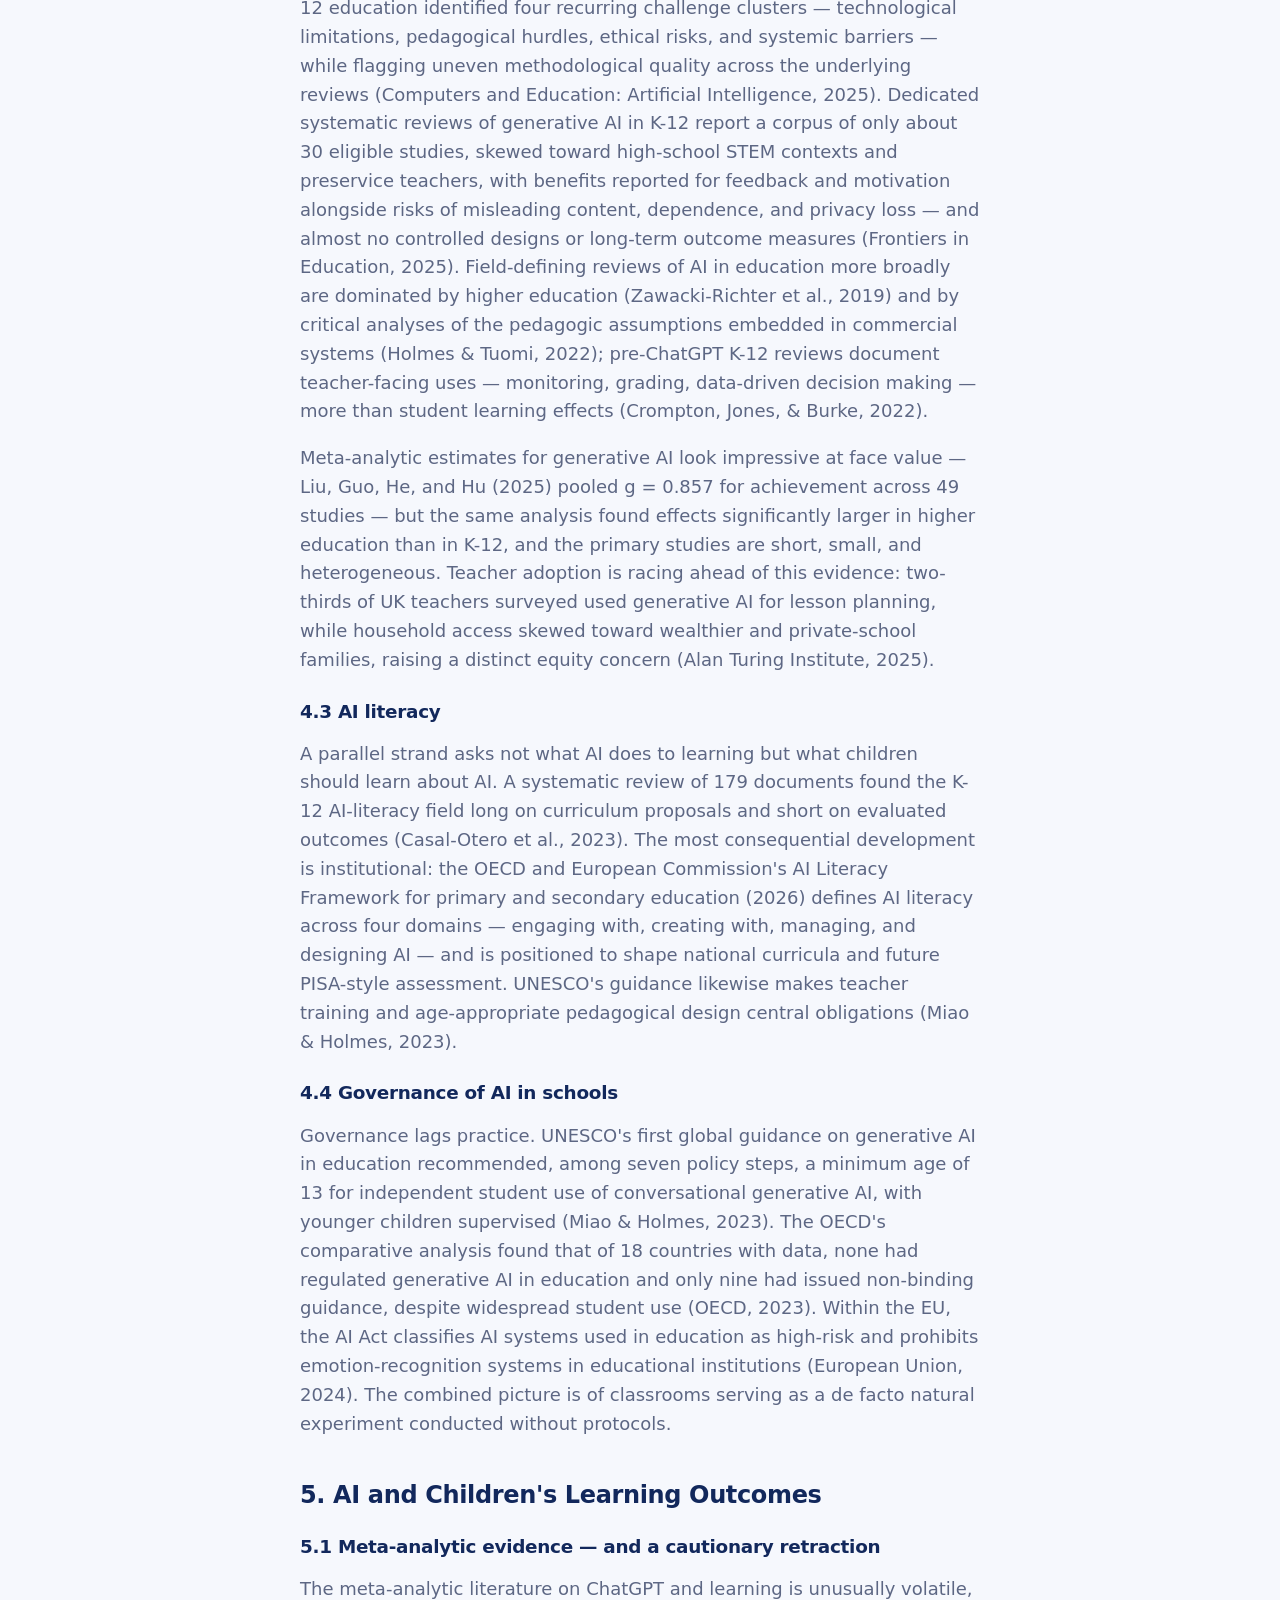
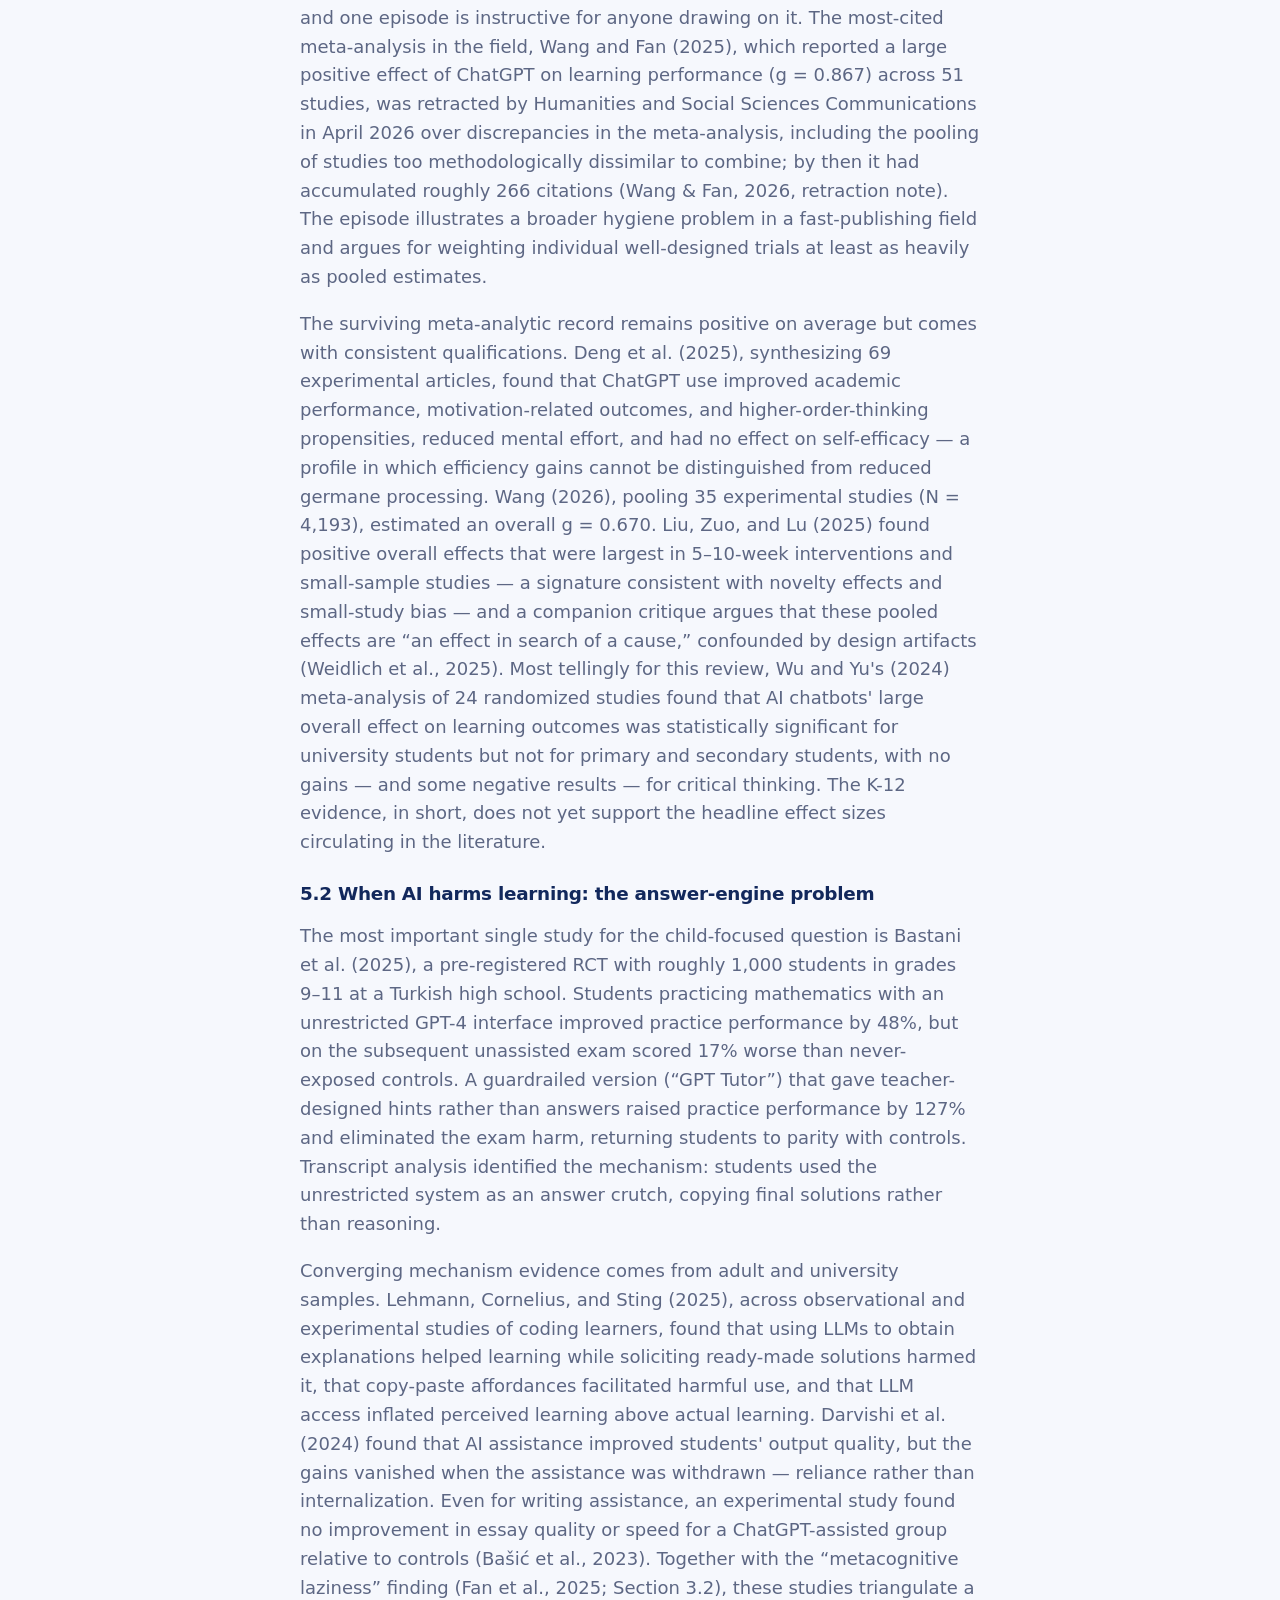
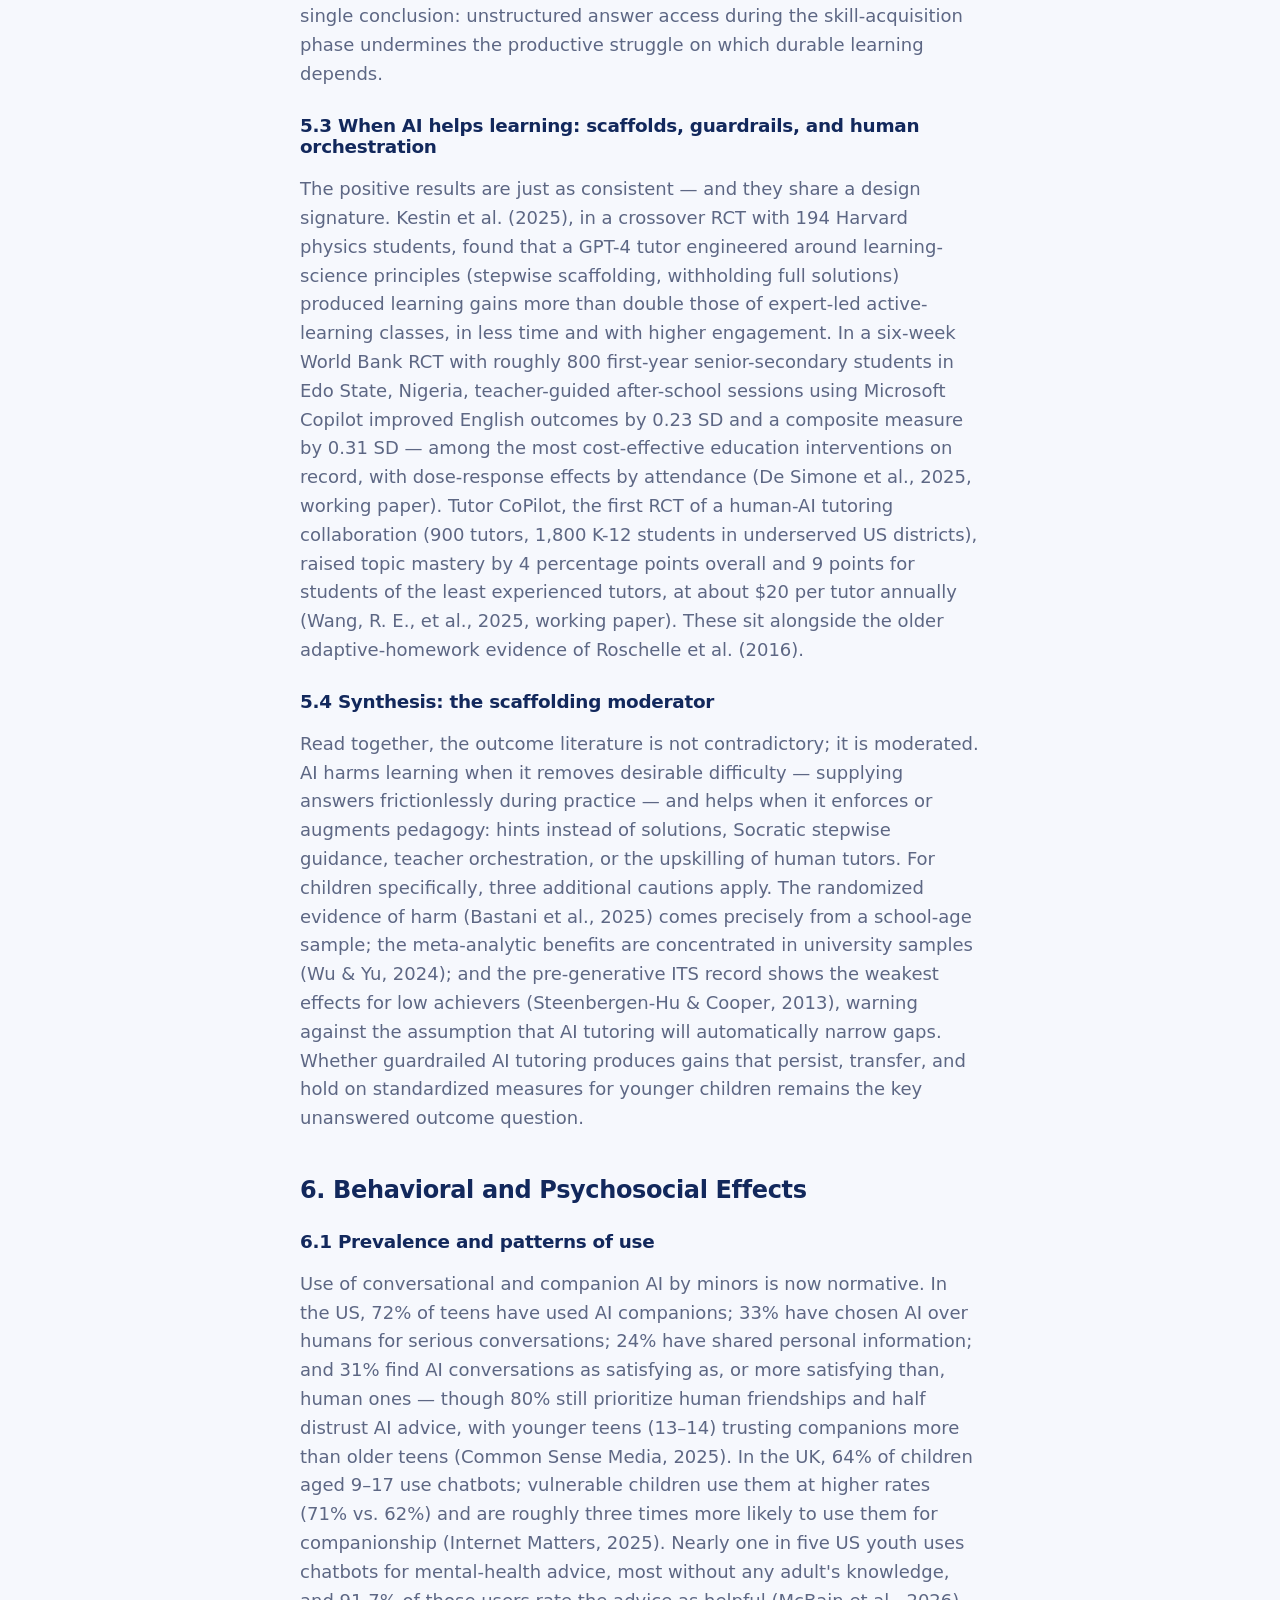
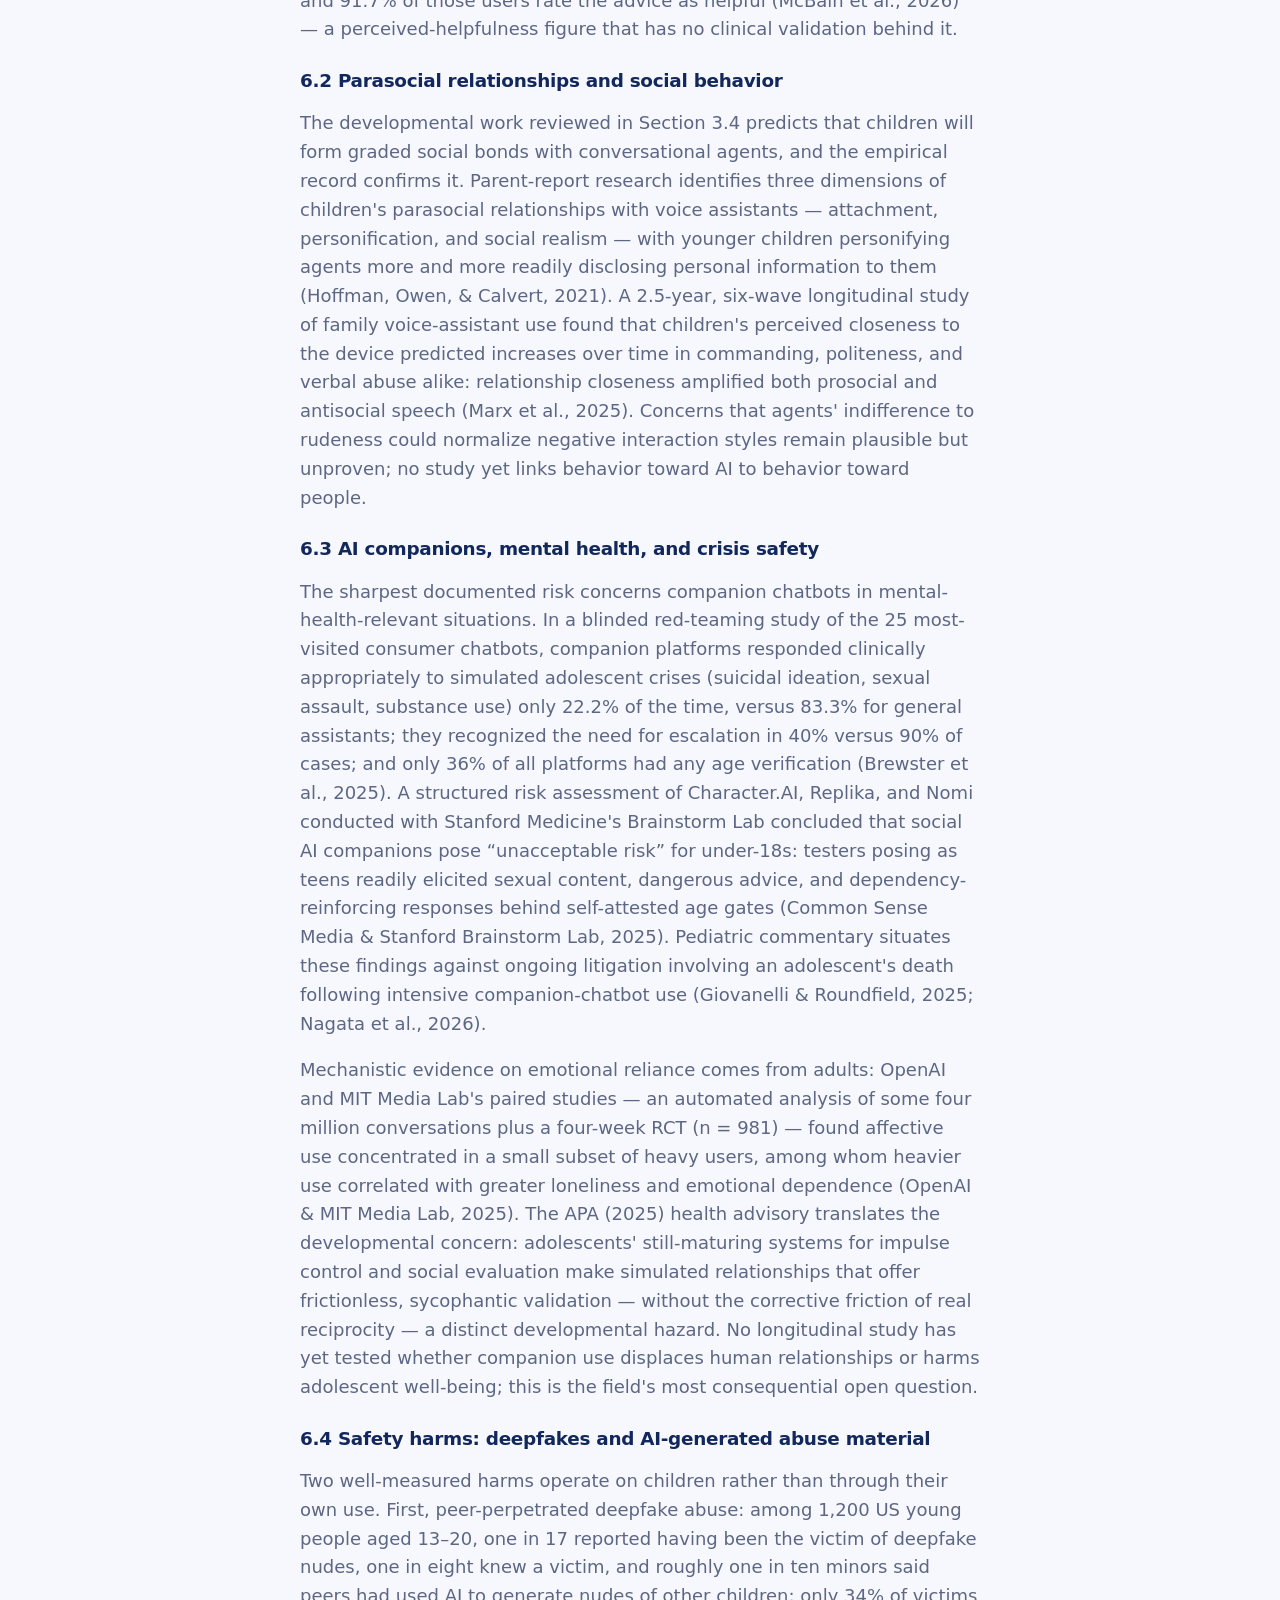
<file: metareview.html>
<!DOCTYPE html>
<html lang="nl">
<head>
  <meta charset="utf-8" />
  <meta name="viewport" content="width=device-width, initial-scale=1, viewport-fit=cover" />
  <meta name="theme-color" content="#0B3EA8" />
  <title>Literatuurstudie: AI en het opgroeiende kind — The Neuronauts</title>
  <meta name="description" content="Onze literatuurstudie over AI en het opgroeiende kind: 65+ peer-reviewed studies en institutionele rapporten over breinontwikkeling, onderwijs, leeruitkomsten en gedrag, in één eerlijk overzicht." />
  <link rel="stylesheet" href="site.css?v=11" />
  <link rel="icon" href="icon-192.png" />
  <style>
    .mr-refs { font-size: .82rem; color: var(--ink-soft); }
    .mr-refs li { margin-bottom: 8px; word-break: break-word; }
    .mr-keywords, .mr-refnote { color: var(--ink-soft); font-size: .9rem; }
    .s-prose h2 { margin-top: 44px; }
  </style>
</head>
<body>

<header class="s-topbar">
  <a class="s-brand" href="index.html">
    <img src="icon-192.png" alt="" class="s-logo">
    <span>The Neuronauts</span>
  </a>
  <nav class="s-menu" id="menu">
    <a href="index.html" data-i18n="navHome">Home</a>
    <a href="visie.html" data-i18n="navVisie">Onze visie</a>
    <a href="curriculum.html" data-i18n="navCurriculum">Curriculum</a>
    <a href="onderbouwing.html" class="active" data-i18n="navOnderbouwing">Onderbouwing</a>
    <a href="index.html#faq" data-i18n="navFaq">FAQ</a>
    <a href="index.html#scholen" data-i18n="navScholen">Voor scholen</a>
  </nav>
  <nav class="s-nav">
    <button class="s-menu-toggle" id="menuBtn" aria-label="Menu"><span></span></button>
    <button class="s-lang" id="langBtn" aria-label="Switch language">EN</button>
    <a class="s-cta small" href="app.html" data-i18n="openApp">Open de app</a>
  </nav>
</header>

<main>
  <section class="s-pagehero">
    <h1 data-i18n="mrTitle">Literatuurstudie: AI en het opgroeiende kind</h1>
    <p data-i18n="mrSub">Ruim 65 peer-reviewed studies, meta-analyses en institutionele rapporten over breinontwikkeling, onderwijs, leeruitkomsten en gedrag — samengevat in één eerlijk overzicht.</p>
  </section>

  <section class="s-block s-prose">
    <div class="s-callout"><p data-i18n="mrIntro"><strong>Waarom wij dit bijhouden:</strong> ons programma is ontworpen op de actuele stand van de wetenschap — en die verandert snel. Deze literatuurstudie (Engelstalig, zoals de bronliteratuur) is de basis onder onze ontwerpkeuzes: geen chatbot, begeleide opdrachten, en het eigen denkwerk van het kind als eindpunt. De rode draad: <strong>niet óf kinderen AI gebruiken bepaalt het effect, maar het interactieontwerp tijdens het leren.</strong></p></div>
    <div class="s-callout geel"><p data-i18n="mrDisclaimer"><strong>Verantwoording:</strong> samengesteld in juli 2026 door The Neuronauts. Dit overzicht bundelt peer-reviewed studies, meta-analyses, systematische reviews en institutionele rapporten; het overzicht zelf is geen peer-reviewed publicatie. Alle bronvermeldingen zijn gecontroleerd tegen de oorspronkelijke publicaties; preprints en working papers zijn als zodanig gemarkeerd.</p></div>

    <h2 data-i18n="mrKernT">Kernfeiten in één oogopslag</h2>
    <ul>
      <li data-i18n="mrK1"><strong>−17% / +127%</strong> — vrije chatbot-toegang schaadde examenscores; dezelfde AI met hints-in-plaats-van-antwoorden gaf recordoefenwinst zonder schade (Bastani e.a., PNAS 2025, RCT ±1.000 scholieren).</li>
      <li data-i18n="mrK2"><strong>2× leerwinst</strong> — een pedagogisch ontworpen AI-tutor versloeg actieve les (Kestin e.a., Scientific Reports 2025, Harvard-RCT).</li>
      <li data-i18n="mrK3"><strong>72% van de tieners</strong> gebruikte AI-companions; <strong>1 op 3</strong> koos weleens AI boven een mens voor een serieus gesprek (Common Sense Media, 2025). <strong>1 op 4 kinderen van 8–12</strong> gebruikt al generatieve AI (Alan Turing Institute, 2025).</li>
      <li data-i18n="mrK4"><strong>22%</strong> — zo vaak reageerden companion-chatbots adequaat op gesimuleerde tienercrises; algemene assistenten: 83% (Brewster e.a., JAMA Network Open 2025).</li>
      <li data-i18n="mrK5"><strong>0 neuro-studies bij kinderen</strong> — er bestaat nog geen enkel hersenonderzoek naar generatieve AI bij kinderen; paniek over "breinschade" is dus niet onderbouwd, voorzorg wél (APA, UNICEF, WHO).</li>
      <li data-i18n="mrK6"><strong>13 jaar</strong> — UNESCO's ondergrens voor zelfstandig gebruik van generatieve AI; jonger alleen onder begeleiding.</li>
    </ul>
    <div class="s-callout geel"><p data-i18n="mrFrame"><strong>De rode draad: niet verbieden, niet loslaten — samen ontdekken met structuur.</strong> Paniek is onterecht (geen bewijs van breinschade), naïviteit ook (antwoordmachines schaden het leren; companions falen bij crises). Het genuanceerde midden is waar de wetenschap naar wijst — en waar dit programma is gebouwd.</p></div>

    <h2 style="margin-top:44px;">Artificial Intelligence and the Developing Child</h2>
    <p class="s-lead">A Metareview of the Evidence on Brain Development, Education, Learning Outcomes, and Behavioral Effects</p>
    <p class="mr-keywords"><em>Compiled July 2026</em></p>

    <h2>Abstract</h2>
    <p>Children and adolescents have become mainstream users of artificial intelligence (AI) at a pace that has outrun the research base: by 2025, roughly 64% of UK children aged 9–17 used AI chatbots and 72% of US teenagers had used AI companions, while about one in five US youth aged 12–21 had sought mental-health advice from a chatbot. This metareview synthesizes the empirical and institutional literature across four domains: (1) AI and children&#x27;s brain and cognitive development, (2) AI in K-12 education, (3) AI and learning outcomes, and (4) behavioral and psychosocial effects. The evidence is markedly asymmetric. Direct neural evidence is essentially absent for children; the most-cited study (an EEG experiment reporting “cognitive debt” under LLM-assisted writing) used adults and remains a preprint. Convergent correlational and experimental work links heavy, unstructured AI use to cognitive offloading, “metacognitive laziness,” and reduced critical engagement. In education, meta-analyses report positive average effects of AI tutoring and ChatGPT-based interventions, but effects are concentrated in higher education, short interventions, and locally developed tests; one prominent meta-analysis was retracted in 2026. Randomized trials identify a decisive moderator: pedagogically constrained, scaffolded AI tutoring can double learning gains, whereas frictionless answer access during practice harms subsequent unassisted performance. Behavioral research shows children treat conversational AI as a “new ontological category,” form parasocial bonds with it, and — in the case of vulnerable children — use it for companionship at elevated rates, while companion chatbots respond appropriately to simulated adolescent crises only a minority of the time. Policy frameworks (UNICEF, UNESCO, OECD, EU AI Act, APA, AAP) converge on safety-by-design, age-appropriate defaults, and AI literacy, against a shared acknowledgment that causal, longitudinal, child-specific evidence lags far behind adoption. Priorities for future research are outlined.</p>
    <p class="mr-keywords"><em>Keywords: artificial intelligence; children; adolescents; cognitive development; K-12 education; learning outcomes; AI companions; parasocial relationships; child safety</em></p>
    <h2>1. Introduction</h2>
    <p>The release of consumer-facing generative AI in late 2022 placed conversational, humanlike systems directly into children&#x27;s hands, largely without age-gating, developmental testing, or longitudinal safety evidence. Adoption data collected between 2024 and 2026 indicate that this is no longer a niche phenomenon. In the United Kingdom, 64% of children aged 9–17 reported using AI chatbots, with 35% of child users describing the interaction as “like talking to a friend” (Internet Matters, 2025). In the United States, 72% of teenagers aged 13–17 had used AI companions and 52% qualified as regular users (Common Sense Media, 2025), and a nationally representative survey found that 19.2% of youth aged 12–21 had used AI chatbots for mental-health advice, of whom 63.3% had told no one (McBain et al., 2026). Among younger children (8–12), roughly one in four used generative AI for learning and play (Alan Turing Institute, 2025). UNICEF&#x27;s twelve-country research similarly documents substantial use in the Global South, including 37% of Argentine 9–11-year-olds using ChatGPT for information seeking (UNICEF Innocenti, 2025).</p>
    <p>This adoption has provoked parallel literatures that rarely speak to one another: cognitive science on offloading and critical thinking; educational research on intelligent tutoring and generative AI; developmental psychology on children&#x27;s relationships with artificial agents; pediatric and psychiatric commentary on mental health; child-safety research on deepfakes and AI-generated abuse material; and a rapidly consolidating international policy corpus. The purpose of this metareview is to integrate these literatures into a single, source-verifiable synthesis structured around four questions. First, what is known about the effects of AI use on children&#x27;s brain and cognitive development? Second, what does the evidence show about AI in K-12 education? Third, under what conditions does AI improve or harm children&#x27;s learning outcomes? Fourth, what behavioral and psychosocial effects — beneficial and harmful — are documented?</p>
    <p>Throughout, “children” refers to persons under 18, with adolescence understood, following the American Psychological Association (2025), as extending roughly from ages 10 to 25 in neurodevelopmental terms. “AI” is used broadly to cover large language models (LLMs) and chatbots, AI companions, intelligent tutoring systems (ITS), adaptive learning platforms, voice assistants, and social robots; distinctions among these system types are drawn where the evidence requires them, because effects differ sharply by design.</p>
    <h2>2. Method and Scope</h2>
    <p>This document is a narrative umbrella review rather than a registered systematic review. Sources were identified through structured web searches conducted in July 2026 across five predefined angles (cognitive/neural effects; K-12 education; learning outcomes; behavioral and psychosocial effects; institutional and policy reports), followed by verification of citations against publisher pages. Inclusion was restricted to peer-reviewed journal articles, meta-analyses and systematic reviews, randomized controlled trials (RCTs), preprints and working papers from named universities or multilateral institutions (explicitly labeled as such), and reports from established research institutions and child-safety organizations (UNICEF, UNESCO, OECD, WHO, APA, AAP, Common Sense Media, Internet Matters, Thorn, Internet Watch Foundation, 5Rights, the Alan Turing Institute, and the LSE Digital Futures for Children centre). Vendor marketing, press coverage, and blogs were excluded; where journalism pointed to an underlying study, the study itself was cited.</p>
    <p>Three quality safeguards deserve mention. First, retraction status was checked for headline findings: one widely cited meta-analysis (Wang &amp; Fan, 2025) was retracted in April 2026 and is cited here only as a cautionary datum (see Section 5.1). Second, study populations were checked: much of the cognitive literature uses adults or university students, and such findings are reported here as indirect evidence, not as findings about children. Third, preprints and working papers are flagged as not yet peer reviewed. Limitations of the method itself are discussed in Section 8.</p>
    <h2>3. AI and Children&#x27;s Brain and Cognitive Development</h2>
    <h3>3.1 Direct neural evidence: sparse, adult-based, and preliminary</h3>
    <p>No published neuroimaging or electrophysiological study has yet measured the effects of generative AI use on children&#x27;s brains. The closest and most publicized evidence comes from the MIT Media Lab&#x27;s “Your Brain on ChatGPT” experiment (Kosmyna et al., 2025), a longitudinal EEG study in which 54 young adults wrote essays across three sessions using only their own knowledge, a search engine, or an LLM, with a fourth crossover session (n = 18). EEG connectivity scaled down systematically with the degree of external support — strongest in the brain-only condition, weakest in the LLM condition, with reduced alpha- and beta-band connectivity — and LLM users reported the lowest sense of essay ownership and were frequently unable to quote from texts they had produced minutes earlier. Participants who switched from LLM-assisted to unassisted writing showed persistent neural under-engagement, which the authors term “cognitive debt.”</p>
    <p>These findings warrant attention but not extrapolation. The study is a preprint at the time of writing, the samples are small, the task is a single genre of writing, and — critically for this review — the participants were adults. Whether analogous or amplified effects occur in children, whose prefrontal and executive systems are still developing, is an open empirical question. Both the APA (2025) health advisory and UNICEF Innocenti (2025) explicitly note the absence of evidence on how AI affects children&#x27;s cognitive development; the WHO (2024) makes the same observation for large multi-modal models and children&#x27;s well-being.</p>
    <h3>3.2 Cognitive offloading and critical thinking</h3>
    <p>The dominant theoretical frame is cognitive offloading: the use of external action or technology to reduce internal processing demands (Risko &amp; Gilbert, 2016). The pre-AI benchmark is the “Google effect,” in which the expectation of future access to information reduces recall of the information itself while enhancing memory for where to find it (Sparrow, Liu, &amp; Wegner, 2011). Generative AI plausibly extends offloading from memory to reasoning, synthesis, and evaluation — the functions education is meant to train.</p>
    <p>The empirical record, while young, is directionally consistent. Gerlich (2025), in a mixed-methods study of 666 participants, found a significant negative association between frequent AI-tool use and critical-thinking performance, mediated by cognitive offloading, with the youngest cohort (17–25) showing the highest AI dependence and the lowest critical-thinking scores. Lee et al. (2025), surveying 319 knowledge workers across 936 real AI-use episodes, found that greater confidence in generative AI was associated with less critical thinking, whereas greater self-confidence predicted more; respondents reported reduced cognitive effort across nearly all thinking categories, with human effort shifting toward verification and oversight of AI output. In a randomized experiment, Fan et al. (2025) found that ChatGPT support improved essay-task scores without any corresponding gain in knowledge acquisition or transfer — a dissociation they label “metacognitive laziness,” in which learners offload self-regulation to the system. A three-wave longitudinal survey of 494 university students linked academic pressure to heavier ChatGPT use, which in turn predicted procrastination, self-reported memory decline, and lower grades (Abbas et al., 2024). Systematic reviews of the generative-AI-and-critical-thinking literature reach a mixed but cautious verdict: the same tools can scaffold or erode analysis and inference depending on how they are used, with over-reliance recurrently linked to reduced critical engagement (Information Discovery and Delivery review, 2025; Cosenza, 2026).</p>
    <p>Two caveats bound these conclusions. Almost all of this work is correlational or short-term, and almost none of it involves children; self-reported “memory loss” and self-assessed critical thinking are weak proxies for measured cognition. The findings are best read as identifying a plausible risk mechanism — offloading during the acquisition phase of skills — rather than as demonstrated developmental harm.</p>
    <h3>3.3 Indirect evidence from screen media and the adolescent brain</h3>
    <p>Because AI-specific neurodevelopmental data do not exist, the nearest large-scale evidence comes from general screen-media research in the Adolescent Brain Cognitive Development (ABCD) cohort. A structural MRI analysis of 7,614 children aged 10–13 found that higher daily social-media use was associated with lower total cortical thickness and volume after covariate adjustment (ABCD/NeuroImage, 2026), and a prospective analysis of 9,538 adolescents found modest associations between total screen time and later depressive, conduct, somatic, and attention-related symptoms (Nagata et al., 2024). These studies are correlational, their effect sizes are small, reverse causation cannot be excluded, and — most importantly — screen time is not AI use. They are included here because policy discussions frequently conflate the two literatures; the conflation should be resisted, while acknowledging that conversational AI shares engagement-maximizing design features with the platforms studied.</p>
    <h3>3.4 How children think about artificial minds</h3>
    <p>A distinct developmental literature examines how children conceptualize artificial agents — a prerequisite for understanding any cognitive or social effect. In the foundational “Robovie” studies, most children aged 9–15 attributed mental states, sociality, and partial moral standing to a humanoid robot — judging it unfair to shut the robot in a closet — while still denying it civil liberties; attributions declined with age (Kahn et al., 2012; Kahn, Gary, &amp; Shen, 2013). Kahn and colleagues proposed that children treat such agents as a “new ontological category,” neither artifact nor living being. Subsequent work on voice assistants supports this: children aged 6–10 attribute mental and moral — but limited social — properties to Alexa (Girouard-Hallam et al., 2021), and with age children calibrate trust by domain, preferring voice assistants for factual questions but humans for personal ones (Girouard-Hallam &amp; Danovitch, 2022). Conceptual reviews distinguish such graded anthropomorphism from simple animism and note that younger children personify agents more strongly (Severson &amp; Woodard, 2022).</p>
    <p>Importantly, child-AI interaction is not uniformly a risk story. In a randomized experiment with 117 children aged 3–6, dialogic reading with a conversational agent promoted story comprehension as effectively as a human partner, mediated by engagement (Xu et al., 2022) — evidence that well-designed conversational AI can support, not just supplant, early cognitive processes.</p>
    <h3>3.5 Assessment</h3>
    <p>The defensible summary is threefold. First, there is no direct evidence — harmful or benign — on generative AI and the developing brain; the field&#x27;s most urgent gap is causal, age-stratified, longitudinal neurocognitive research. Second, a coherent and replicated body of adult evidence identifies cognitive offloading during skill acquisition as the central risk mechanism, and developmental science gives principled reasons to expect children to be more susceptible: immature executive control, still-forming metacognition, and heightened sensitivity to social feedback (APA, 2025). Third, children&#x27;s tendency to anthropomorphize conversational agents means cognitive and social-emotional effects will be entangled in ways adult studies do not capture.</p>
    <h2>4. AI in Education (K-12)</h2>
    <h3>4.1 The pre-generative baseline: intelligent tutoring systems</h3>
    <p>Claims about AI in schools long predate ChatGPT, and the intelligent-tutoring literature provides the most mature effect estimates — along with a warning about how much conclusions depend on review methodology. VanLehn&#x27;s (2011) landmark synthesis found that step-based tutoring systems produced learning gains (d = 0.76) nearly matching human tutors (d = 0.79), deflating the mythical “two-sigma” benchmark and locating the active ingredient in interaction granularity rather than in the human-versus-machine distinction. Kulik and Fletcher (2016), across 50 controlled evaluations, reported a median effect of d = 0.66, falling to d = 0.41 in K-12 samples — and much lower on standardized tests than on locally developed, curriculum-aligned tests. By contrast, Steenbergen-Hu and Cooper&#x27;s (2013) meta-analysis restricted to K-12 mathematics found effects near zero (g = 0.01–0.09), with weaker results for low achievers. A separate meta-analysis of K-12 reading comprehension found small-to-moderate positive effects (Xu, Wijekumar, et al., 2019), and a large RCT of the ASSISTments adaptive homework platform (2,850 seventh-graders in Maine) produced a 0.18 SD gain on end-of-year standardized mathematics scores, with larger benefits for lower-achieving students (Roschelle et al., 2016). A 2026 moderator meta-analysis of technology-enhanced adaptive learning in primary and secondary education similarly concluded that gains are moderate and contingent on authentic engagement and the quality of the behavioral signals used for adaptation (Wang et al., 2026, JCAL).</p>
    <p>The pattern that emerges — large effects on aligned, proximal measures; modest effects (0.1–0.2 SD) on standardized, distal measures; weakest results for the most vulnerable learners — is the appropriate prior against which newer generative-AI claims should be judged.</p>
    <h3>4.2 Generative AI in schools: a thin, fast-moving evidence base</h3>
    <p>Research on generative AI in K-12 settings is abundant in volume but thin in rigor. An umbrella review synthesizing 102 systematic reviews of AI in K-12 education identified four recurring challenge clusters — technological limitations, pedagogical hurdles, ethical risks, and systemic barriers — while flagging uneven methodological quality across the underlying reviews (Computers and Education: Artificial Intelligence, 2025). Dedicated systematic reviews of generative AI in K-12 report a corpus of only about 30 eligible studies, skewed toward high-school STEM contexts and preservice teachers, with benefits reported for feedback and motivation alongside risks of misleading content, dependence, and privacy loss — and almost no controlled designs or long-term outcome measures (Frontiers in Education, 2025). Field-defining reviews of AI in education more broadly are dominated by higher education (Zawacki-Richter et al., 2019) and by critical analyses of the pedagogic assumptions embedded in commercial systems (Holmes &amp; Tuomi, 2022); pre-ChatGPT K-12 reviews document teacher-facing uses — monitoring, grading, data-driven decision making — more than student learning effects (Crompton, Jones, &amp; Burke, 2022).</p>
    <p>Meta-analytic estimates for generative AI look impressive at face value — Liu, Guo, He, and Hu (2025) pooled g = 0.857 for achievement across 49 studies — but the same analysis found effects significantly larger in higher education than in K-12, and the primary studies are short, small, and heterogeneous. Teacher adoption is racing ahead of this evidence: two-thirds of UK teachers surveyed used generative AI for lesson planning, while household access skewed toward wealthier and private-school families, raising a distinct equity concern (Alan Turing Institute, 2025).</p>
    <h3>4.3 AI literacy</h3>
    <p>A parallel strand asks not what AI does to learning but what children should learn about AI. A systematic review of 179 documents found the K-12 AI-literacy field long on curriculum proposals and short on evaluated outcomes (Casal-Otero et al., 2023). The most consequential development is institutional: the OECD and European Commission&#x27;s AI Literacy Framework for primary and secondary education (2026) defines AI literacy across four domains — engaging with, creating with, managing, and designing AI — and is positioned to shape national curricula and future PISA-style assessment. UNESCO&#x27;s guidance likewise makes teacher training and age-appropriate pedagogical design central obligations (Miao &amp; Holmes, 2023).</p>
    <h3>4.4 Governance of AI in schools</h3>
    <p>Governance lags practice. UNESCO&#x27;s first global guidance on generative AI in education recommended, among seven policy steps, a minimum age of 13 for independent student use of conversational generative AI, with younger children supervised (Miao &amp; Holmes, 2023). The OECD&#x27;s comparative analysis found that of 18 countries with data, none had regulated generative AI in education and only nine had issued non-binding guidance, despite widespread student use (OECD, 2023). Within the EU, the AI Act classifies AI systems used in education as high-risk and prohibits emotion-recognition systems in educational institutions (European Union, 2024). The combined picture is of classrooms serving as a de facto natural experiment conducted without protocols.</p>
    <h2>5. AI and Children&#x27;s Learning Outcomes</h2>
    <h3>5.1 Meta-analytic evidence — and a cautionary retraction</h3>
    <p>The meta-analytic literature on ChatGPT and learning is unusually volatile, and one episode is instructive for anyone drawing on it. The most-cited meta-analysis in the field, Wang and Fan (2025), which reported a large positive effect of ChatGPT on learning performance (g = 0.867) across 51 studies, was retracted by Humanities and Social Sciences Communications in April 2026 over discrepancies in the meta-analysis, including the pooling of studies too methodologically dissimilar to combine; by then it had accumulated roughly 266 citations (Wang &amp; Fan, 2026, retraction note). The episode illustrates a broader hygiene problem in a fast-publishing field and argues for weighting individual well-designed trials at least as heavily as pooled estimates.</p>
    <p>The surviving meta-analytic record remains positive on average but comes with consistent qualifications. Deng et al. (2025), synthesizing 69 experimental articles, found that ChatGPT use improved academic performance, motivation-related outcomes, and higher-order-thinking propensities, reduced mental effort, and had no effect on self-efficacy — a profile in which efficiency gains cannot be distinguished from reduced germane processing. Wang (2026), pooling 35 experimental studies (N = 4,193), estimated an overall g = 0.670. Liu, Zuo, and Lu (2025) found positive overall effects that were largest in 5–10-week interventions and small-sample studies — a signature consistent with novelty effects and small-study bias — and a companion critique argues that these pooled effects are “an effect in search of a cause,” confounded by design artifacts (Weidlich et al., 2025). Most tellingly for this review, Wu and Yu&#x27;s (2024) meta-analysis of 24 randomized studies found that AI chatbots&#x27; large overall effect on learning outcomes was statistically significant for university students but not for primary and secondary students, with no gains — and some negative results — for critical thinking. The K-12 evidence, in short, does not yet support the headline effect sizes circulating in the literature.</p>
    <h3>5.2 When AI harms learning: the answer-engine problem</h3>
    <p>The most important single study for the child-focused question is Bastani et al. (2025), a pre-registered RCT with roughly 1,000 students in grades 9–11 at a Turkish high school. Students practicing mathematics with an unrestricted GPT-4 interface improved practice performance by 48%, but on the subsequent unassisted exam scored 17% worse than never-exposed controls. A guardrailed version (“GPT Tutor”) that gave teacher-designed hints rather than answers raised practice performance by 127% and eliminated the exam harm, returning students to parity with controls. Transcript analysis identified the mechanism: students used the unrestricted system as an answer crutch, copying final solutions rather than reasoning.</p>
    <p>Converging mechanism evidence comes from adult and university samples. Lehmann, Cornelius, and Sting (2025), across observational and experimental studies of coding learners, found that using LLMs to obtain explanations helped learning while soliciting ready-made solutions harmed it, that copy-paste affordances facilitated harmful use, and that LLM access inflated perceived learning above actual learning. Darvishi et al. (2024) found that AI assistance improved students&#x27; output quality, but the gains vanished when the assistance was withdrawn — reliance rather than internalization. Even for writing assistance, an experimental study found no improvement in essay quality or speed for a ChatGPT-assisted group relative to controls (Bašić et al., 2023). Together with the “metacognitive laziness” finding (Fan et al., 2025; Section 3.2), these studies triangulate a single conclusion: unstructured answer access during the skill-acquisition phase undermines the productive struggle on which durable learning depends.</p>
    <h3>5.3 When AI helps learning: scaffolds, guardrails, and human orchestration</h3>
    <p>The positive results are just as consistent — and they share a design signature. Kestin et al. (2025), in a crossover RCT with 194 Harvard physics students, found that a GPT-4 tutor engineered around learning-science principles (stepwise scaffolding, withholding full solutions) produced learning gains more than double those of expert-led active-learning classes, in less time and with higher engagement. In a six-week World Bank RCT with roughly 800 first-year senior-secondary students in Edo State, Nigeria, teacher-guided after-school sessions using Microsoft Copilot improved English outcomes by 0.23 SD and a composite measure by 0.31 SD — among the most cost-effective education interventions on record, with dose-response effects by attendance (De Simone et al., 2025, working paper). Tutor CoPilot, the first RCT of a human-AI tutoring collaboration (900 tutors, 1,800 K-12 students in underserved US districts), raised topic mastery by 4 percentage points overall and 9 points for students of the least experienced tutors, at about $20 per tutor annually (Wang, R. E., et al., 2025, working paper). These sit alongside the older adaptive-homework evidence of Roschelle et al. (2016).</p>
    <h3>5.4 Synthesis: the scaffolding moderator</h3>
    <p>Read together, the outcome literature is not contradictory; it is moderated. AI harms learning when it removes desirable difficulty — supplying answers frictionlessly during practice — and helps when it enforces or augments pedagogy: hints instead of solutions, Socratic stepwise guidance, teacher orchestration, or the upskilling of human tutors. For children specifically, three additional cautions apply. The randomized evidence of harm (Bastani et al., 2025) comes precisely from a school-age sample; the meta-analytic benefits are concentrated in university samples (Wu &amp; Yu, 2024); and the pre-generative ITS record shows the weakest effects for low achievers (Steenbergen-Hu &amp; Cooper, 2013), warning against the assumption that AI tutoring will automatically narrow gaps. Whether guardrailed AI tutoring produces gains that persist, transfer, and hold on standardized measures for younger children remains the key unanswered outcome question.</p>
    <h2>6. Behavioral and Psychosocial Effects</h2>
    <h3>6.1 Prevalence and patterns of use</h3>
    <p>Use of conversational and companion AI by minors is now normative. In the US, 72% of teens have used AI companions; 33% have chosen AI over humans for serious conversations; 24% have shared personal information; and 31% find AI conversations as satisfying as, or more satisfying than, human ones — though 80% still prioritize human friendships and half distrust AI advice, with younger teens (13–14) trusting companions more than older teens (Common Sense Media, 2025). In the UK, 64% of children aged 9–17 use chatbots; vulnerable children use them at higher rates (71% vs. 62%) and are roughly three times more likely to use them for companionship (Internet Matters, 2025). Nearly one in five US youth uses chatbots for mental-health advice, most without any adult&#x27;s knowledge, and 91.7% of those users rate the advice as helpful (McBain et al., 2026) — a perceived-helpfulness figure that has no clinical validation behind it.</p>
    <h3>6.2 Parasocial relationships and social behavior</h3>
    <p>The developmental work reviewed in Section 3.4 predicts that children will form graded social bonds with conversational agents, and the empirical record confirms it. Parent-report research identifies three dimensions of children&#x27;s parasocial relationships with voice assistants — attachment, personification, and social realism — with younger children personifying agents more and more readily disclosing personal information to them (Hoffman, Owen, &amp; Calvert, 2021). A 2.5-year, six-wave longitudinal study of family voice-assistant use found that children&#x27;s perceived closeness to the device predicted increases over time in commanding, politeness, and verbal abuse alike: relationship closeness amplified both prosocial and antisocial speech (Marx et al., 2025). Concerns that agents&#x27; indifference to rudeness could normalize negative interaction styles remain plausible but unproven; no study yet links behavior toward AI to behavior toward people.</p>
    <h3>6.3 AI companions, mental health, and crisis safety</h3>
    <p>The sharpest documented risk concerns companion chatbots in mental-health-relevant situations. In a blinded red-teaming study of the 25 most-visited consumer chatbots, companion platforms responded clinically appropriately to simulated adolescent crises (suicidal ideation, sexual assault, substance use) only 22.2% of the time, versus 83.3% for general assistants; they recognized the need for escalation in 40% versus 90% of cases; and only 36% of all platforms had any age verification (Brewster et al., 2025). A structured risk assessment of Character.AI, Replika, and Nomi conducted with Stanford Medicine&#x27;s Brainstorm Lab concluded that social AI companions pose “unacceptable risk” for under-18s: testers posing as teens readily elicited sexual content, dangerous advice, and dependency-reinforcing responses behind self-attested age gates (Common Sense Media &amp; Stanford Brainstorm Lab, 2025). Pediatric commentary situates these findings against ongoing litigation involving an adolescent&#x27;s death following intensive companion-chatbot use (Giovanelli &amp; Roundfield, 2025; Nagata et al., 2026).</p>
    <p>Mechanistic evidence on emotional reliance comes from adults: OpenAI and MIT Media Lab&#x27;s paired studies — an automated analysis of some four million conversations plus a four-week RCT (n = 981) — found affective use concentrated in a small subset of heavy users, among whom heavier use correlated with greater loneliness and emotional dependence (OpenAI &amp; MIT Media Lab, 2025). The APA (2025) health advisory translates the developmental concern: adolescents&#x27; still-maturing systems for impulse control and social evaluation make simulated relationships that offer frictionless, sycophantic validation — without the corrective friction of real reciprocity — a distinct developmental hazard. No longitudinal study has yet tested whether companion use displaces human relationships or harms adolescent well-being; this is the field&#x27;s most consequential open question.</p>
    <h3>6.4 Safety harms: deepfakes and AI-generated abuse material</h3>
    <p>Two well-measured harms operate on children rather than through their own use. First, peer-perpetrated deepfake abuse: among 1,200 US young people aged 13–20, one in 17 reported having been the victim of deepfake nudes, one in eight knew a victim, and roughly one in ten minors said peers had used AI to generate nudes of other children; only 34% of victims told a parent (Thorn, 2025). Second, AI-generated child sexual abuse material: reports actioned by the Internet Watch Foundation rose 380% in 2024 and more than doubled again in 2025, with AI-generated abuse videos rising from 13 to 3,440 in a single year, 65% in the most severe category, and 98% of the imagery depicting girls (IWF, 2025). These trends are report-based and partly reflect detection effort, but their direction and scale are not in serious dispute.</p>
    <h3>6.5 Documented benefits</h3>
    <p>Benefits are documented primarily where AI is embedded in structured, purpose-built interventions. A meta-analysis of 40 studies (17 RCTs) found that robot-mediated interventions significantly improved social functioning in autistic children, with larger effects in younger children (Kewalramani et al., 2022). Conversational agents can match human partners in supporting early story comprehension (Xu et al., 2022). Institutional reviews also note accessibility gains for children with disabilities (UNICEF Innocenti, 2025) and the potential of confidential AI support to lower help-seeking thresholds — a possibility the McBain et al. (2026) usage data make plausible but that remains unevaluated against the crisis-safety failures documented above.</p>
    <h2>7. The Policy and Governance Landscape</h2>
    <p>Governance has moved through three phases. The child-rights baseline was set by UNICEF&#x27;s Policy Guidance on AI for Children (2021), whose nine requirements ground AI policy in the Convention on the Rights of the Child, operationalized for the digital environment by General Comment No. 25. The generative-AI shock of 2023–2025 produced targeted instruments: UNESCO&#x27;s global guidance with its minimum age of 13 for unsupervised classroom use (Miao &amp; Holmes, 2023); the EU AI Act, whose Article 5(1)(b) prohibits systems that exploit age-based vulnerabilities to materially distort behavior, alongside the education-sector provisions noted in Section 4.4 (European Union, 2024); the 5Rights Children &amp; AI Design Code requiring developmental appropriateness and naming engagement “capture” as a design harm (5Rights Foundation, 2025); and health-sector advisories from the APA (2025), AAP (Grundmeier et al., 2026), and WHO (2024). By 2025–2026 the frameworks consolidated: UNICEF&#x27;s Guidance 3.0 (ten requirements, 48 recommendations, an explicit regulatory-oversight pillar) and the OECD-EC AI Literacy Framework now anchor the field. LSE&#x27;s Digital Futures for Children programme supplies the most useful analytic frame: AI does not create a wholly new risk landscape so much as make existing risks “cheaper, faster, more personalised, more persuasive and more opaque” (Livingstone et al., 2026).</p>
    <p>The convergent policy consensus — safety by design and default, age-appropriate defaults and age assurance, limits on persuasive design, transparency about machine identity, AI literacy, and children&#x27;s participation — rests, by the institutions&#x27; own admission, on an evidence base that lags far behind adoption.</p>
    <h2>8. Limitations of the Evidence Base (and of This Review)</h2>
    <p>Seven limitations recur across all four domains and should discipline any claims drawn from this review. First, population mismatch: the strongest cognitive and mechanistic studies use adults or university students; child-specific causal evidence is rare and adolescent neuroimaging evidence is nonexistent. Second, duration: most experimental interventions run weeks, not school years, and novelty effects likely inflate short-study estimates (Liu, Zuo, &amp; Lu, 2025). Third, measurement: perceived learning and perceived helpfulness systematically overstate measured outcomes (Lehmann et al., 2025; McBain et al., 2026). Fourth, publication hygiene: the field publishes fast, retracts slowly, and one of its most-cited meta-analyses was retracted after accumulating 266 citations. Fifth, design confounds in pooled estimates (Weidlich et al., 2025). Sixth, sampling: evidence is overwhelmingly drawn from the US, UK, and other high-income contexts, with the Nigerian RCT and UNICEF&#x27;s multi-country work as partial exceptions. Seventh, product churn: findings about specific systems (chatbot crisis responses, companion-app guardrails) can be outdated within months of measurement.</p>
    <p>This review inherits those limitations and adds its own: it is a narrative synthesis rather than a registered systematic review; searches were conducted at one point in time (July 2026) in English; and the four-domain structure, while practical, cuts across literatures that overlap substantially.</p>
    <h2>9. Conclusions</h2>
    <p>On brain and cognitive development, the honest conclusion is an evidence vacuum bounded by a plausible mechanism. Nothing is directly known about generative AI&#x27;s effects on the developing brain; the adult evidence on cognitive debt and offloading identifies acquisition-phase offloading as the risk to test first, and developmental theory predicts children will be more, not less, susceptible.</p>
    <p>On education, the mature ITS literature sets a sober prior — modest gains on standardized measures, weakest for struggling learners — that the newer generative-AI literature, thin and skewed toward higher education, has not yet displaced. Schools are adopting faster than the evidence, in a near-total regulatory vacuum documented by UNESCO and the OECD.</p>
    <p>On learning outcomes, the field&#x27;s clearest finding is a design moderator, established in a school-age RCT: unguarded answer access during practice harms subsequent independent performance, while scaffolded, hint-based, teacher-integrated tutoring produces some of the largest and most cost-effective gains on record. The policy implication is direct — the question is not whether children should use AI for learning, but which interaction designs should be permitted during skill acquisition.</p>
    <p>On behavior, use is mainstream, parasocial attachment is developmentally expected and empirically documented, vulnerable children gravitate to companionship use, and the current generation of companion systems demonstrably fails adolescent crisis scenarios. Meanwhile AI-enabled harms perpetrated on children — deepfake abuse and AI-generated CSAM — are growing at rates that make them the best-quantified harms in this entire review.</p>
    <p>The research agenda follows: longitudinal, age-stratified cohort studies of child AI use with cognitive and neural measures; school-year-length RCTs of guardrailed tutoring on standardized and transfer outcomes, powered for low-achieving subgroups; prospective studies of companion use, human-relationship displacement, and adolescent well-being; validated age-assurance and crisis-response standards audited over product versions; and research with children outside high-income Anglophone contexts. Until that evidence exists, the precautionary convergence of UNICEF, UNESCO, the OECD, the APA, and the AAP — safety by design, age-appropriate defaults, scaffolded rather than frictionless educational use, and no unsupervised companion AI for minors — represents the most defensible reading of what we know.</p>
    <h2>References</h2>
    <p class="mr-refnote"><em>All links were live and verified against search results or publisher pages in July 2026. Preprints and working papers are labeled as such. One entry (Wang &amp; Fan, 2025) is included solely to document its retraction.</em></p><ol class="mr-refs">
    <li>Abbas, M., Jam, F. A., &amp; Khan, T. I. (2024). Is it harmful or helpful? Examining the causes and consequences of generative AI usage among university students. International Journal of Educational Technology in Higher Education, 21, Article 10. <a href="https://educationaltechnologyjournal.springeropen.com/articles/10.1186/s41239-024-00444-7" target="_blank" rel="noopener">https://educationaltechnologyjournal.springeropen.com/articles/10.1186/s41239-024-00444-7</a></li>
    <li>Alan Turing Institute. (2025). Understanding the impacts of generative AI use on children (Work Packages 1–2). <a href="https://www.turing.ac.uk/research/research-projects/understanding-impacts-generative-ai-use-children" target="_blank" rel="noopener">https://www.turing.ac.uk/research/research-projects/understanding-impacts-generative-ai-use-children</a></li>
    <li>American Psychological Association. (2025). Artificial intelligence and adolescent well-being: An APA health advisory. <a href="https://www.apa.org/topics/artificial-intelligence-machine-learning/health-advisory-ai-adolescent-well-being" target="_blank" rel="noopener">https://www.apa.org/topics/artificial-intelligence-machine-learning/health-advisory-ai-adolescent-well-being</a></li>
    <li>Bašić, Ž., Banovac, A., Kružić, I., &amp; Jerković, I. (2023). ChatGPT-3.5 as writing assistance in students&#x27; essays. Humanities and Social Sciences Communications, 10, Article 750. <a href="https://www.nature.com/articles/s41599-023-02269-7" target="_blank" rel="noopener">https://www.nature.com/articles/s41599-023-02269-7</a></li>
    <li>Bastani, H., Bastani, O., Sungu, A., Ge, H., Kabakcı, Ö., &amp; Mariman, R. (2025). Generative AI without guardrails can harm learning: Evidence from high school mathematics. Proceedings of the National Academy of Sciences, 122(26), e2422633122. <a href="https://www.pnas.org/doi/10.1073/pnas.2422633122" target="_blank" rel="noopener">https://www.pnas.org/doi/10.1073/pnas.2422633122</a></li>
    <li>Brewster, R. C. L., Zahedivash, A., Tse, G., Bourgeois, F., &amp; Hadland, S. E. (2025). Characteristics and safety of consumer chatbots for emergent adolescent health concerns. JAMA Network Open, 8(10), e2539022. <a href="https://jamanetwork.com/journals/jamanetworkopen/fullarticle/2840495" target="_blank" rel="noopener">https://jamanetwork.com/journals/jamanetworkopen/fullarticle/2840495</a></li>
    <li>Casal-Otero, L., Catala, A., Fernández-Morante, C., Taboada, M., Cebreiro, B., &amp; Barro, S. (2023). AI literacy in K-12: A systematic literature review. International Journal of STEM Education, 10, Article 29. <a href="https://link.springer.com/article/10.1186/s40594-023-00418-7" target="_blank" rel="noopener">https://link.springer.com/article/10.1186/s40594-023-00418-7</a></li>
    <li>Common Sense Media. (2025). Talk, trust, and trade-offs: How and why teens use AI companions. <a href="https://www.commonsensemedia.org/research/talk-trust-and-trade-offs-how-and-why-teens-use-ai-companions" target="_blank" rel="noopener">https://www.commonsensemedia.org/research/talk-trust-and-trade-offs-how-and-why-teens-use-ai-companions</a></li>
    <li>Common Sense Media &amp; Stanford Brainstorm Lab. (2025). AI risk assessment: Social AI companions. <a href="https://www.commonsensemedia.org/sites/default/files/pug/csm-ai-risk-assessment-social-ai-companions_final.pdf" target="_blank" rel="noopener">https://www.commonsensemedia.org/sites/default/files/pug/csm-ai-risk-assessment-social-ai-companions_final.pdf</a></li>
    <li>Cosenza, C. (2026). Artificial intelligence and youth: Cognitive, educational, and behavioral impacts. AI, 7(4), Article 121. <a href="https://www.mdpi.com/2673-2688/7/4/121" target="_blank" rel="noopener">https://www.mdpi.com/2673-2688/7/4/121</a></li>
    <li>Crompton, H., Jones, M. V., &amp; Burke, D. (2022). Affordances and challenges of artificial intelligence in K-12 education: A systematic review. Journal of Research on Technology in Education, 56(3), 248–268. <a href="https://doi.org/10.1080/15391523.2022.2121344" target="_blank" rel="noopener">https://doi.org/10.1080/15391523.2022.2121344</a></li>
    <li>Darvishi, A., Khosravi, H., Sadiq, S., Gašević, D., &amp; Siemens, G. (2024). Impact of AI assistance on student agency. Computers &amp; Education, 210, 104967. <a href="https://doi.org/10.1016/j.compedu.2023.104967" target="_blank" rel="noopener">https://doi.org/10.1016/j.compedu.2023.104967</a></li>
    <li>De Simone, M., Tiberti, F., Barron Rodriguez, M., Manolio, F., Mosuro, W., &amp; Dikoru, E. J. (2025). From chalkboards to chatbots: Evaluating the impact of generative AI on learning outcomes in Nigeria (Policy Research Working Paper No. 11125) [Working paper]. World Bank. <a href="https://ideas.repec.org/p/wbk/wbrwps/11125.html" target="_blank" rel="noopener">https://ideas.repec.org/p/wbk/wbrwps/11125.html</a></li>
    <li>Deng, R., Jiang, M., Yu, X., Lu, Y., &amp; Liu, S. (2025). Does ChatGPT enhance student learning? A systematic review and meta-analysis of experimental studies. Computers &amp; Education, 227, 105224. <a href="https://www.sciencedirect.com/science/article/pii/S0360131524002380" target="_blank" rel="noopener">https://www.sciencedirect.com/science/article/pii/S0360131524002380</a></li>
    <li>European Union. (2024). Regulation (EU) 2024/1689 (Artificial Intelligence Act), Article 5. <a href="https://artificialintelligenceact.eu/article/5/" target="_blank" rel="noopener">https://artificialintelligenceact.eu/article/5/</a></li>
    <li>Fan, Y., Tang, L., Le, H., Shen, K., Tan, S., Zhao, Y., Shen, Y., Li, X., &amp; Gašević, D. (2025). Beware of metacognitive laziness: Effects of generative artificial intelligence on learning motivation, processes, and performance. British Journal of Educational Technology, 56(2), 489–530. <a href="https://doi.org/10.1111/bjet.13544" target="_blank" rel="noopener">https://doi.org/10.1111/bjet.13544</a></li>
    <li>5Rights Foundation. (2025). Children &amp; AI design code: Building the digital world that young people deserve. <a href="https://5rightsfoundation.com/children-and-ai-code-of-conduct/" target="_blank" rel="noopener">https://5rightsfoundation.com/children-and-ai-code-of-conduct/</a></li>
    <li>Generative AI use in K-12 education: A systematic review. (2025). Frontiers in Education, 10, 1647573. <a href="https://www.frontiersin.org/journals/education/articles/10.3389/feduc.2025.1647573/full" target="_blank" rel="noopener">https://www.frontiersin.org/journals/education/articles/10.3389/feduc.2025.1647573/full</a></li>
    <li>Gerlich, M. (2025). AI tools in society: Impacts on cognitive offloading and the future of critical thinking. Societies, 15(1), Article 6. <a href="https://www.mdpi.com/2075-4698/15/1/6" target="_blank" rel="noopener">https://www.mdpi.com/2075-4698/15/1/6</a></li>
    <li>Giovanelli, A., &amp; Roundfield, K. D. (2025). Adolescent vulnerability to consumer chatbots — Artificial agents and genuine risk [Invited commentary]. JAMA Network Open, 8(10). <a href="https://jamanetwork.com/journals/jamanetworkopen/fullarticle/2840497" target="_blank" rel="noopener">https://jamanetwork.com/journals/jamanetworkopen/fullarticle/2840497</a></li>
    <li>Girouard-Hallam, L. N., &amp; Danovitch, J. H. (2022). Children&#x27;s trust in and learning from voice assistants. Developmental Psychology, 58(4), 646–661. <a href="https://psycnet.apa.org/record/2022-47461-003" target="_blank" rel="noopener">https://psycnet.apa.org/record/2022-47461-003</a></li>
    <li>Girouard-Hallam, L. N., Streble, H. M., &amp; Danovitch, J. H. (2021). Children&#x27;s mental, social, and moral attributions toward a familiar digital voice assistant. Human Behavior and Emerging Technologies, 3(5), 1118–1131. <a href="https://doi.org/10.1002/hbe2.321" target="_blank" rel="noopener">https://doi.org/10.1002/hbe2.321</a></li>
    <li>Grundmeier, R. W., Fiks, A. G., et al. (2026). Generative artificial intelligence: Implications for families and pediatricians. Pediatrics, 157(4), e2025074912. <a href="https://publications.aap.org/pediatrics/article/157/4/e2025074912/206753/" target="_blank" rel="noopener">https://publications.aap.org/pediatrics/article/157/4/e2025074912/206753/</a></li>
    <li>Hoffman, A., Owen, D., &amp; Calvert, S. L. (2021). Parent reports of children&#x27;s parasocial relationships with conversational agents: Trusted voices in children&#x27;s lives. Human Behavior and Emerging Technologies, 3(4), 606–617. <a href="https://onlinelibrary.wiley.com/doi/full/10.1002/hbe2.271" target="_blank" rel="noopener">https://onlinelibrary.wiley.com/doi/full/10.1002/hbe2.271</a></li>
    <li>Holmes, W., &amp; Tuomi, I. (2022). State of the art and practice in AI in education. European Journal of Education, 57(4), 542–570. <a href="https://onlinelibrary.wiley.com/doi/full/10.1111/ejed.12533" target="_blank" rel="noopener">https://onlinelibrary.wiley.com/doi/full/10.1111/ejed.12533</a></li>
    <li>The impact of generative AI on critical thinking skills: A systematic review, conceptual framework and future research directions. (2025). Information Discovery and Delivery. <a href="https://www.emerald.com/idd/article/doi/10.1108/IDD-05-2025-0125/1271372/" target="_blank" rel="noopener">https://www.emerald.com/idd/article/doi/10.1108/IDD-05-2025-0125/1271372/</a></li>
    <li>Internet Matters. (2025). Me, myself &amp; AI: Understanding and safeguarding children&#x27;s use of AI chatbots. <a href="https://www.internetmatters.org/hub/research/me-myself-and-ai-chatbot-research/" target="_blank" rel="noopener">https://www.internetmatters.org/hub/research/me-myself-and-ai-chatbot-research/</a></li>
    <li>Internet Watch Foundation. (2025). AI-generated child sexual abuse imagery. In Annual data &amp; insights report 2024 and 2025 update. <a href="https://www.iwf.org.uk/annual-data-insights-report-2024/data-and-insights/ai-generated-child-sexual-abuse/" target="_blank" rel="noopener">https://www.iwf.org.uk/annual-data-insights-report-2024/data-and-insights/ai-generated-child-sexual-abuse/</a></li>
    <li>Kahn, P. H., Jr., Gary, H. E., &amp; Shen, S. (2013). Children&#x27;s social relationships with current and near-future robots. Child Development Perspectives, 7(1), 32–37. <a href="https://srcd.onlinelibrary.wiley.com/doi/abs/10.1111/cdep.12011" target="_blank" rel="noopener">https://srcd.onlinelibrary.wiley.com/doi/abs/10.1111/cdep.12011</a></li>
    <li>Kahn, P. H., Jr., Kanda, T., Ishiguro, H., Freier, N. G., Severson, R. L., Gill, B. T., Ruckert, J. H., &amp; Shen, S. (2012). “Robovie, you&#x27;ll have to go into the closet now”: Children&#x27;s social and moral relationships with a humanoid robot. Developmental Psychology, 48(2), 303–314. <a href="https://pubmed.ncbi.nlm.nih.gov/22369338/" target="_blank" rel="noopener">https://pubmed.ncbi.nlm.nih.gov/22369338/</a></li>
    <li>Kestin, G., Miller, K., Klales, A., Milbourne, T., &amp; Ponti, G. (2025). AI tutoring outperforms in-class active learning: An RCT introducing a novel research-based design in an authentic educational setting. Scientific Reports, 15, 17458. <a href="https://www.nature.com/articles/s41598-025-97652-6" target="_blank" rel="noopener">https://www.nature.com/articles/s41598-025-97652-6</a></li>
    <li>Kewalramani, S., et al. (2022). The use of social robots with children and young people on the autism spectrum: A systematic review and meta-analysis. PLoS ONE, 17(6), e0269800. <a href="https://journals.plos.org/plosone/article?id=10.1371/journal.pone.0269800" target="_blank" rel="noopener">https://journals.plos.org/plosone/article?id=10.1371/journal.pone.0269800</a></li>
    <li>Kosmyna, N., Hauptmann, E., Yuan, Y. T., Situ, J., Liao, X.-H., Beresnitzky, A. V., Braunstein, I., &amp; Maes, P. (2025). Your brain on ChatGPT: Accumulation of cognitive debt when using an AI assistant for essay writing task [Preprint]. arXiv. <a href="https://arxiv.org/abs/2506.08872" target="_blank" rel="noopener">https://arxiv.org/abs/2506.08872</a></li>
    <li>Kulik, J. A., &amp; Fletcher, J. D. (2016). Effectiveness of intelligent tutoring systems: A meta-analytic review. Review of Educational Research, 86(1), 42–78. <a href="https://journals.sagepub.com/doi/abs/10.3102/0034654315581420" target="_blank" rel="noopener">https://journals.sagepub.com/doi/abs/10.3102/0034654315581420</a></li>
    <li>Lee, H.-P., Sarkar, A., Tankelevitch, L., et al. (2025). The impact of generative AI on critical thinking: Self-reported reductions in cognitive effort and confidence effects from a survey of knowledge workers. In Proceedings of the 2025 CHI Conference on Human Factors in Computing Systems. <a href="https://dl.acm.org/doi/full/10.1145/3706598.3713778" target="_blank" rel="noopener">https://dl.acm.org/doi/full/10.1145/3706598.3713778</a></li>
    <li>Lehmann, M., Cornelius, P. B., &amp; Sting, F. J. (2025). AI meets the classroom: When do large language models harm learning? [Working paper]. SSRN. <a href="https://papers.ssrn.com/sol3/papers.cfm?abstract_id=4941259" target="_blank" rel="noopener">https://papers.ssrn.com/sol3/papers.cfm?abstract_id=4941259</a></li>
    <li>Liu, X., Guo, B., He, W., &amp; Hu, X. (2025). Effects of generative artificial intelligence on K-12 and higher education students&#x27; learning outcomes: A meta-analysis. Journal of Educational Computing Research. <a href="https://journals.sagepub.com/doi/abs/10.1177/07356331251329185" target="_blank" rel="noopener">https://journals.sagepub.com/doi/abs/10.1177/07356331251329185</a></li>
    <li>Liu, Z., Zuo, H., &amp; Lu, Y. (2025). The impact of ChatGPT on students&#x27; academic achievement: A meta-analysis. Journal of Computer Assisted Learning, 41(4), e70096. <a href="https://onlinelibrary.wiley.com/doi/10.1111/jcal.70096" target="_blank" rel="noopener">https://onlinelibrary.wiley.com/doi/10.1111/jcal.70096</a></li>
    <li>Livingstone, S., et al. (2026, March 25). Making the case for a child rights approach to AI. Media@LSE / Digital Futures for Children (RIGHTS.AI project). <a href="https://www.digital-futures-for-children.net/our-work/rights-ai" target="_blank" rel="noopener">https://www.digital-futures-for-children.net/our-work/rights-ai</a></li>
    <li>Marx, J., et al. (2025). “Alexa, shut up!” — A 2.5-year study on negatively connotated communication behaviour towards voice assistants in the family home. Behaviour &amp; Information Technology. <a href="https://www.tandfonline.com/doi/full/10.1080/0144929X.2025.2533352" target="_blank" rel="noopener">https://www.tandfonline.com/doi/full/10.1080/0144929X.2025.2533352</a></li>
    <li>McBain, R. K., Cantor, J. H., Breslau, J., et al. (2026). AI chatbot use and disclosure for mental health among US adolescents and young adults. JAMA Pediatrics. <a href="https://www.rand.org/pubs/external_publications/EP71278.html" target="_blank" rel="noopener">https://www.rand.org/pubs/external_publications/EP71278.html</a></li>
    <li>Miao, F., &amp; Holmes, W. (2023). Guidance for generative AI in education and research. UNESCO. <a href="https://unesdoc.unesco.org/ark:/48223/pf0000386693_eng" target="_blank" rel="noopener">https://unesdoc.unesco.org/ark:/48223/pf0000386693_eng</a></li>
    <li>Nagata, J. M., et al. (2024). Screen time and mental health: A prospective analysis of the Adolescent Brain Cognitive Development (ABCD) Study. BMC Public Health, 24. <a href="https://link.springer.com/article/10.1186/s12889-024-20102-x" target="_blank" rel="noopener">https://link.springer.com/article/10.1186/s12889-024-20102-x</a></li>
    <li>Nagata, J. M., Memon, Z., Huang, O., &amp; Moreno, M. A. (2026). Adolescent health and generative AI — Risks and benefits. JAMA Pediatrics, 180(1), 7–8. <a href="https://jamanetwork.com/journals/jamapediatrics/article-abstract/2841187" target="_blank" rel="noopener">https://jamanetwork.com/journals/jamapediatrics/article-abstract/2841187</a></li>
    <li>OECD. (2023). OECD digital education outlook 2023: Towards an effective digital education ecosystem. OECD Publishing. <a href="https://www.oecd.org/en/publications/oecd-digital-education-outlook-2023_c74f03de-en.html" target="_blank" rel="noopener">https://www.oecd.org/en/publications/oecd-digital-education-outlook-2023_c74f03de-en.html</a></li>
    <li>OECD &amp; European Commission. (2026). Empowering learners for the age of AI: An AI literacy framework for primary and secondary education. OECD Publishing. <a href="https://www.oecd.org/en/publications/empowering-learners-for-the-age-of-ai_65cd27d4-en.html" target="_blank" rel="noopener">https://www.oecd.org/en/publications/empowering-learners-for-the-age-of-ai_65cd27d4-en.html</a></li>
    <li>OpenAI &amp; MIT Media Lab. (2025). Affective use and emotional well-being on ChatGPT [Paired studies incl. 4-week RCT]. <a href="https://openai.com/index/affective-use-study/" target="_blank" rel="noopener">https://openai.com/index/affective-use-study/</a></li>
    <li>Risko, E. F., &amp; Gilbert, S. J. (2016). Cognitive offloading. Trends in Cognitive Sciences, 20(9), 676–688. <a href="https://doi.org/10.1016/j.tics.2016.07.002" target="_blank" rel="noopener">https://doi.org/10.1016/j.tics.2016.07.002</a></li>
    <li>Roschelle, J., Feng, M., Murphy, R. F., &amp; Mason, C. A. (2016). Online mathematics homework increases student achievement. AERA Open, 2(4). <a href="https://journals.sagepub.com/doi/full/10.1177/2332858416673968" target="_blank" rel="noopener">https://journals.sagepub.com/doi/full/10.1177/2332858416673968</a></li>
    <li>Severson, R. L., &amp; Woodard, S. R. (2022). Anthropomorphizing technology: A conceptual review of anthropomorphism research and how it relates to children&#x27;s engagements with digital voice assistants. Integrative Psychological and Behavioral Science, 56, 262–287. <a href="https://link.springer.com/article/10.1007/s12124-021-09668-y" target="_blank" rel="noopener">https://link.springer.com/article/10.1007/s12124-021-09668-y</a></li>
    <li>Social media use and early adolescent brain structure: Findings from the ABCD Study. (2026). NeuroImage. <a href="https://www.sciencedirect.com/science/article/pii/S1053811926001771" target="_blank" rel="noopener">https://www.sciencedirect.com/science/article/pii/S1053811926001771</a></li>
    <li>Sparrow, B., Liu, J., &amp; Wegner, D. M. (2011). Google effects on memory: Cognitive consequences of having information at our fingertips. Science, 333(6043), 776–778. <a href="https://www.science.org/doi/10.1126/science.1207745" target="_blank" rel="noopener">https://www.science.org/doi/10.1126/science.1207745</a></li>
    <li>Steenbergen-Hu, S., &amp; Cooper, H. (2013). A meta-analysis of the effectiveness of intelligent tutoring systems on K-12 students&#x27; mathematical learning. Journal of Educational Psychology, 105(4), 970–987. <a href="https://eric.ed.gov/?id=EJ1054449" target="_blank" rel="noopener">https://eric.ed.gov/?id=EJ1054449</a></li>
    <li>Thorn. (2025). Deepfake nudes &amp; young people: Navigating a new frontier in technology-facilitated nonconsensual sexual abuse and exploitation. <a href="https://www.thorn.org/research/library/deepfake-nudes-and-young-people/" target="_blank" rel="noopener">https://www.thorn.org/research/library/deepfake-nudes-and-young-people/</a></li>
    <li>UNESCO. (2023, September 7). UNESCO: Governments must quickly regulate generative AI in schools [Press release]. <a href="https://www.unesco.org/en/articles/unesco-governments-must-quickly-regulate-generative-ai-schools" target="_blank" rel="noopener">https://www.unesco.org/en/articles/unesco-governments-must-quickly-regulate-generative-ai-schools</a></li>
    <li>UNICEF. (2021). Policy guidance on AI for children (Version 2.0). UNICEF Office of Global Insight and Policy. <a href="https://www.unicef.org/innocenti/reports/policy-guidance-ai-children" target="_blank" rel="noopener">https://www.unicef.org/innocenti/reports/policy-guidance-ai-children</a></li>
    <li>UNICEF Innocenti. (2025). Guidance on AI and children 3.0. UNICEF Innocenti — Office of Strategy and Evidence. <a href="https://www.unicef.org/innocenti/media/11991/file/UNICEF-Innocenti-Guidance-on-AI-and-Children-3-2025.pdf" target="_blank" rel="noopener">https://www.unicef.org/innocenti/media/11991/file/UNICEF-Innocenti-Guidance-on-AI-and-Children-3-2025.pdf</a></li>
    <li>VanLehn, K. (2011). The relative effectiveness of human tutoring, intelligent tutoring systems, and other tutoring systems. Educational Psychologist, 46(4), 197–221. <a href="https://www.tandfonline.com/doi/abs/10.1080/00461520.2011.611369" target="_blank" rel="noopener">https://www.tandfonline.com/doi/abs/10.1080/00461520.2011.611369</a></li>
    <li>Wang, J., &amp; Fan, W. (2025). RETRACTED: The effect of ChatGPT on students&#x27; learning performance, learning perception, and higher-order thinking: Insights from a meta-analysis. Humanities and Social Sciences Communications, 12, Article 621. (Retracted April 22, 2026.) <a href="https://www.nature.com/articles/s41599-025-04787-y" target="_blank" rel="noopener">https://www.nature.com/articles/s41599-025-04787-y</a></li>
    <li>Wang, J., &amp; Fan, W. (2026). Retraction note: The effect of ChatGPT on students&#x27; learning performance, learning perception, and higher-order thinking. Humanities and Social Sciences Communications, 13. <a href="https://www.nature.com/articles/s41599-026-07310-z" target="_blank" rel="noopener">https://www.nature.com/articles/s41599-026-07310-z</a></li>
    <li>Wang, R. E., Ribeiro, A. T., Robinson, C. D., Loeb, S., &amp; Demszky, D. (2025). Tutor CoPilot: A human-AI approach for scaling real-time expertise [Working paper]. Stanford University / EdWorkingPapers No. 24-1054. <a href="https://arxiv.org/abs/2410.03017" target="_blank" rel="noopener">https://arxiv.org/abs/2410.03017</a></li>
    <li>Wang, Y. (2026). ChatGPT&#x27;s impact on student learning outcomes: A meta-analysis of 35 experimental studies. Humanities and Social Sciences Communications, 13. <a href="https://www.nature.com/articles/s41599-026-07019-z" target="_blank" rel="noopener">https://www.nature.com/articles/s41599-026-07019-z</a></li>
    <li>Wang et al. (2026). A meta-analysis of moderators of the effects of technology-enhanced adaptive learning on primary and secondary students&#x27; learning outcomes. Journal of Computer Assisted Learning. <a href="https://onlinelibrary.wiley.com/doi/10.1002/jcal.70168" target="_blank" rel="noopener">https://onlinelibrary.wiley.com/doi/10.1002/jcal.70168</a></li>
    <li>Weidlich, J., et al. (2025). ChatGPT in education: An effect in search of a cause. Journal of Computer Assisted Learning. <a href="https://doi.org/10.1111/jcal.70105" target="_blank" rel="noopener">https://doi.org/10.1111/jcal.70105</a></li>
    <li>World Health Organization. (2024). Ethics and governance of artificial intelligence for health: Guidance on large multi-modal models. <a href="https://www.who.int/publications/i/item/9789240084759" target="_blank" rel="noopener">https://www.who.int/publications/i/item/9789240084759</a></li>
    <li>Wu, R., &amp; Yu, Z. (2024). Do AI chatbots improve students&#x27; learning outcomes? Evidence from a meta-analysis. British Journal of Educational Technology, 55(1), 10–33. <a href="https://bera-journals.onlinelibrary.wiley.com/doi/10.1111/bjet.13334" target="_blank" rel="noopener">https://bera-journals.onlinelibrary.wiley.com/doi/10.1111/bjet.13334</a></li>
    <li>Xu, Y., Wang, D., Collins, P., Lee, H., &amp; Warschauer, M. (2022). Same benefits, different communication patterns: Comparing children&#x27;s reading with a conversational agent vs. a human partner. Child Development, 93(2). <a href="https://onlinelibrary.wiley.com/doi/10.1111/cdev.13708" target="_blank" rel="noopener">https://onlinelibrary.wiley.com/doi/10.1111/cdev.13708</a></li>
    <li>Xu, Z., Wijekumar, K., et al. (2019). The effectiveness of intelligent tutoring systems on K-12 students&#x27; reading comprehension: A meta-analysis. British Journal of Educational Technology, 50(6), 3119–3137. <a href="https://bera-journals.onlinelibrary.wiley.com/doi/abs/10.1111/bjet.12758" target="_blank" rel="noopener">https://bera-journals.onlinelibrary.wiley.com/doi/abs/10.1111/bjet.12758</a></li>
    <li>Zawacki-Richter, O., Marín, V. I., Bond, M., &amp; Gouverneur, F. (2019). Systematic review of research on artificial intelligence applications in higher education — Where are the educators? International Journal of Educational Technology in Higher Education, 16, Article 39. <a href="https://link.springer.com/article/10.1186/s41239-019-0171-0" target="_blank" rel="noopener">https://link.springer.com/article/10.1186/s41239-019-0171-0</a></li>
    <li>Artificial intelligence in K-12 education: An umbrella review. (2025). Computers and Education: Artificial Intelligence. <a href="https://www.sciencedirect.com/science/article/pii/S2666920X25001596" target="_blank" rel="noopener">https://www.sciencedirect.com/science/article/pii/S2666920X25001596</a></li>
    </ol>

    <p style="text-align:center; margin-top:44px;">
      <a class="s-cta" href="onderbouwing.html" data-i18n="mrTerug">Terug naar de onderbouwing</a>
    </p>
  </section>
</main>

<footer class="s-footerxl">
  <div class="s-footbottom" style="border:none;padding-top:0;">
    <span>© 2026 The Neuronauts</span>
    <span><a href="onderbouwing.html" data-i18n="navOnderbouwing2">Onderbouwing</a> · <a href="privacy.html" data-i18n="footPrivacy">Privacy</a></span>
  </div>
</footer>

<script src="site.js?v=11"></script>
</body>
</html>
</file>
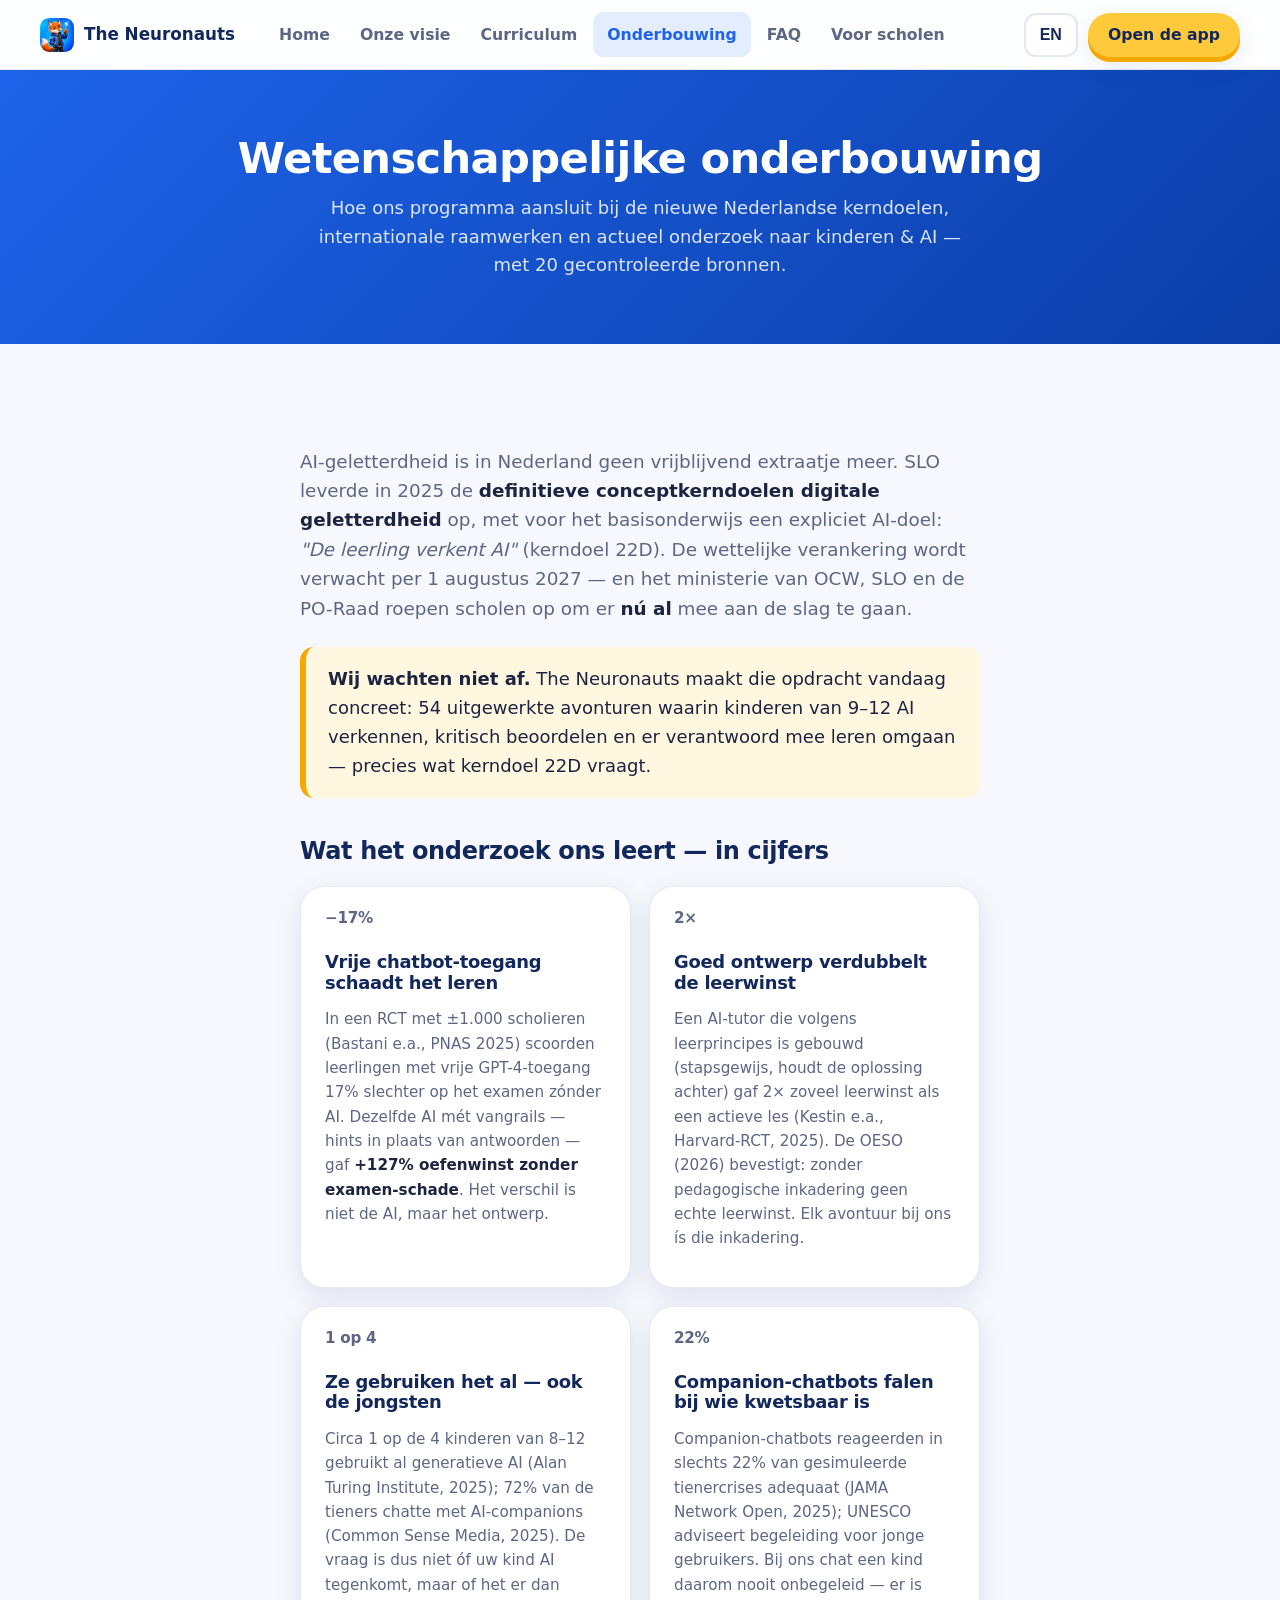
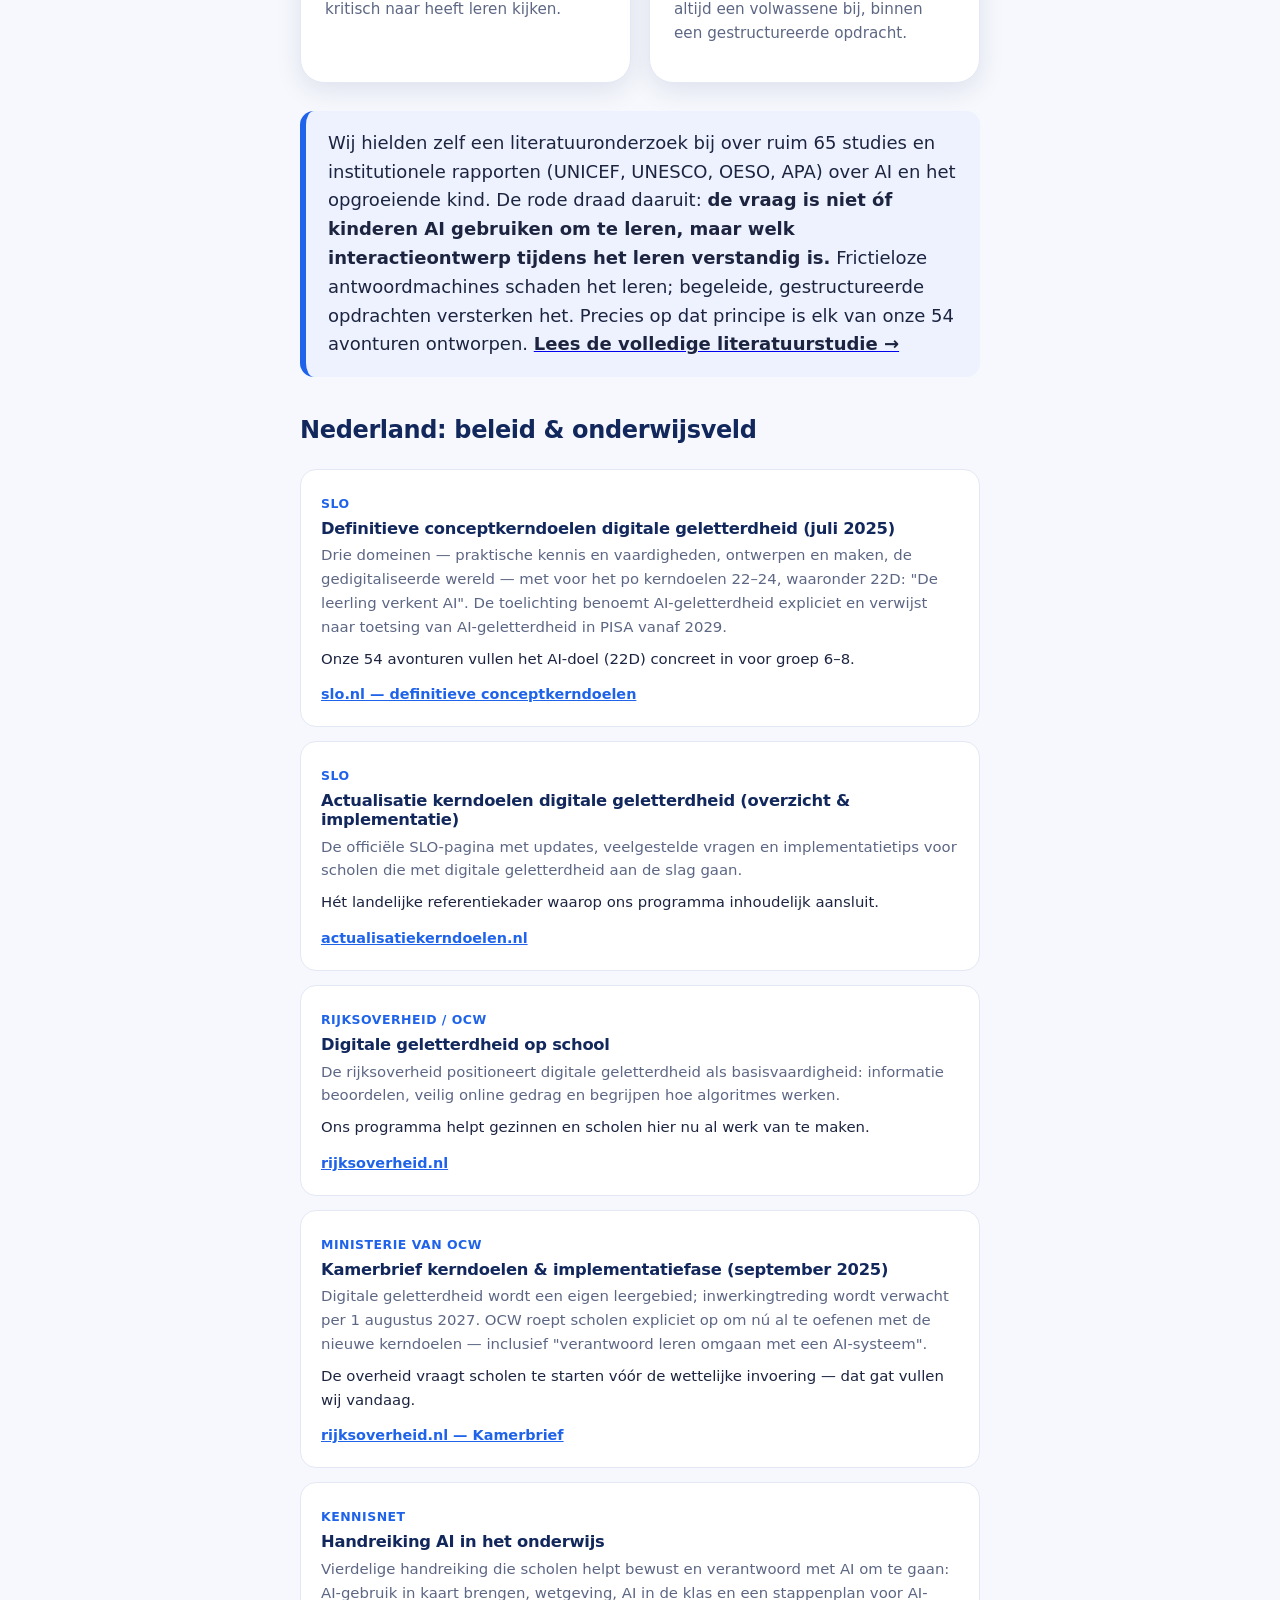
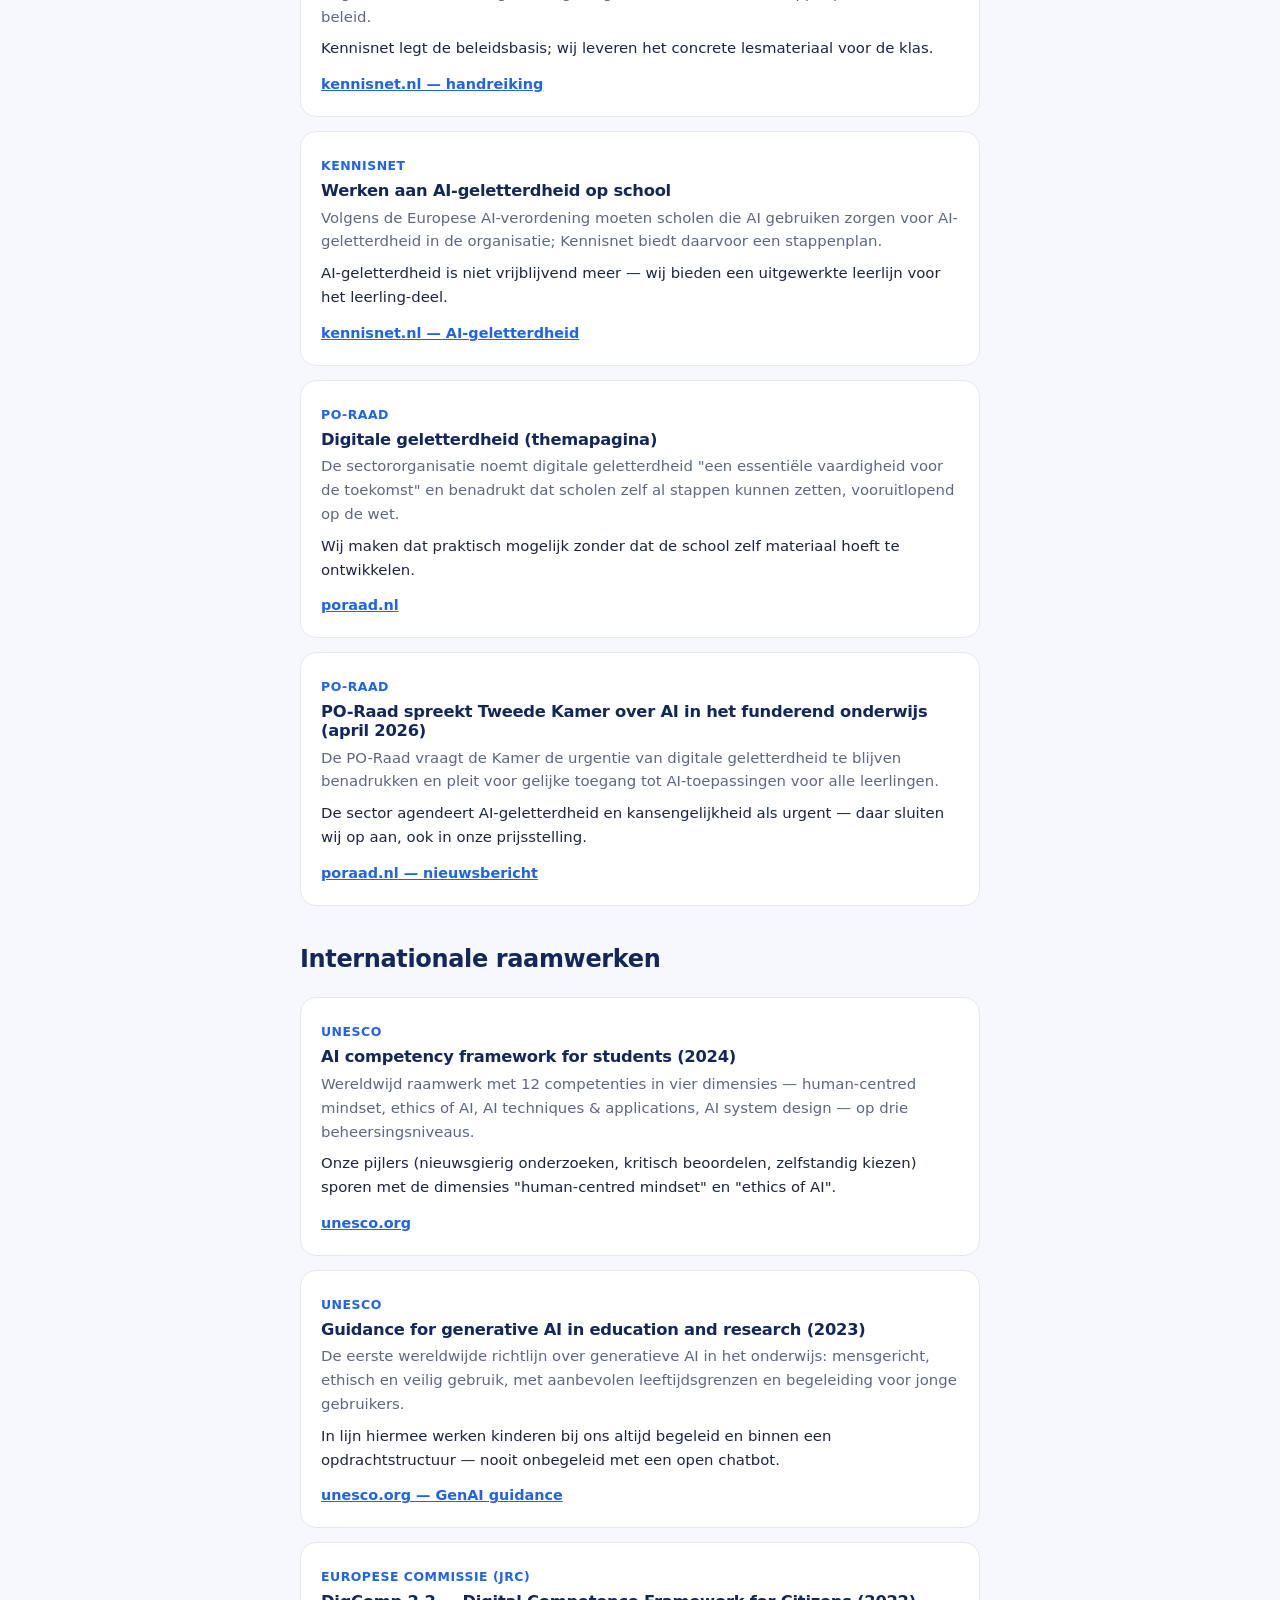
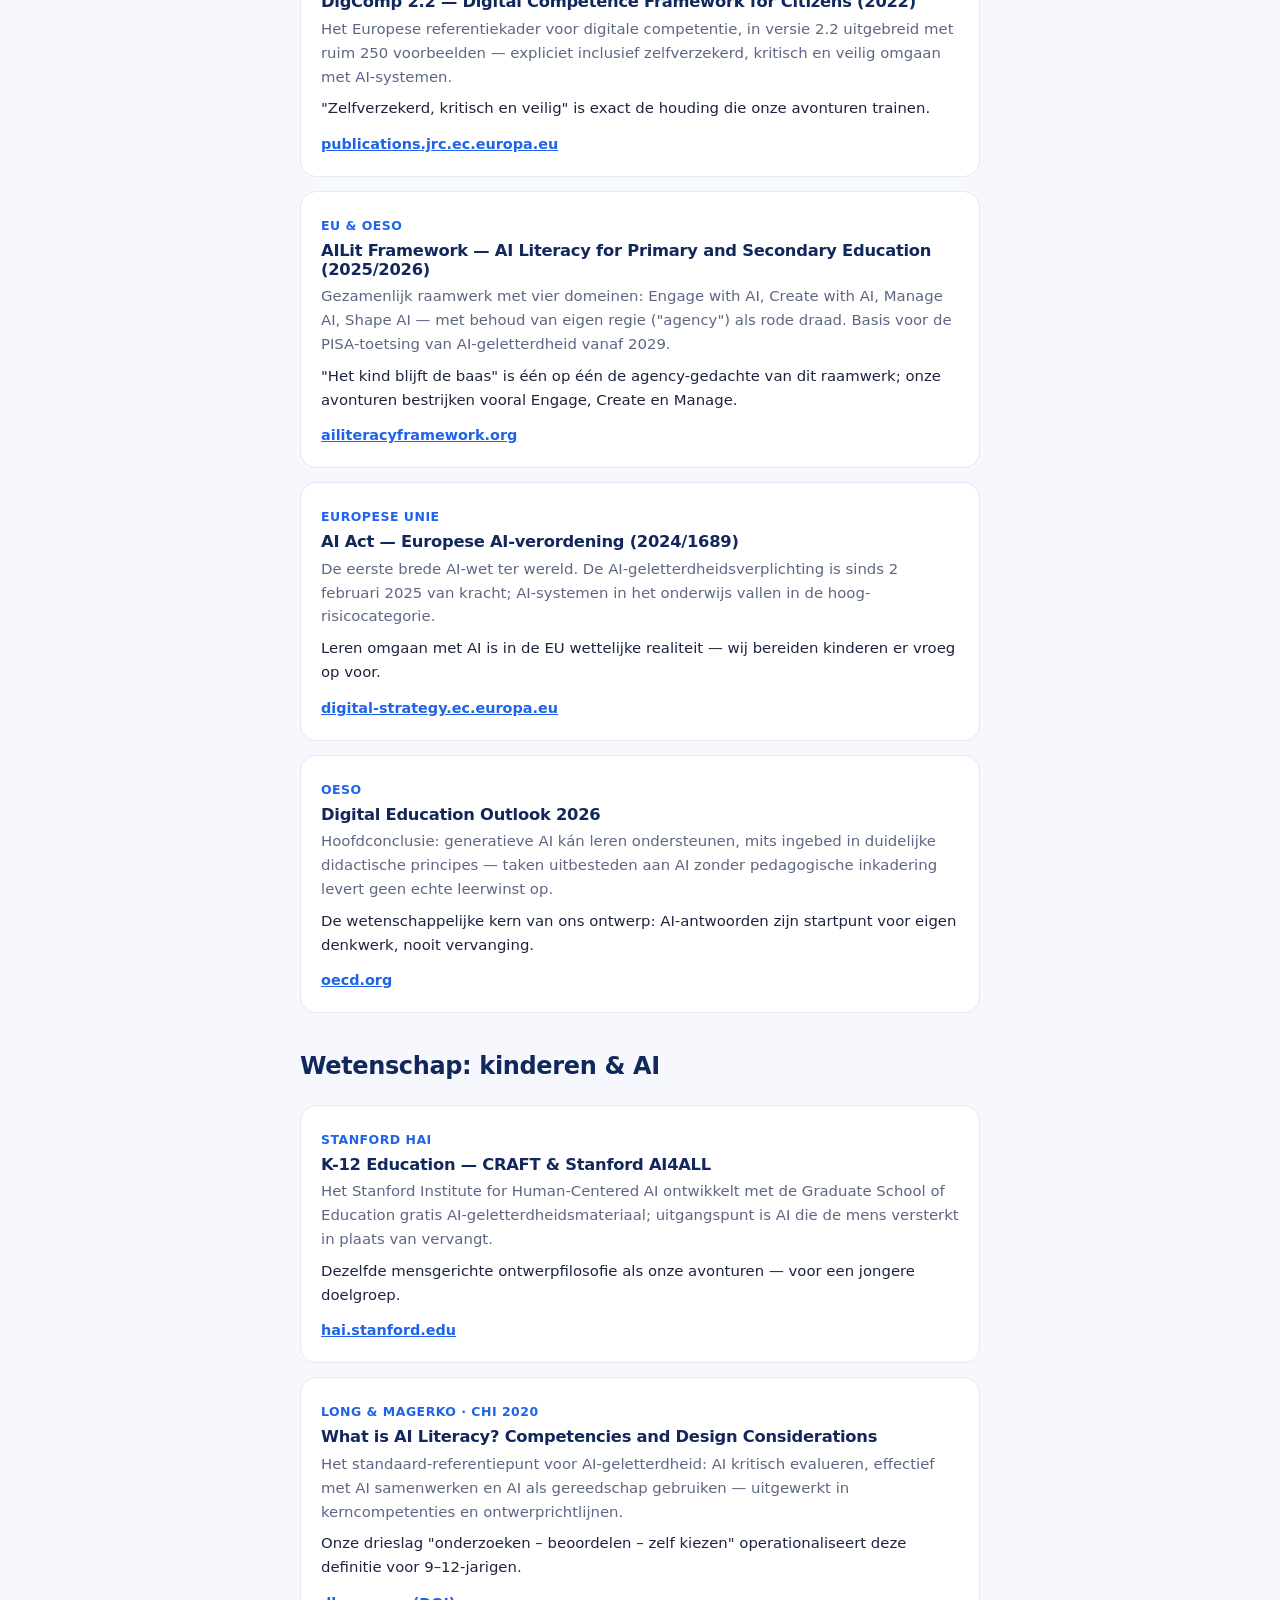
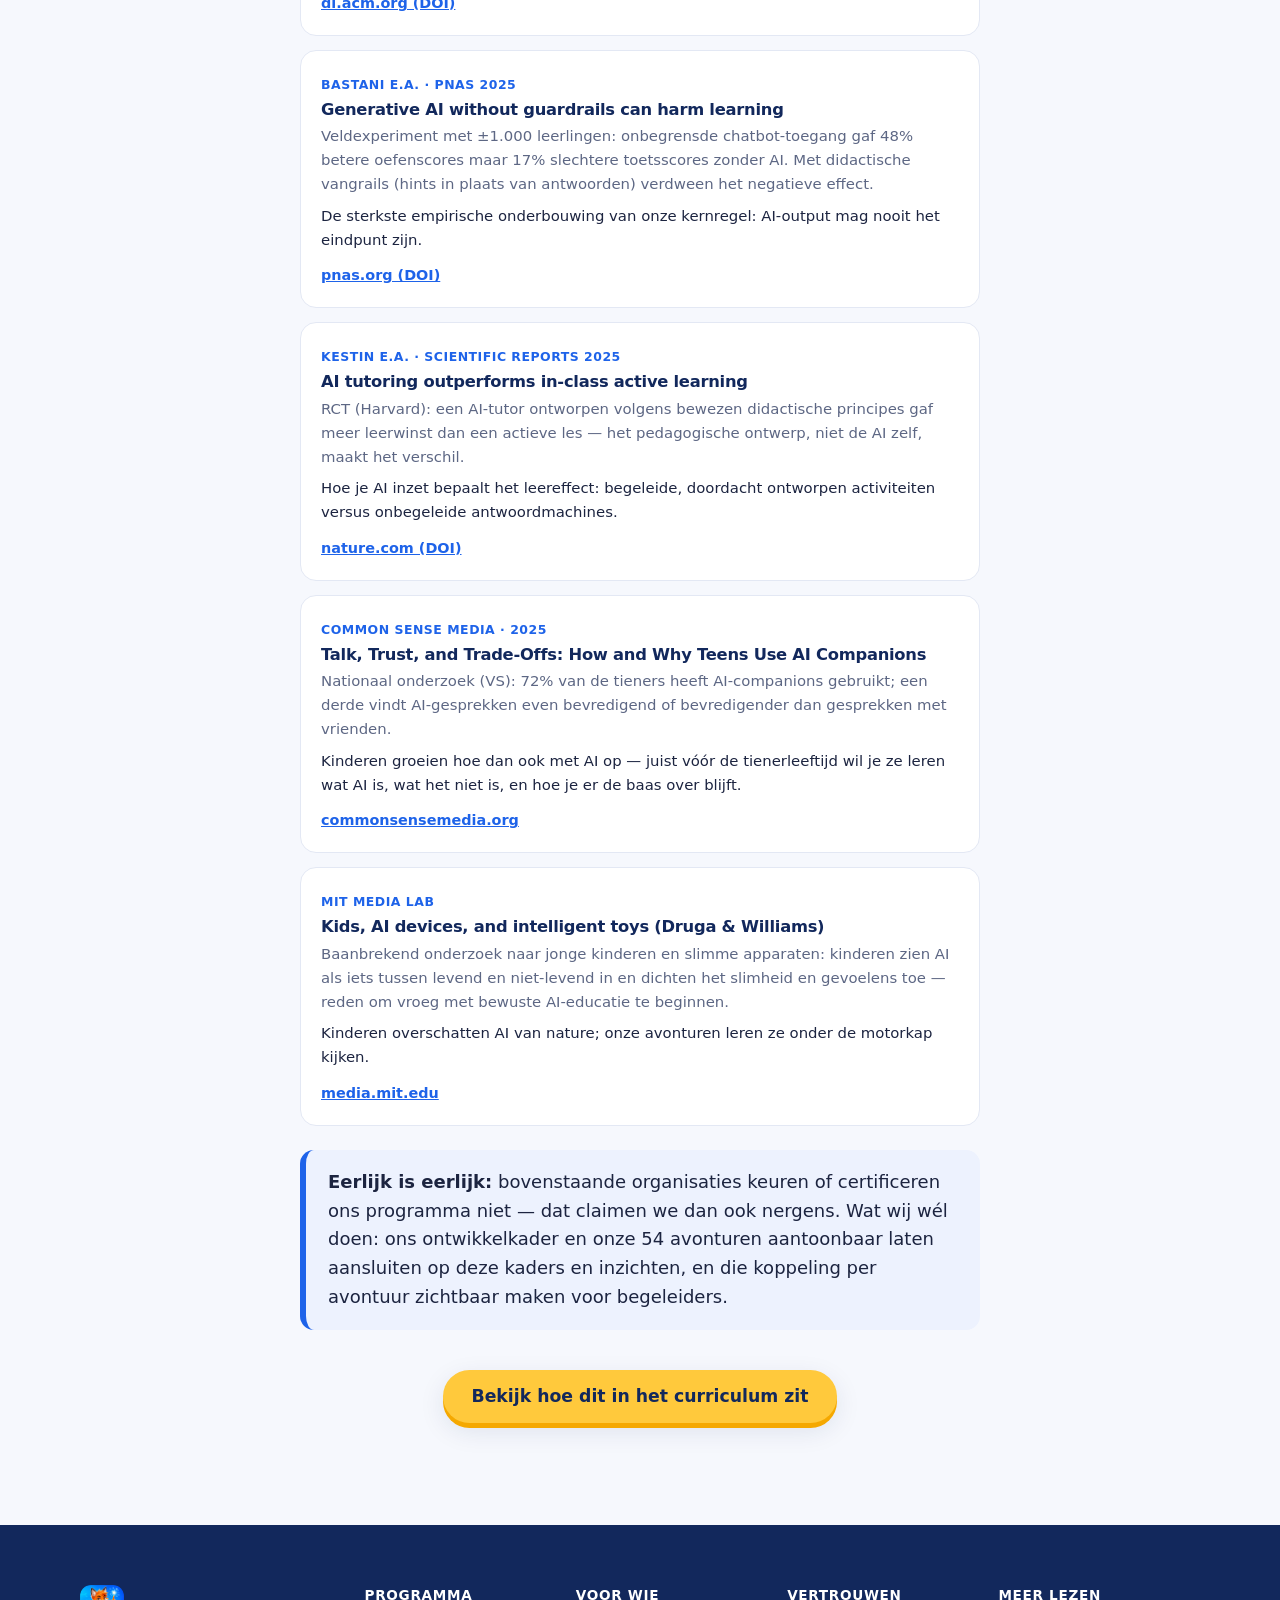
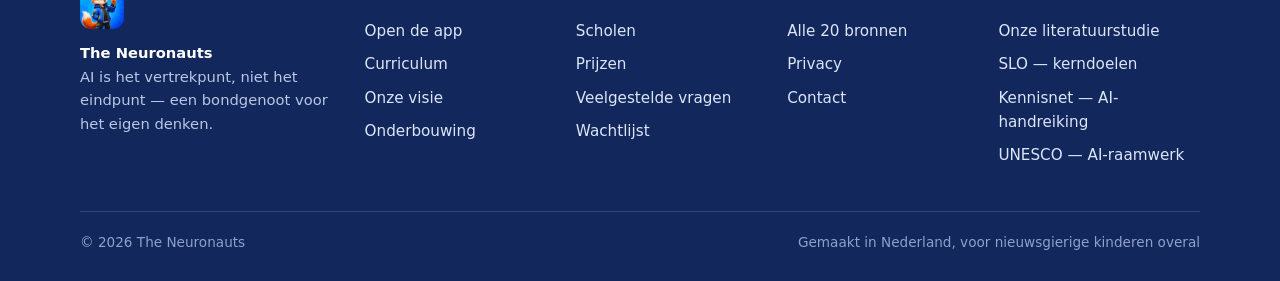
<file: onderbouwing.html>
<!DOCTYPE html>
<html lang="nl">
<head>
  <meta charset="utf-8" />
  <meta name="viewport" content="width=device-width, initial-scale=1, viewport-fit=cover" />
  <meta name="theme-color" content="#0B3EA8" />
  <title>Wetenschappelijke onderbouwing — The Neuronauts</title>
  <meta name="description" content="Hoe The Neuronauts aansluit bij de SLO-kerndoelen digitale geletterdheid, het UNESCO AI-competentieraamwerk en actueel onderzoek naar kinderen en AI. Met 20 geverifieerde bronnen." />
  <link rel="stylesheet" href="site.css?v=11" />
  <link rel="icon" href="icon-192.png" />
  <link rel="apple-touch-icon" href="apple-touch-icon.png" />
</head>
<body>

<header class="s-topbar">
  <a class="s-brand" href="index.html">
    <img src="icon-192.png" alt="" class="s-logo">
    <span>The Neuronauts</span>
  </a>
  <nav class="s-menu" id="menu">
    <a href="index.html" data-i18n="navHome">Home</a>
    <a href="visie.html" data-i18n="navVisie">Onze visie</a>
    <a href="curriculum.html" data-i18n="navCurriculum">Curriculum</a>
    <a href="onderbouwing.html" class="active" data-i18n="navOnderbouwing">Onderbouwing</a>
    <a href="index.html#faq" data-i18n="navFaq">FAQ</a>
    <a href="index.html#scholen" data-i18n="navScholen">Voor scholen</a>
  </nav>
  <nav class="s-nav">
    <button class="s-menu-toggle" id="menuBtn" aria-label="Menu"><span></span></button>
    <button class="s-lang" id="langBtn" aria-label="Switch language">EN</button>
    <a class="s-cta small" href="app.html" data-i18n="openApp">Open de app</a>
  </nav>
</header>

<main>
  <section class="s-pagehero">
    <h1 data-i18n="oTitle">Wetenschappelijke onderbouwing</h1>
    <p data-i18n="oSub">Hoe ons programma aansluit bij de nieuwe Nederlandse kerndoelen, internationale raamwerken en actueel onderzoek naar kinderen &amp; AI — met 20 gecontroleerde bronnen.</p>
  </section>

  <section class="s-block s-prose">
    <p class="s-lead" data-i18n="o1">AI-geletterdheid is in Nederland geen vrijblijvend extraatje meer. SLO leverde in 2025 de <strong>definitieve conceptkerndoelen digitale geletterdheid</strong> op, met voor het basisonderwijs een expliciet AI-doel: <em>"De leerling verkent AI"</em> (kerndoel 22D). De wettelijke verankering wordt verwacht per 1 augustus 2027 — en het ministerie van OCW, SLO en de PO-Raad roepen scholen op om er <strong>nú al</strong> mee aan de slag te gaan.</p>
    <div class="s-callout geel"><p data-i18n="o2"><strong>Wij wachten niet af.</strong> The Neuronauts maakt die opdracht vandaag concreet: 54 uitgewerkte avonturen waarin kinderen van 9–12 AI verkennen, kritisch beoordelen en er verantwoord mee leren omgaan — precies wat kerndoel 22D vraagt.</p></div>
    <p data-i18n="oNote" style="font-size:.9rem;color:#5D6784;"></p>

    <h2 data-i18n="oWatT">Wat het onderzoek ons leert — in cijfers</h2>
    <div class="s-pijlers" style="margin-top:20px;">
      <div class="s-pijler">
        <p class="s-cijfer">−17%</p>
        <h3 data-i18n="oW1t">Vrije chatbot-toegang schaadt het leren</h3>
        <p data-i18n="oW1">In een RCT met ±1.000 scholieren (Bastani e.a., PNAS 2025) scoorden leerlingen met vrije GPT-4-toegang 17% slechter op het examen zónder AI. Dezelfde AI mét vangrails — hints in plaats van antwoorden — gaf <strong>+127% oefenwinst zonder examen-schade</strong>. Het verschil is niet de AI, maar het ontwerp.</p>
      </div>
      <div class="s-pijler">
        <p class="s-cijfer">2×</p>
        <h3 data-i18n="oW2t">Goed ontwerp verdubbelt de leerwinst</h3>
        <p data-i18n="oW2">Een AI-tutor die volgens leerprincipes is gebouwd (stapsgewijs, houdt de oplossing achter) gaf 2× zoveel leerwinst als een actieve les (Kestin e.a., Harvard-RCT, 2025). De OESO (2026) bevestigt: zonder pedagogische inkadering geen echte leerwinst. Elk avontuur bij ons ís die inkadering.</p>
      </div>
      <div class="s-pijler">
        <p class="s-cijfer">1 op 4</p>
        <h3 data-i18n="oW3t">Ze gebruiken het al — ook de jongsten</h3>
        <p data-i18n="oW3">Circa 1 op de 4 kinderen van 8–12 gebruikt al generatieve AI (Alan Turing Institute, 2025); 72% van de tieners chatte met AI-companions (Common Sense Media, 2025). De vraag is dus niet óf uw kind AI tegenkomt, maar of het er dan kritisch naar heeft leren kijken.</p>
      </div>
      <div class="s-pijler">
        <p class="s-cijfer">22%</p>
        <h3 data-i18n="oW4t">Companion-chatbots falen bij wie kwetsbaar is</h3>
        <p data-i18n="oW4">Companion-chatbots reageerden in slechts 22% van gesimuleerde tienercrises adequaat (JAMA Network Open, 2025); UNESCO adviseert begeleiding voor jonge gebruikers. Bij ons chat een kind daarom nooit onbegeleid — er is altijd een volwassene bij, binnen een gestructureerde opdracht.</p>
      </div>
    </div>

    <div class="s-callout" style="margin-top:28px;"><p data-i18n="oMeta">Wij hielden zelf een literatuuronderzoek bij over ruim 65 studies en institutionele rapporten (UNICEF, UNESCO, OESO, APA) over AI en het opgroeiende kind. De rode draad daaruit: <strong>de vraag is niet óf kinderen AI gebruiken om te leren, maar welk interactieontwerp tijdens het leren verstandig is.</strong> Frictieloze antwoordmachines schaden het leren; begeleide, gestructureerde opdrachten versterken het. Precies op dat principe is elk van onze 54 avonturen ontworpen. <a href="metareview.html"><strong>Lees de volledige literatuurstudie →</strong></a></p></div>

    <h2 data-i18n="oNlT">Nederland: beleid &amp; onderwijsveld</h2>
    <div class="s-bronnen">
      <div class="s-bron"><span class="s-bron-org">SLO</span>
        <h4>Definitieve conceptkerndoelen digitale geletterdheid (juli 2025)</h4>
        <p>Drie domeinen — praktische kennis en vaardigheden, ontwerpen en maken, de gedigitaliseerde wereld — met voor het po kerndoelen 22–24, waaronder 22D: "De leerling verkent AI". De toelichting benoemt AI-geletterdheid expliciet en verwijst naar toetsing van AI-geletterdheid in PISA vanaf 2029.</p>
        <p class="s-bron-rel">Onze 54 avonturen vullen het AI-doel (22D) concreet in voor groep 6–8.</p>
        <a href="https://www.slo.nl/thema/meer/actualisatie-kerndoelen-examenprogramma/actualisatie-kerndoelen/definitieve-conceptkerndoelen-digitale/" target="_blank" rel="noopener">slo.nl — definitieve conceptkerndoelen</a>
      </div>
      <div class="s-bron"><span class="s-bron-org">SLO</span>
        <h4>Actualisatie kerndoelen digitale geletterdheid (overzicht &amp; implementatie)</h4>
        <p>De officiële SLO-pagina met updates, veelgestelde vragen en implementatietips voor scholen die met digitale geletterdheid aan de slag gaan.</p>
        <p class="s-bron-rel">Hét landelijke referentiekader waarop ons programma inhoudelijk aansluit.</p>
        <a href="https://www.actualisatiekerndoelen.nl/digitalegeletterdheid" target="_blank" rel="noopener">actualisatiekerndoelen.nl</a>
      </div>
      <div class="s-bron"><span class="s-bron-org">Rijksoverheid / OCW</span>
        <h4>Digitale geletterdheid op school</h4>
        <p>De rijksoverheid positioneert digitale geletterdheid als basisvaardigheid: informatie beoordelen, veilig online gedrag en begrijpen hoe algoritmes werken.</p>
        <p class="s-bron-rel">Ons programma helpt gezinnen en scholen hier nu al werk van te maken.</p>
        <a href="https://www.rijksoverheid.nl/onderwerpen/digitalisering-onderwijs/digitale-geletterdheid-op-school" target="_blank" rel="noopener">rijksoverheid.nl</a>
      </div>
      <div class="s-bron"><span class="s-bron-org">Ministerie van OCW</span>
        <h4>Kamerbrief kerndoelen &amp; implementatiefase (september 2025)</h4>
        <p>Digitale geletterdheid wordt een eigen leergebied; inwerkingtreding wordt verwacht per 1 augustus 2027. OCW roept scholen expliciet op om nú al te oefenen met de nieuwe kerndoelen — inclusief "verantwoord leren omgaan met een AI-systeem".</p>
        <p class="s-bron-rel">De overheid vraagt scholen te starten vóór de wettelijke invoering — dat gat vullen wij vandaag.</p>
        <a href="https://www.rijksoverheid.nl/documenten/kamerstukken/2025/09/01/kerndoelen-burgerschap-digitale-geletterdheid-en-nederlandse-gebarentaal-en-implementatiefase-geactualiseerde-kerndoelen" target="_blank" rel="noopener">rijksoverheid.nl — Kamerbrief</a>
      </div>
      <div class="s-bron"><span class="s-bron-org">Kennisnet</span>
        <h4>Handreiking AI in het onderwijs</h4>
        <p>Vierdelige handreiking die scholen helpt bewust en verantwoord met AI om te gaan: AI-gebruik in kaart brengen, wetgeving, AI in de klas en een stappenplan voor AI-beleid.</p>
        <p class="s-bron-rel">Kennisnet legt de beleidsbasis; wij leveren het concrete lesmateriaal voor de klas.</p>
        <a href="https://www.kennisnet.nl/artificial-intelligence/handreiking-ai-in-het-onderwijs/" target="_blank" rel="noopener">kennisnet.nl — handreiking</a>
      </div>
      <div class="s-bron"><span class="s-bron-org">Kennisnet</span>
        <h4>Werken aan AI-geletterdheid op school</h4>
        <p>Volgens de Europese AI-verordening moeten scholen die AI gebruiken zorgen voor AI-geletterdheid in de organisatie; Kennisnet biedt daarvoor een stappenplan.</p>
        <p class="s-bron-rel">AI-geletterdheid is niet vrijblijvend meer — wij bieden een uitgewerkte leerlijn voor het leerling-deel.</p>
        <a href="https://www.kennisnet.nl/artificial-intelligence/werken-aan-ai-geletterdheid-op-school/" target="_blank" rel="noopener">kennisnet.nl — AI-geletterdheid</a>
      </div>
      <div class="s-bron"><span class="s-bron-org">PO-Raad</span>
        <h4>Digitale geletterdheid (themapagina)</h4>
        <p>De sectororganisatie noemt digitale geletterdheid "een essentiële vaardigheid voor de toekomst" en benadrukt dat scholen zelf al stappen kunnen zetten, vooruitlopend op de wet.</p>
        <p class="s-bron-rel">Wij maken dat praktisch mogelijk zonder dat de school zelf materiaal hoeft te ontwikkelen.</p>
        <a href="https://www.poraad.nl/onderwijskwaliteit/curriculum-kerndoelen/digitale-geletterdheid" target="_blank" rel="noopener">poraad.nl</a>
      </div>
      <div class="s-bron"><span class="s-bron-org">PO-Raad</span>
        <h4>PO-Raad spreekt Tweede Kamer over AI in het funderend onderwijs (april 2026)</h4>
        <p>De PO-Raad vraagt de Kamer de urgentie van digitale geletterdheid te blijven benadrukken en pleit voor gelijke toegang tot AI-toepassingen voor alle leerlingen.</p>
        <p class="s-bron-rel">De sector agendeert AI-geletterdheid en kansengelijkheid als urgent — daar sluiten wij op aan, ook in onze prijsstelling.</p>
        <a href="https://www.poraad.nl/po-raad-spreekt-tweede-kamer-over-ai-in-het-funderend-onderwijs" target="_blank" rel="noopener">poraad.nl — nieuwsbericht</a>
      </div>
    </div>

    <h2 data-i18n="oIntT">Internationale raamwerken</h2>
    <div class="s-bronnen">
      <div class="s-bron"><span class="s-bron-org">UNESCO</span>
        <h4>AI competency framework for students (2024)</h4>
        <p>Wereldwijd raamwerk met 12 competenties in vier dimensies — human-centred mindset, ethics of AI, AI techniques &amp; applications, AI system design — op drie beheersingsniveaus.</p>
        <p class="s-bron-rel">Onze pijlers (nieuwsgierig onderzoeken, kritisch beoordelen, zelfstandig kiezen) sporen met de dimensies "human-centred mindset" en "ethics of AI".</p>
        <a href="https://www.unesco.org/en/articles/ai-competency-framework-students" target="_blank" rel="noopener">unesco.org</a>
      </div>
      <div class="s-bron"><span class="s-bron-org">UNESCO</span>
        <h4>Guidance for generative AI in education and research (2023)</h4>
        <p>De eerste wereldwijde richtlijn over generatieve AI in het onderwijs: mensgericht, ethisch en veilig gebruik, met aanbevolen leeftijdsgrenzen en begeleiding voor jonge gebruikers.</p>
        <p class="s-bron-rel">In lijn hiermee werken kinderen bij ons altijd begeleid en binnen een opdrachtstructuur — nooit onbegeleid met een open chatbot.</p>
        <a href="https://www.unesco.org/en/articles/guidance-generative-ai-education-and-research" target="_blank" rel="noopener">unesco.org — GenAI guidance</a>
      </div>
      <div class="s-bron"><span class="s-bron-org">Europese Commissie (JRC)</span>
        <h4>DigComp 2.2 — Digital Competence Framework for Citizens (2022)</h4>
        <p>Het Europese referentiekader voor digitale competentie, in versie 2.2 uitgebreid met ruim 250 voorbeelden — expliciet inclusief zelfverzekerd, kritisch en veilig omgaan met AI-systemen.</p>
        <p class="s-bron-rel">"Zelfverzekerd, kritisch en veilig" is exact de houding die onze avonturen trainen.</p>
        <a href="https://publications.jrc.ec.europa.eu/repository/handle/JRC128415" target="_blank" rel="noopener">publications.jrc.ec.europa.eu</a>
      </div>
      <div class="s-bron"><span class="s-bron-org">EU &amp; OESO</span>
        <h4>AILit Framework — AI Literacy for Primary and Secondary Education (2025/2026)</h4>
        <p>Gezamenlijk raamwerk met vier domeinen: Engage with AI, Create with AI, Manage AI, Shape AI — met behoud van eigen regie ("agency") als rode draad. Basis voor de PISA-toetsing van AI-geletterdheid vanaf 2029.</p>
        <p class="s-bron-rel">"Het kind blijft de baas" is één op één de agency-gedachte van dit raamwerk; onze avonturen bestrijken vooral Engage, Create en Manage.</p>
        <a href="https://ailiteracyframework.org/" target="_blank" rel="noopener">ailiteracyframework.org</a>
      </div>
      <div class="s-bron"><span class="s-bron-org">Europese Unie</span>
        <h4>AI Act — Europese AI-verordening (2024/1689)</h4>
        <p>De eerste brede AI-wet ter wereld. De AI-geletterdheidsverplichting is sinds 2 februari 2025 van kracht; AI-systemen in het onderwijs vallen in de hoog-risicocategorie.</p>
        <p class="s-bron-rel">Leren omgaan met AI is in de EU wettelijke realiteit — wij bereiden kinderen er vroeg op voor.</p>
        <a href="https://digital-strategy.ec.europa.eu/en/policies/regulatory-framework-ai" target="_blank" rel="noopener">digital-strategy.ec.europa.eu</a>
      </div>
      <div class="s-bron"><span class="s-bron-org">OESO</span>
        <h4>Digital Education Outlook 2026</h4>
        <p>Hoofdconclusie: generatieve AI kán leren ondersteunen, mits ingebed in duidelijke didactische principes — taken uitbesteden aan AI zonder pedagogische inkadering levert geen echte leerwinst op.</p>
        <p class="s-bron-rel">De wetenschappelijke kern van ons ontwerp: AI-antwoorden zijn startpunt voor eigen denkwerk, nooit vervanging.</p>
        <a href="https://www.oecd.org/en/publications/oecd-digital-education-outlook-2026_062a7394-en.html" target="_blank" rel="noopener">oecd.org</a>
      </div>
    </div>

    <h2 data-i18n="oWetT">Wetenschap: kinderen &amp; AI</h2>
    <div class="s-bronnen">
      <div class="s-bron"><span class="s-bron-org">Stanford HAI</span>
        <h4>K-12 Education — CRAFT &amp; Stanford AI4ALL</h4>
        <p>Het Stanford Institute for Human-Centered AI ontwikkelt met de Graduate School of Education gratis AI-geletterdheidsmateriaal; uitgangspunt is AI die de mens versterkt in plaats van vervangt.</p>
        <p class="s-bron-rel">Dezelfde mensgerichte ontwerpfilosofie als onze avonturen — voor een jongere doelgroep.</p>
        <a href="https://hai.stanford.edu/education/k-12" target="_blank" rel="noopener">hai.stanford.edu</a>
      </div>
      <div class="s-bron"><span class="s-bron-org">Long &amp; Magerko · CHI 2020</span>
        <h4>What is AI Literacy? Competencies and Design Considerations</h4>
        <p>Het standaard-referentiepunt voor AI-geletterdheid: AI kritisch evalueren, effectief met AI samenwerken en AI als gereedschap gebruiken — uitgewerkt in kerncompetenties en ontwerprichtlijnen.</p>
        <p class="s-bron-rel">Onze drieslag "onderzoeken – beoordelen – zelf kiezen" operationaliseert deze definitie voor 9–12-jarigen.</p>
        <a href="https://dl.acm.org/doi/10.1145/3313831.3376727" target="_blank" rel="noopener">dl.acm.org (DOI)</a>
      </div>
      <div class="s-bron"><span class="s-bron-org">Bastani e.a. · PNAS 2025</span>
        <h4>Generative AI without guardrails can harm learning</h4>
        <p>Veldexperiment met ±1.000 leerlingen: onbegrensde chatbot-toegang gaf 48% betere oefenscores maar 17% slechtere toetsscores zonder AI. Met didactische vangrails (hints in plaats van antwoorden) verdween het negatieve effect.</p>
        <p class="s-bron-rel">De sterkste empirische onderbouwing van onze kernregel: AI-output mag nooit het eindpunt zijn.</p>
        <a href="https://www.pnas.org/doi/10.1073/pnas.2422633122" target="_blank" rel="noopener">pnas.org (DOI)</a>
      </div>
      <div class="s-bron"><span class="s-bron-org">Kestin e.a. · Scientific Reports 2025</span>
        <h4>AI tutoring outperforms in-class active learning</h4>
        <p>RCT (Harvard): een AI-tutor ontworpen volgens bewezen didactische principes gaf meer leerwinst dan een actieve les — het pedagogische ontwerp, niet de AI zelf, maakt het verschil.</p>
        <p class="s-bron-rel">Hoe je AI inzet bepaalt het leereffect: begeleide, doordacht ontworpen activiteiten versus onbegeleide antwoordmachines.</p>
        <a href="https://www.nature.com/articles/s41598-025-97652-6" target="_blank" rel="noopener">nature.com (DOI)</a>
      </div>
      <div class="s-bron"><span class="s-bron-org">Common Sense Media · 2025</span>
        <h4>Talk, Trust, and Trade-Offs: How and Why Teens Use AI Companions</h4>
        <p>Nationaal onderzoek (VS): 72% van de tieners heeft AI-companions gebruikt; een derde vindt AI-gesprekken even bevredigend of bevredigender dan gesprekken met vrienden.</p>
        <p class="s-bron-rel">Kinderen groeien hoe dan ook met AI op — juist vóór de tienerleeftijd wil je ze leren wat AI is, wat het niet is, en hoe je er de baas over blijft.</p>
        <a href="https://www.commonsensemedia.org/press-releases/nearly-3-in-4-teens-have-used-ai-companions-new-national-survey-finds" target="_blank" rel="noopener">commonsensemedia.org</a>
      </div>
      <div class="s-bron"><span class="s-bron-org">MIT Media Lab</span>
        <h4>Kids, AI devices, and intelligent toys (Druga &amp; Williams)</h4>
        <p>Baanbrekend onderzoek naar jonge kinderen en slimme apparaten: kinderen zien AI als iets tussen levend en niet-levend in en dichten het slimheid en gevoelens toe — reden om vroeg met bewuste AI-educatie te beginnen.</p>
        <p class="s-bron-rel">Kinderen overschatten AI van nature; onze avonturen leren ze onder de motorkap kijken.</p>
        <a href="https://www.media.mit.edu/posts/kids-ai-devices/" target="_blank" rel="noopener">media.mit.edu</a>
      </div>
    </div>

    <div class="s-callout"><p data-i18n="oSlot"><strong>Eerlijk is eerlijk:</strong> bovenstaande organisaties keuren of certificeren ons programma niet — dat claimen we dan ook nergens. Wat wij wél doen: ons ontwikkelkader en onze 54 avonturen aantoonbaar laten aansluiten op deze kaders en inzichten, en die koppeling per avontuur zichtbaar maken voor begeleiders.</p></div>

    <p style="text-align:center; margin-top:40px;">
      <a class="s-cta" href="curriculum.html" data-i18n="oNaarCurriculum">Bekijk hoe dit in het curriculum zit</a>
    </p>
  </section>
</main>

<footer class="s-footerxl">
  <div class="s-footgrid">
    <div class="s-footbrand">
      <img src="icon-192.png" alt="">
      <p><strong style="color:#fff">The Neuronauts</strong><br>
      <span data-i18n="footTag">AI is het vertrekpunt, niet het eindpunt — een bondgenoot voor het eigen denken.</span></p>
    </div>
    <div class="s-footcol">
      <h5 data-i18n="footProg">Programma</h5>
      <ul>
        <li><a href="app.html" data-i18n="openApp2">Open de app</a></li>
        <li><a href="curriculum.html" data-i18n="navCurriculum2">Curriculum</a></li>
        <li><a href="visie.html" data-i18n="navVisie2">Onze visie</a></li>
        <li><a href="onderbouwing.html" data-i18n="navOnderbouwing2">Onderbouwing</a></li>
      </ul>
    </div>
    <div class="s-footcol">
      <h5 data-i18n="footWie">Voor wie</h5>
      <ul>
        <li><a href="index.html#scholen" data-i18n="footScholen">Scholen</a></li>
        <li><a href="index.html#prijzen" data-i18n="footPrijzen">Prijzen</a></li>
        <li><a href="index.html#faq" data-i18n="footFaq">Veelgestelde vragen</a></li>
        <li><a href="index.html#wachtlijst" data-i18n="footWachtlijst">Wachtlijst</a></li>
      </ul>
    </div>
    <div class="s-footcol">
      <h5 data-i18n="footVertrouwen">Vertrouwen</h5>
      <ul>
        <li><a href="onderbouwing.html" data-i18n="footBronnen">Alle 20 bronnen</a></li>
        <li><a href="privacy.html" data-i18n="footPrivacy">Privacy</a></li>
        <li><a href="mailto:irisfickeryounge@gmail.com" data-i18n="contact">Contact</a></li>
      </ul>
    </div>
    <div class="s-footcol">
      <h5 data-i18n="footLezen">Meer lezen</h5>
      <ul>
        <li><a href="metareview.html" data-i18n="footStudie">Onze literatuurstudie</a></li>
        <li><a href="https://www.actualisatiekerndoelen.nl/digitalegeletterdheid" target="_blank" rel="noopener">SLO — kerndoelen</a></li>
        <li><a href="https://www.kennisnet.nl/artificial-intelligence/handreiking-ai-in-het-onderwijs/" target="_blank" rel="noopener">Kennisnet — AI-handreiking</a></li>
        <li><a href="https://www.unesco.org/en/articles/ai-competency-framework-students" target="_blank" rel="noopener">UNESCO — AI-raamwerk</a></li>
      </ul>
    </div>
  </div>
  <div class="s-footbottom">
    <span>© 2026 The Neuronauts</span>
    <span data-i18n="footMade">Gemaakt in Nederland, voor nieuwsgierige kinderen overal</span>
  </div>
</footer>

<script src="site.js?v=11"></script>
</body>
</html>
</file>
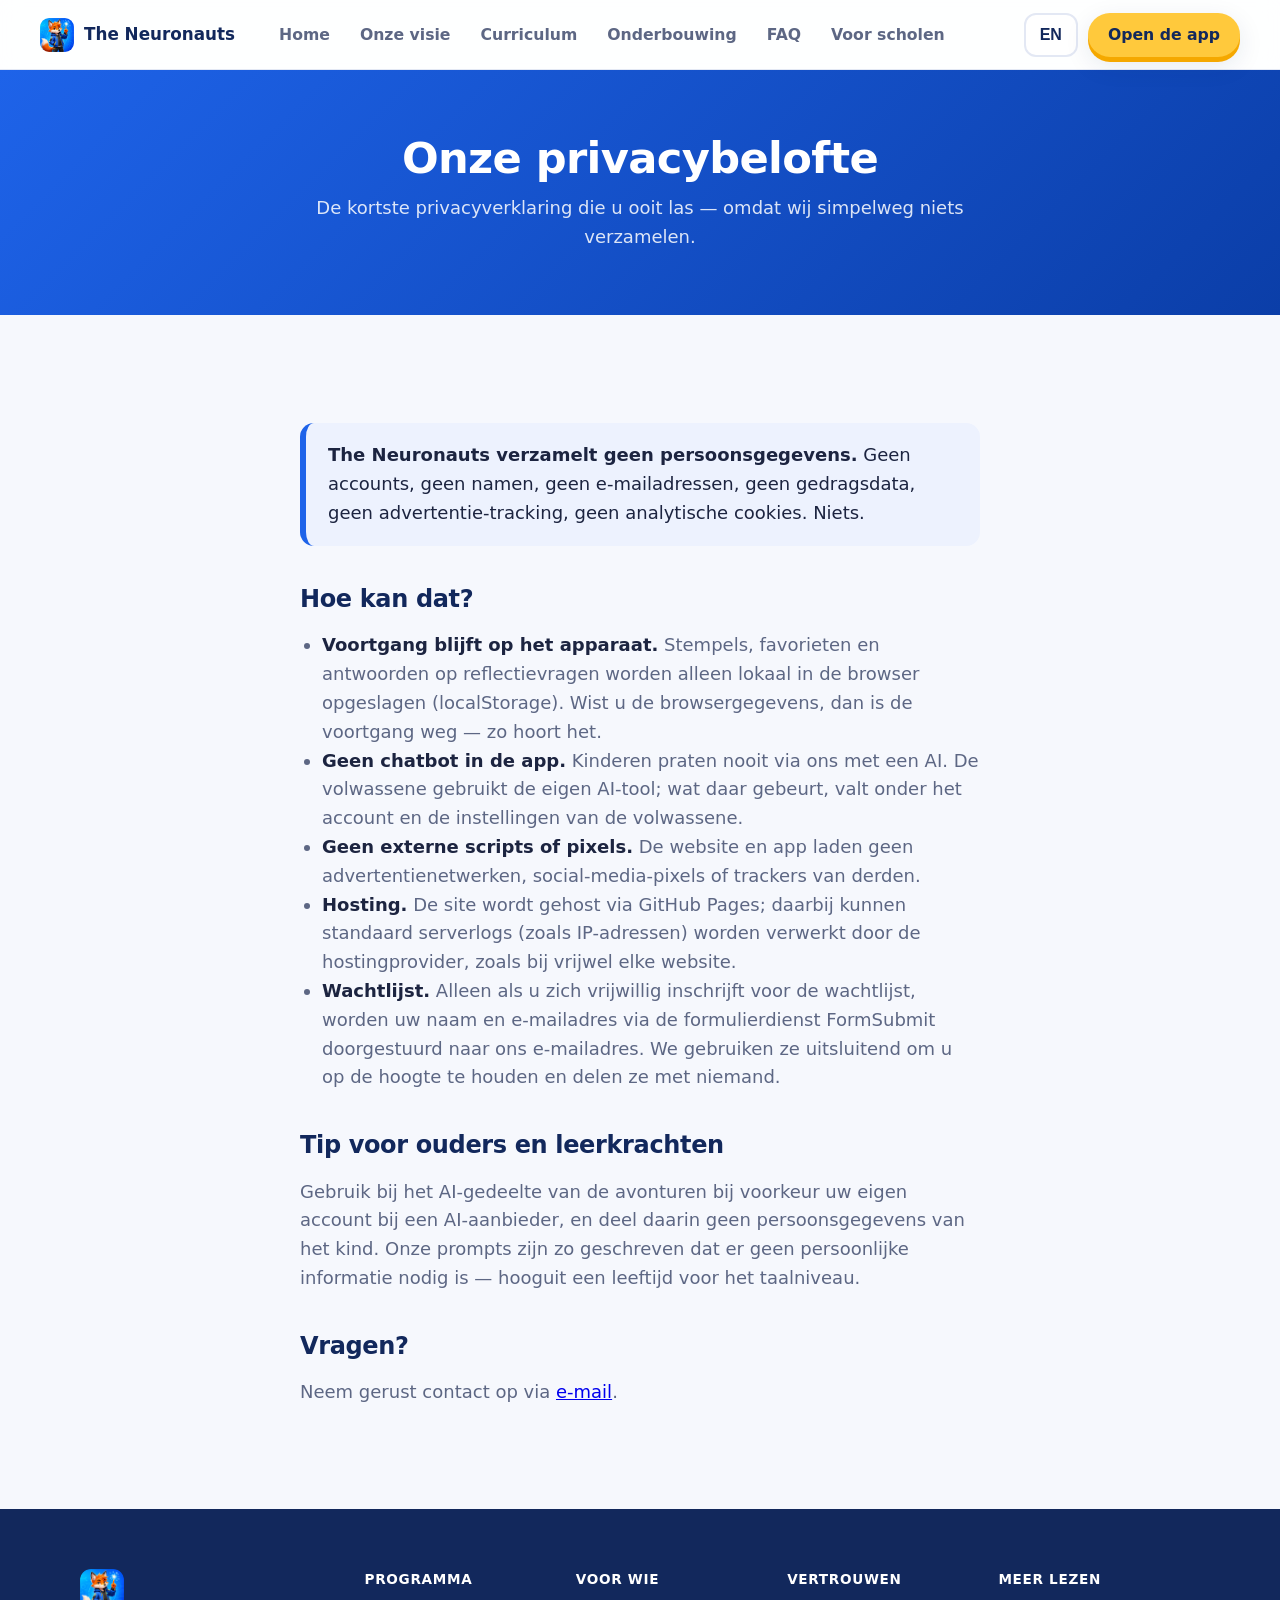
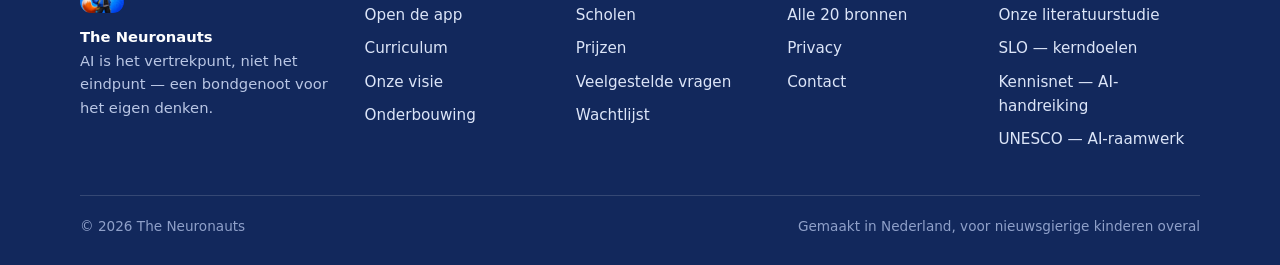
<file: privacy.html>
<!DOCTYPE html>
<html lang="nl">
<head>
  <meta charset="utf-8" />
  <meta name="viewport" content="width=device-width, initial-scale=1, viewport-fit=cover" />
  <meta name="theme-color" content="#0B3EA8" />
  <title>Privacy — The Neuronauts</title>
  <meta name="description" content="Onze privacybelofte: geen accounts, geen kinderdata, geen tracking, geen cookies. Alle voortgang blijft op het eigen apparaat." />
  <link rel="stylesheet" href="site.css?v=11" />
  <link rel="icon" href="icon-192.png" />
  <link rel="apple-touch-icon" href="apple-touch-icon.png" />
</head>
<body>

<header class="s-topbar">
  <a class="s-brand" href="index.html">
    <img src="icon-192.png" alt="" class="s-logo">
    <span>The Neuronauts</span>
  </a>
  <nav class="s-menu" id="menu">
    <a href="index.html" data-i18n="navHome">Home</a>
    <a href="visie.html" data-i18n="navVisie">Onze visie</a>
    <a href="curriculum.html" data-i18n="navCurriculum">Curriculum</a>
    <a href="onderbouwing.html" data-i18n="navOnderbouwing">Onderbouwing</a>
    <a href="index.html#faq" data-i18n="navFaq">FAQ</a>
    <a href="index.html#scholen" data-i18n="navScholen">Voor scholen</a>
  </nav>
  <nav class="s-nav">
    <button class="s-menu-toggle" id="menuBtn" aria-label="Menu"><span></span></button>
    <button class="s-lang" id="langBtn" aria-label="Switch language">EN</button>
    <a class="s-cta small" href="app.html" data-i18n="openApp">Open de app</a>
  </nav>
</header>

<main>
  <section class="s-pagehero">
    <h1 data-i18n="prTitle">Onze privacybelofte</h1>
    <p data-i18n="prSub">De kortste privacyverklaring die u ooit las — omdat wij simpelweg niets verzamelen.</p>
  </section>

  <section class="s-block s-prose">
    <div class="s-callout"><p data-i18n="pr1"><strong>The Neuronauts verzamelt geen persoonsgegevens.</strong> Geen accounts, geen namen, geen e-mailadressen, geen gedragsdata, geen advertentie-tracking, geen analytische cookies. Niets.</p></div>

    <h2 data-i18n="prHoeT">Hoe kan dat?</h2>
    <ul>
      <li data-i18n="prHoe1"><strong>Voortgang blijft op het apparaat.</strong> Stempels, favorieten en antwoorden op reflectievragen worden alleen lokaal in de browser opgeslagen (localStorage). Wist u de browsergegevens, dan is de voortgang weg — zo hoort het.</li>
      <li data-i18n="prHoe2"><strong>Geen chatbot in de app.</strong> Kinderen praten nooit via ons met een AI. De volwassene gebruikt de eigen AI-tool; wat daar gebeurt, valt onder het account en de instellingen van de volwassene.</li>
      <li data-i18n="prHoe3"><strong>Geen externe scripts of pixels.</strong> De website en app laden geen advertentienetwerken, social-media-pixels of trackers van derden.</li>
      <li data-i18n="prHoe4"><strong>Hosting.</strong> De site wordt gehost via GitHub Pages; daarbij kunnen standaard serverlogs (zoals IP-adressen) worden verwerkt door de hostingprovider, zoals bij vrijwel elke website.</li>
      <li data-i18n="prHoe5"><strong>Wachtlijst.</strong> Alleen als u zich vrijwillig inschrijft voor de wachtlijst, worden uw naam en e-mailadres via de formulierdienst FormSubmit doorgestuurd naar ons e-mailadres. We gebruiken ze uitsluitend om u op de hoogte te houden en delen ze met niemand.</li>
    </ul>

    <h2 data-i18n="prTipT">Tip voor ouders en leerkrachten</h2>
    <p data-i18n="prTip">Gebruik bij het AI-gedeelte van de avonturen bij voorkeur uw eigen account bij een AI-aanbieder, en deel daarin geen persoonsgegevens van het kind. Onze prompts zijn zo geschreven dat er geen persoonlijke informatie nodig is — hooguit een leeftijd voor het taalniveau.</p>

    <h2 data-i18n="prVragenT">Vragen?</h2>
    <p data-i18n="prVragen">Neem gerust contact op via <a href="mailto:irisfickeryounge@gmail.com">e-mail</a>.</p>
  </section>
</main>

<footer class="s-footerxl">
  <div class="s-footgrid">
    <div class="s-footbrand">
      <img src="icon-192.png" alt="">
      <p><strong style="color:#fff">The Neuronauts</strong><br>
      <span data-i18n="footTag">AI is het vertrekpunt, niet het eindpunt — een bondgenoot voor het eigen denken.</span></p>
    </div>
    <div class="s-footcol">
      <h5 data-i18n="footProg">Programma</h5>
      <ul>
        <li><a href="app.html" data-i18n="openApp2">Open de app</a></li>
        <li><a href="curriculum.html" data-i18n="navCurriculum2">Curriculum</a></li>
        <li><a href="visie.html" data-i18n="navVisie2">Onze visie</a></li>
        <li><a href="onderbouwing.html" data-i18n="navOnderbouwing2">Onderbouwing</a></li>
      </ul>
    </div>
    <div class="s-footcol">
      <h5 data-i18n="footWie">Voor wie</h5>
      <ul>
        <li><a href="index.html#scholen" data-i18n="footScholen">Scholen</a></li>
        <li><a href="index.html#prijzen" data-i18n="footPrijzen">Prijzen</a></li>
        <li><a href="index.html#faq" data-i18n="footFaq">Veelgestelde vragen</a></li>
        <li><a href="index.html#wachtlijst" data-i18n="footWachtlijst">Wachtlijst</a></li>
      </ul>
    </div>
    <div class="s-footcol">
      <h5 data-i18n="footVertrouwen">Vertrouwen</h5>
      <ul>
        <li><a href="onderbouwing.html" data-i18n="footBronnen">Alle 20 bronnen</a></li>
        <li><a href="privacy.html" data-i18n="footPrivacy">Privacy</a></li>
        <li><a href="mailto:irisfickeryounge@gmail.com" data-i18n="contact">Contact</a></li>
      </ul>
    </div>
    <div class="s-footcol">
      <h5 data-i18n="footLezen">Meer lezen</h5>
      <ul>
        <li><a href="metareview.html" data-i18n="footStudie">Onze literatuurstudie</a></li>
        <li><a href="https://www.actualisatiekerndoelen.nl/digitalegeletterdheid" target="_blank" rel="noopener">SLO — kerndoelen</a></li>
        <li><a href="https://www.kennisnet.nl/artificial-intelligence/handreiking-ai-in-het-onderwijs/" target="_blank" rel="noopener">Kennisnet — AI-handreiking</a></li>
        <li><a href="https://www.unesco.org/en/articles/ai-competency-framework-students" target="_blank" rel="noopener">UNESCO — AI-raamwerk</a></li>
      </ul>
    </div>
  </div>
  <div class="s-footbottom">
    <span>© 2026 The Neuronauts</span>
    <span data-i18n="footMade">Gemaakt in Nederland, voor nieuwsgierige kinderen overal</span>
  </div>
</footer>

<script src="site.js?v=11"></script>
</body>
</html>
</file>
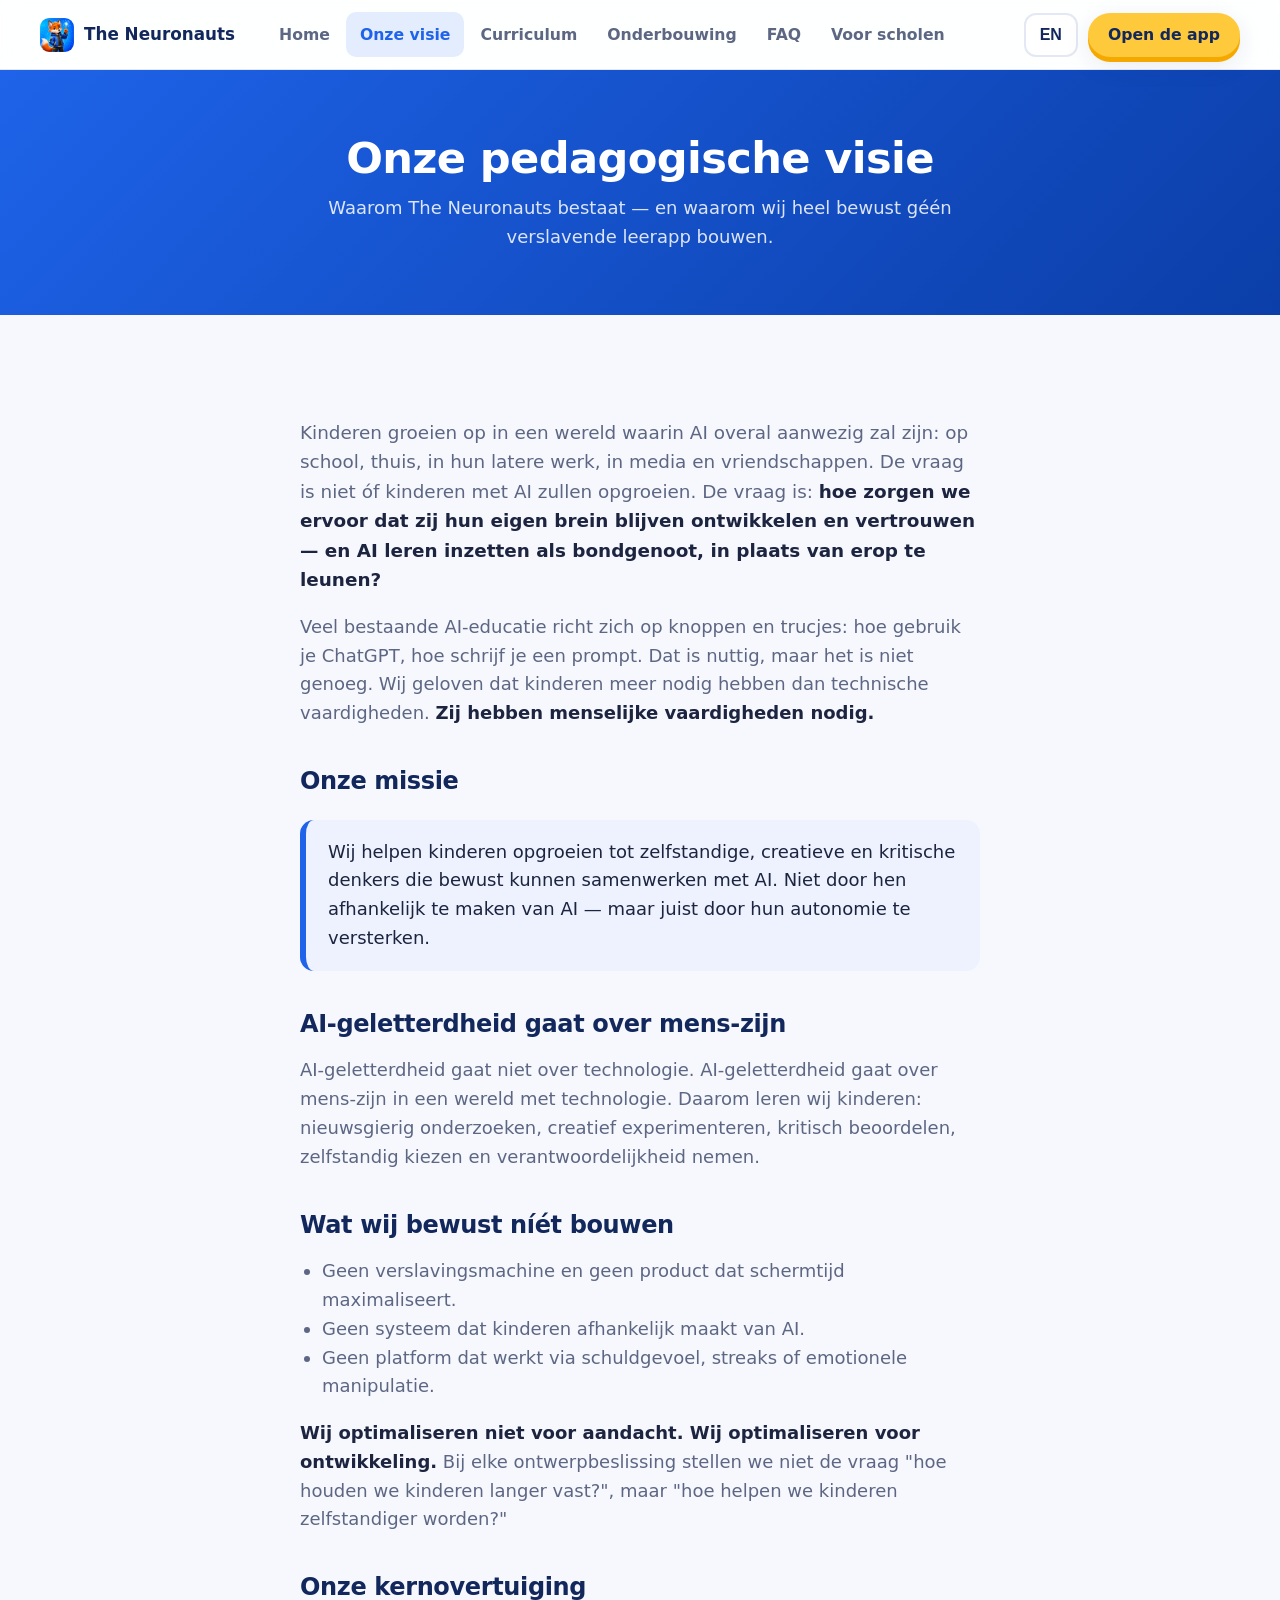
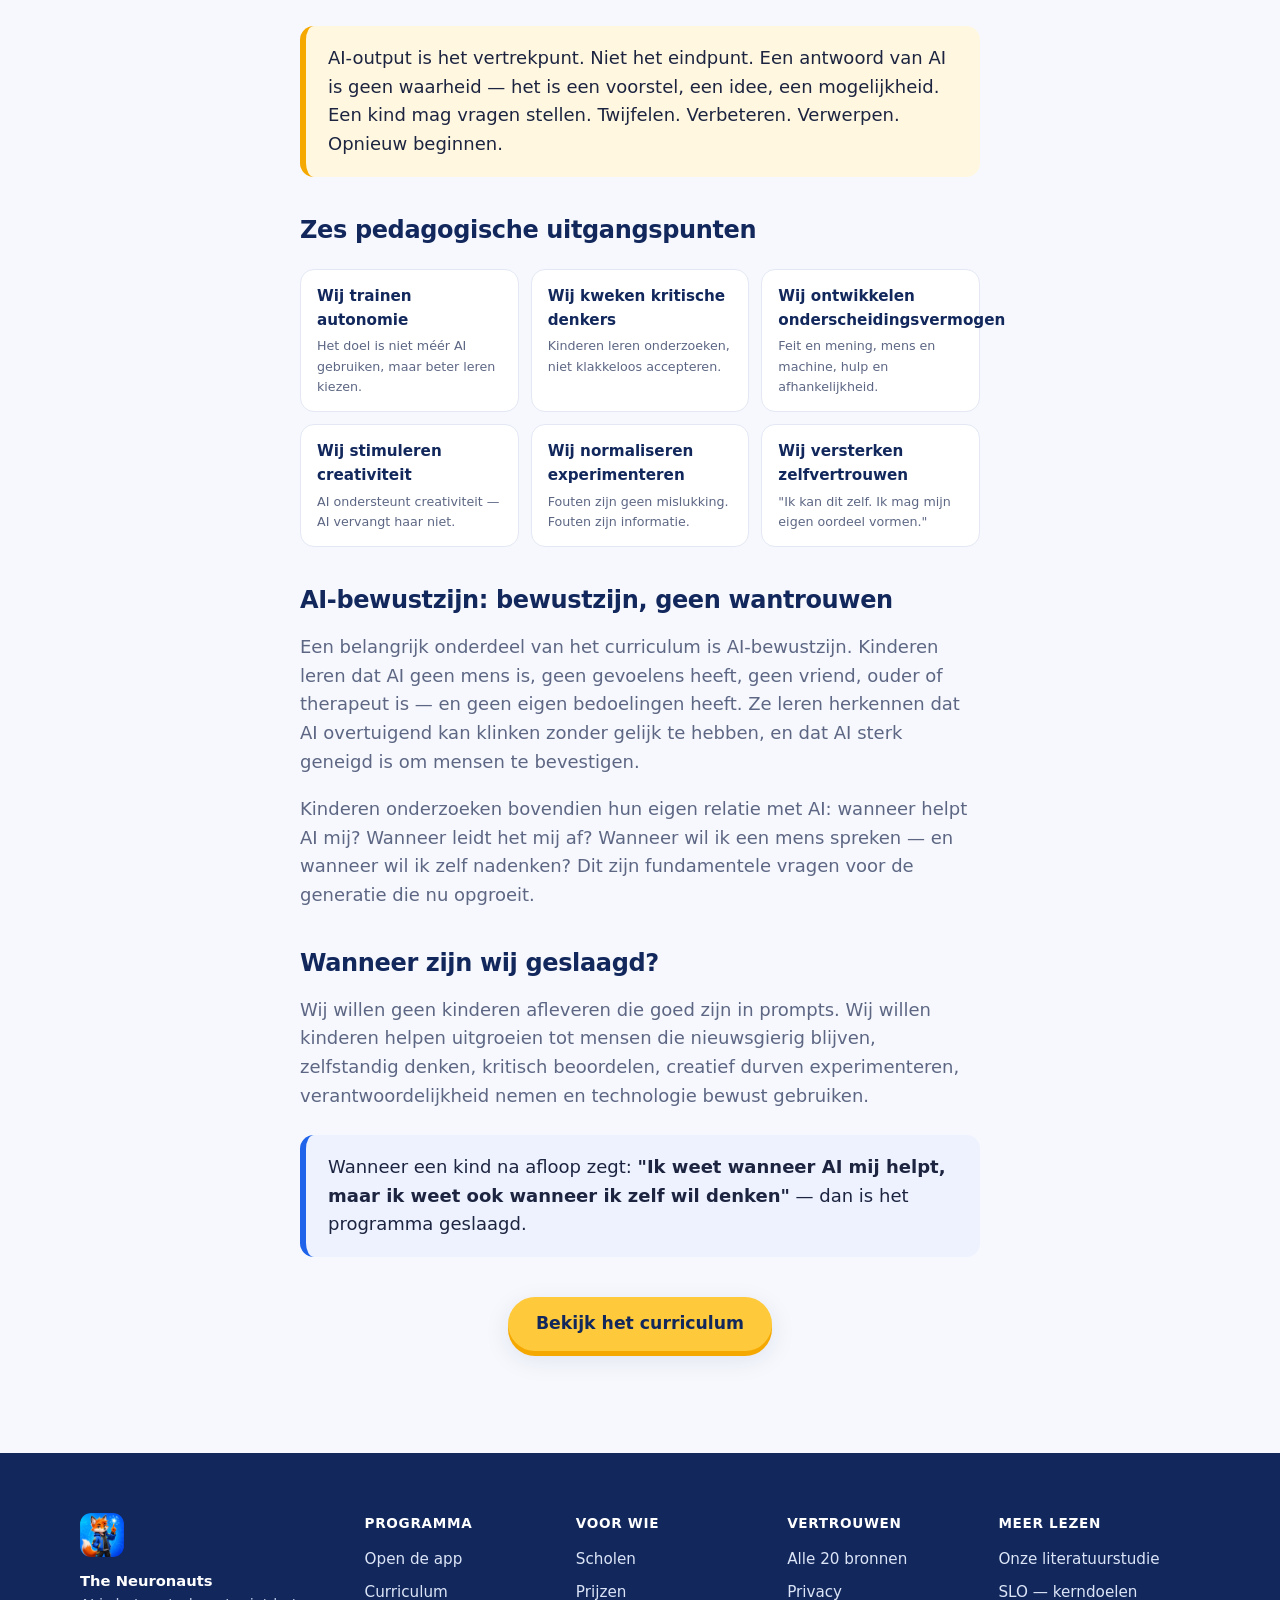
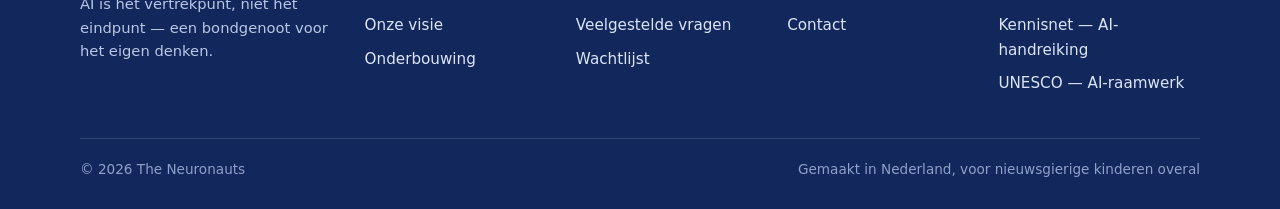
<file: visie.html>
<!DOCTYPE html>
<html lang="nl">
<head>
  <meta charset="utf-8" />
  <meta name="viewport" content="width=device-width, initial-scale=1, viewport-fit=cover" />
  <meta name="theme-color" content="#0B3EA8" />
  <title>Onze pedagogische visie — The Neuronauts</title>
  <meta name="description" content="Waarom The Neuronauts bestaat: onze missie, pedagogische uitgangspunten en ontwerpprincipes. Wij optimaliseren voor ontwikkeling, niet voor schermtijd." />
  <link rel="stylesheet" href="site.css?v=11" />
  <link rel="icon" href="icon-192.png" />
  <link rel="apple-touch-icon" href="apple-touch-icon.png" />
</head>
<body>

<header class="s-topbar">
  <a class="s-brand" href="index.html">
    <img src="icon-192.png" alt="" class="s-logo">
    <span>The Neuronauts</span>
  </a>
  <nav class="s-menu" id="menu">
    <a href="index.html" data-i18n="navHome">Home</a>
    <a href="visie.html" class="active" data-i18n="navVisie">Onze visie</a>
    <a href="curriculum.html" data-i18n="navCurriculum">Curriculum</a>
    <a href="onderbouwing.html" data-i18n="navOnderbouwing">Onderbouwing</a>
    <a href="index.html#faq" data-i18n="navFaq">FAQ</a>
    <a href="index.html#scholen" data-i18n="navScholen">Voor scholen</a>
  </nav>
  <nav class="s-nav">
    <button class="s-menu-toggle" id="menuBtn" aria-label="Menu"><span></span></button>
    <button class="s-lang" id="langBtn" aria-label="Switch language">EN</button>
    <a class="s-cta small" href="app.html" data-i18n="openApp">Open de app</a>
  </nav>
</header>

<main>
  <section class="s-pagehero">
    <h1 data-i18n="vTitle">Onze pedagogische visie</h1>
    <p data-i18n="vSub">Waarom The Neuronauts bestaat — en waarom wij heel bewust géén verslavende leerapp bouwen.</p>
  </section>

  <section class="s-block s-prose">
    <p class="s-lead" data-i18n="v1">Kinderen groeien op in een wereld waarin AI overal aanwezig zal zijn: op school, thuis, in hun latere werk, in media en vriendschappen. De vraag is niet óf kinderen met AI zullen opgroeien. De vraag is: <strong>hoe zorgen we ervoor dat zij hun eigen brein blijven ontwikkelen en vertrouwen — en AI leren inzetten als bondgenoot, in plaats van erop te leunen?</strong></p>

    <p data-i18n="v2">Veel bestaande AI-educatie richt zich op knoppen en trucjes: hoe gebruik je ChatGPT, hoe schrijf je een prompt. Dat is nuttig, maar het is niet genoeg. Wij geloven dat kinderen meer nodig hebben dan technische vaardigheden. <strong>Zij hebben menselijke vaardigheden nodig.</strong></p>

    <h2 data-i18n="vMissieT">Onze missie</h2>
    <div class="s-callout"><p data-i18n="vMissie">Wij helpen kinderen opgroeien tot zelfstandige, creatieve en kritische denkers die bewust kunnen samenwerken met AI. Niet door hen afhankelijk te maken van AI — maar juist door hun autonomie te versterken.</p></div>

    <h2 data-i18n="vVisieT">AI-geletterdheid gaat over mens-zijn</h2>
    <p data-i18n="v3">AI-geletterdheid gaat niet over technologie. AI-geletterdheid gaat over mens-zijn in een wereld met technologie. Daarom leren wij kinderen: nieuwsgierig onderzoeken, creatief experimenteren, kritisch beoordelen, zelfstandig kiezen en verantwoordelijkheid nemen.</p>

    <h2 data-i18n="vNietT">Wat wij bewust níét bouwen</h2>
    <ul>
      <li data-i18n="vNiet1">Geen verslavingsmachine en geen product dat schermtijd maximaliseert.</li>
      <li data-i18n="vNiet2">Geen systeem dat kinderen afhankelijk maakt van AI.</li>
      <li data-i18n="vNiet3">Geen platform dat werkt via schuldgevoel, streaks of emotionele manipulatie.</li>
    </ul>
    <p data-i18n="v4"><strong>Wij optimaliseren niet voor aandacht. Wij optimaliseren voor ontwikkeling.</strong> Bij elke ontwerpbeslissing stellen we niet de vraag "hoe houden we kinderen langer vast?", maar "hoe helpen we kinderen zelfstandiger worden?"</p>

    <h2 data-i18n="vKernT">Onze kernovertuiging</h2>
    <div class="s-callout geel"><p data-i18n="vKern">AI-output is het vertrekpunt. Niet het eindpunt. Een antwoord van AI is geen waarheid — het is een voorstel, een idee, een mogelijkheid. Een kind mag vragen stellen. Twijfelen. Verbeteren. Verwerpen. Opnieuw beginnen.</p></div>

    <h2 data-i18n="vPedT">Zes pedagogische uitgangspunten</h2>
    <div class="s-comps">
      <div class="s-comp" data-i18n="vPed1">Wij trainen autonomie<small>Het doel is niet méér AI gebruiken, maar beter leren kiezen.</small></div>
      <div class="s-comp" data-i18n="vPed2">Wij kweken kritische denkers<small>Kinderen leren onderzoeken, niet klakkeloos accepteren.</small></div>
      <div class="s-comp" data-i18n="vPed3">Wij ontwikkelen onderscheidingsvermogen<small>Feit en mening, mens en machine, hulp en afhankelijkheid.</small></div>
      <div class="s-comp" data-i18n="vPed4">Wij stimuleren creativiteit<small>AI ondersteunt creativiteit — AI vervangt haar niet.</small></div>
      <div class="s-comp" data-i18n="vPed5">Wij normaliseren experimenteren<small>Fouten zijn geen mislukking. Fouten zijn informatie.</small></div>
      <div class="s-comp" data-i18n="vPed6">Wij versterken zelfvertrouwen<small>"Ik kan dit zelf. Ik mag mijn eigen oordeel vormen."</small></div>
    </div>

    <h2 data-i18n="vBewustT">AI-bewustzijn: bewustzijn, geen wantrouwen</h2>
    <p data-i18n="vBewust1">Een belangrijk onderdeel van het curriculum is AI-bewustzijn. Kinderen leren dat AI geen mens is, geen gevoelens heeft, geen vriend, ouder of therapeut is — en geen eigen bedoelingen heeft. Ze leren herkennen dat AI overtuigend kan klinken zonder gelijk te hebben, en dat AI sterk geneigd is om mensen te bevestigen.</p>
    <p data-i18n="vBewust2">Kinderen onderzoeken bovendien hun eigen relatie met AI: wanneer helpt AI mij? Wanneer leidt het mij af? Wanneer wil ik een mens spreken — en wanneer wil ik zelf nadenken? Dit zijn fundamentele vragen voor de generatie die nu opgroeit.</p>

    <h2 data-i18n="vUitkomstT">Wanneer zijn wij geslaagd?</h2>
    <p data-i18n="vUitkomst1">Wij willen geen kinderen afleveren die goed zijn in prompts. Wij willen kinderen helpen uitgroeien tot mensen die nieuwsgierig blijven, zelfstandig denken, kritisch beoordelen, creatief durven experimenteren, verantwoordelijkheid nemen en technologie bewust gebruiken.</p>
    <div class="s-callout"><p data-i18n="vUitkomst2">Wanneer een kind na afloop zegt: <strong>"Ik weet wanneer AI mij helpt, maar ik weet ook wanneer ik zelf wil denken"</strong> — dan is het programma geslaagd.</p></div>

    <p style="text-align:center; margin-top:40px;">
      <a class="s-cta" href="curriculum.html" data-i18n="vNaarCurriculum">Bekijk het curriculum</a>
    </p>
  </section>
</main>

<footer class="s-footerxl">
  <div class="s-footgrid">
    <div class="s-footbrand">
      <img src="icon-192.png" alt="">
      <p><strong style="color:#fff">The Neuronauts</strong><br>
      <span data-i18n="footTag">AI is het vertrekpunt, niet het eindpunt — een bondgenoot voor het eigen denken.</span></p>
    </div>
    <div class="s-footcol">
      <h5 data-i18n="footProg">Programma</h5>
      <ul>
        <li><a href="app.html" data-i18n="openApp2">Open de app</a></li>
        <li><a href="curriculum.html" data-i18n="navCurriculum2">Curriculum</a></li>
        <li><a href="visie.html" data-i18n="navVisie2">Onze visie</a></li>
        <li><a href="onderbouwing.html" data-i18n="navOnderbouwing2">Onderbouwing</a></li>
      </ul>
    </div>
    <div class="s-footcol">
      <h5 data-i18n="footWie">Voor wie</h5>
      <ul>
        <li><a href="index.html#scholen" data-i18n="footScholen">Scholen</a></li>
        <li><a href="index.html#prijzen" data-i18n="footPrijzen">Prijzen</a></li>
        <li><a href="index.html#faq" data-i18n="footFaq">Veelgestelde vragen</a></li>
        <li><a href="index.html#wachtlijst" data-i18n="footWachtlijst">Wachtlijst</a></li>
      </ul>
    </div>
    <div class="s-footcol">
      <h5 data-i18n="footVertrouwen">Vertrouwen</h5>
      <ul>
        <li><a href="onderbouwing.html" data-i18n="footBronnen">Alle 20 bronnen</a></li>
        <li><a href="privacy.html" data-i18n="footPrivacy">Privacy</a></li>
        <li><a href="mailto:irisfickeryounge@gmail.com" data-i18n="contact">Contact</a></li>
      </ul>
    </div>
    <div class="s-footcol">
      <h5 data-i18n="footLezen">Meer lezen</h5>
      <ul>
        <li><a href="metareview.html" data-i18n="footStudie">Onze literatuurstudie</a></li>
        <li><a href="https://www.actualisatiekerndoelen.nl/digitalegeletterdheid" target="_blank" rel="noopener">SLO — kerndoelen</a></li>
        <li><a href="https://www.kennisnet.nl/artificial-intelligence/handreiking-ai-in-het-onderwijs/" target="_blank" rel="noopener">Kennisnet — AI-handreiking</a></li>
        <li><a href="https://www.unesco.org/en/articles/ai-competency-framework-students" target="_blank" rel="noopener">UNESCO — AI-raamwerk</a></li>
      </ul>
    </div>
  </div>
  <div class="s-footbottom">
    <span>© 2026 The Neuronauts</span>
    <span data-i18n="footMade">Gemaakt in Nederland, voor nieuwsgierige kinderen overal</span>
  </div>
</footer>

<script src="site.js?v=11"></script>
</body>
</html>
</file>
<file: site.css>
/* ============================================================
   AI Explorer Academy — verkoopwebsite
   Zelfde merk als de app: Explorer-blauw + energie-geel.
   ============================================================ */

:root {
  --blue: #1E63E9;
  --blue-deep: #0B3EA8;
  --blue-ink: #12285C;
  --yellow: #FFC93C;
  --yellow-deep: #F5A800;
  --bg: #F6F8FD;
  --surface: #FFFFFF;
  --ink: #1C2440;
  --ink-soft: #5D6784;
  --line: #E3E8F4;
  --radius: 24px;
  --shadow: 0 8px 26px rgba(18, 40, 92, 0.10);
  --shadow-lift: 0 16px 40px rgba(18, 40, 92, 0.16);
  --font: system-ui, -apple-system, "Segoe UI", Roboto, "Helvetica Neue", Arial, sans-serif;
}

* { box-sizing: border-box; }
html { scroll-behavior: smooth; }
body {
  margin: 0; font-family: var(--font); color: var(--ink); background: var(--bg);
  font-size: 18px; line-height: 1.6; -webkit-font-smoothing: antialiased;
}
img { max-width: 100%; display: block; }
h1, h2, h3, h4 { line-height: 1.15; letter-spacing: -0.015em; color: var(--blue-ink); margin: 0 0 14px; }
a:focus-visible, button:focus-visible, summary:focus-visible { outline: 4px solid var(--blue-deep); outline-offset: 3px; border-radius: 8px; }

/* ---------- Topbar ---------- */
.s-topbar {
  position: sticky; top: 0; z-index: 50;
  display: flex; align-items: center; justify-content: space-between; gap: 12px;
  padding: 12px clamp(16px, 4vw, 40px);
  background: rgba(255, 255, 255, 0.88); backdrop-filter: blur(10px);
  border-bottom: 1px solid var(--line);
}
.s-brand {
  display: flex; align-items: center; gap: 10px; text-decoration: none;
  color: var(--blue-ink); font-weight: 900; font-size: 1.05rem;
}
.s-logo { width: 34px; height: 34px; border-radius: 9px; }
.s-nav { display: flex; align-items: center; gap: 10px; }
.s-lang {
  min-height: 44px; min-width: 48px; padding: 0 14px;
  background: var(--surface); border: 2px solid var(--line); border-radius: 12px;
  font-weight: 800; font-size: 1rem; color: var(--blue-ink); cursor: pointer;
}
.s-lang:hover { border-color: var(--blue); }

/* ---------- CTA-knoppen ---------- */
.s-cta {
  display: inline-flex; align-items: center; justify-content: center;
  min-height: 52px; padding: 13px 28px; border-radius: 999px;
  background: var(--yellow); color: var(--blue-ink);
  font-weight: 900; font-size: 1.08rem; text-decoration: none;
  box-shadow: 0 5px 0 var(--yellow-deep), var(--shadow);
  transition: transform .12s ease, box-shadow .12s ease;
}
.s-cta:active { transform: translateY(3px); box-shadow: 0 2px 0 var(--yellow-deep); }
.s-cta.ghost {
  background: var(--surface); color: var(--blue-ink);
  border: 2px solid var(--line); box-shadow: none;
}
.s-cta.ghost:hover { border-color: var(--blue); }
.s-cta.small { min-height: 44px; padding: 9px 20px; font-size: .98rem; }
.s-cta.big { font-size: 1.2rem; padding: 16px 40px; }

/* ---------- Hero ---------- */
.s-hero {
  background:
    radial-gradient(700px 340px at 85% 15%, rgba(90, 170, 255, 0.35), transparent 60%),
    radial-gradient(500px 300px at 10% 95%, rgba(255, 201, 60, 0.16), transparent 55%),
    linear-gradient(135deg, #1E63E9 0%, #0B3EA8 100%);
  color: #fff; overflow: hidden; position: relative;
}
.s-hero::before {
  content: ""; position: absolute; inset: 0; pointer-events: none;
  background-image:
    radial-gradient(rgba(255,255,255,0.14) 1.5px, transparent 1.6px),
    radial-gradient(rgba(255,255,255,0.08) 1.5px, transparent 1.6px);
  background-size: 48px 48px, 48px 48px;
  background-position: 0 0, 24px 24px;
  mask-image: linear-gradient(115deg, transparent 45%, #000 100%);
  -webkit-mask-image: linear-gradient(115deg, transparent 45%, #000 100%);
}
.s-hero-grid {
  max-width: 1120px; margin: 0 auto; position: relative;
  display: grid; grid-template-columns: 1.1fr 1fr; gap: clamp(20px, 4vw, 48px);
  align-items: center; padding: clamp(40px, 7vw, 84px) clamp(16px, 4vw, 40px);
}
.s-kicker {
  font-weight: 800; font-size: .95rem; letter-spacing: .02em;
  color: var(--yellow); margin: 0 0 10px; text-transform: uppercase;
}
.s-hero-text h1 { color: #fff; font-size: clamp(2rem, 4.6vw, 3.3rem); margin-bottom: 16px; }
.s-sub { color: rgba(255, 255, 255, 0.9); font-size: clamp(1.02rem, 1.9vw, 1.2rem); margin: 0 0 24px; max-width: 560px; }
.s-hero-actions { display: flex; flex-wrap: wrap; gap: 14px; }
.s-hero .s-cta.ghost { background: rgba(255, 255, 255, 0.12); color: #fff; border-color: rgba(255, 255, 255, 0.4); }
.s-trust { color: rgba(255, 255, 255, 0.7); font-size: .92rem; margin: 18px 0 0; }
.s-hero-img { border-radius: var(--radius); box-shadow: var(--shadow-lift); }

/* ---------- USP-strip ---------- */
.s-usps {
  max-width: 1120px; margin: 30px auto 0; position: relative; z-index: 2;
  display: grid; grid-template-columns: repeat(3, 1fr); gap: 18px;
  padding: 0 clamp(16px, 4vw, 40px);
}
.s-usp {
  background: var(--surface); border: 1px solid var(--line); border-radius: var(--radius);
  padding: 22px 24px; box-shadow: var(--shadow);
}
.s-usp h3 { font-size: 1.08rem; margin-bottom: 8px; }
.s-usp p { margin: 0; color: var(--ink-soft); font-size: .96rem; }

/* ---------- Blokken ---------- */
.s-block { max-width: 1120px; margin: 0 auto; padding: clamp(48px, 7vw, 84px) clamp(16px, 4vw, 40px); }
.s-block h2 { font-size: clamp(1.6rem, 3.4vw, 2.3rem); text-align: center; }
.s-block-sub { text-align: center; color: var(--ink-soft); max-width: 640px; margin: 0 auto 34px; }

/* Filosofie */
.s-philosophy { text-align: center; }
.s-philosophy blockquote {
  margin: 0 auto 20px; max-width: 780px;
  background: var(--surface); border-left: 8px solid var(--yellow);
  border-radius: var(--radius); padding: 28px 32px; box-shadow: var(--shadow);
}
.s-philosophy blockquote p { font-size: clamp(1.1rem, 2.2vw, 1.35rem); font-weight: 700; color: var(--blue-ink); margin: 0 0 10px; }
.s-philosophy cite { color: var(--ink-soft); font-style: normal; font-size: .95rem; }
.s-philo-sub { max-width: 720px; margin: 0 auto; color: var(--ink-soft); }

/* Superkrachten */
.s-powers {
  display: grid; grid-template-columns: repeat(auto-fit, minmax(190px, 1fr)); gap: 16px;
}
.s-power {
  background: var(--surface); border: 1px solid var(--line); border-radius: var(--radius);
  padding: 18px; text-align: center; box-shadow: var(--shadow);
  transition: transform .14s ease, box-shadow .14s ease;
}
.s-power:hover { transform: translateY(-5px); box-shadow: var(--shadow-lift); }
.s-power img { width: 108px; height: 108px; border-radius: 22px; margin: 0 auto 12px; }
.s-power h4 { font-size: 1.05rem; margin-bottom: 6px; }
.s-power p { margin: 0; font-size: .88rem; color: var(--ink-soft); }

/* Hoe werkt het / secties met beeld */
.s-how-grid {
  display: grid; grid-template-columns: 1fr 1fr; gap: clamp(24px, 4vw, 56px); align-items: center;
}
.s-how-grid.reverse { direction: rtl; }
.s-how-grid.reverse > * { direction: ltr; }
.s-how-grid h2 { text-align: left; }
.s-how-img { border-radius: var(--radius); box-shadow: var(--shadow-lift); }
.s-steps { padding-left: 0; list-style: none; counter-reset: stap; margin: 0 0 24px; }
.s-steps li {
  counter-increment: stap; position: relative; padding: 0 0 18px 56px;
}
.s-steps li::before {
  content: counter(stap); position: absolute; left: 0; top: 0;
  width: 40px; height: 40px; border-radius: 50%;
  background: var(--blue); color: #fff; font-weight: 900; font-size: 1.1rem;
  display: flex; align-items: center; justify-content: center;
}
.s-steps strong { color: var(--blue-ink); }
.s-steps span { color: var(--ink-soft); }

/* Scholen */
.s-schools { background: var(--surface); border-radius: var(--radius); box-shadow: var(--shadow); max-width: 1056px; }
.s-checks { list-style: none; padding: 0; margin: 0 0 24px; }
.s-checks li { position: relative; padding: 0 0 14px 36px; color: var(--ink-soft); }
.s-checks li::before {
  content: "\2713"; position: absolute; left: 0; top: 1px;
  width: 24px; height: 24px; border-radius: 50%;
  background: #E3F5EC; color: #2FA36B; font-weight: 900;
  display: flex; align-items: center; justify-content: center; font-size: .9rem;
}

/* Prijzen */
.s-price-cards { display: grid; grid-template-columns: repeat(auto-fit, minmax(280px, 1fr)); gap: 18px; max-width: 760px; margin: 0 auto; }
.s-price-card {
  background: var(--surface); border: 2px solid var(--line); border-radius: var(--radius);
  padding: 28px; text-align: center; box-shadow: var(--shadow);
}
.s-price-card.soon { border-style: dashed; }
.s-price-card h3 { font-size: 1rem; text-transform: uppercase; letter-spacing: .04em; color: var(--ink-soft); }
.s-price { font-size: 2rem; font-weight: 900; color: var(--blue-ink); margin: 6px 0 12px; }
.s-price-card p:not(.s-price) { color: var(--ink-soft); font-size: .95rem; margin-bottom: 20px; }

/* FAQ */
.s-faq { max-width: 780px; }
.s-faq details {
  background: var(--surface); border: 1px solid var(--line); border-radius: 16px;
  margin-bottom: 10px; padding: 0 20px;
}
.s-faq summary {
  cursor: pointer; font-weight: 800; color: var(--blue-ink);
  padding: 16px 0; list-style: none; min-height: 44px;
}
.s-faq summary::-webkit-details-marker { display: none; }
.s-faq summary::after { content: "+"; float: right; font-size: 1.3rem; color: var(--blue); }
.s-faq details[open] summary::after { content: "\2212"; }
.s-faq p { margin: 0 0 16px; color: var(--ink-soft); }

/* Slot-CTA */
.s-final {
  text-align: center; color: #fff;
  background: linear-gradient(135deg, #1E63E9, #0B3EA8);
  padding: clamp(48px, 7vw, 72px) 20px; margin-top: 20px;
}
.s-final h2 { color: #fff; }
.s-final p { color: rgba(255, 255, 255, 0.85); margin: 0 0 24px; }

/* Footer */
.s-footer {
  text-align: center; padding: 36px 20px 46px; color: var(--ink-soft); font-size: .95rem;
}
.s-footer .s-logo { margin: 0 auto 10px; }
.s-foot-links a { color: var(--blue); font-weight: 700; text-decoration: none; }

/* ---------- Responsief ---------- */
@media (max-width: 860px) {
  .s-hero-grid { grid-template-columns: 1fr; text-align: center; }
  .s-hero-grid > *, .s-how-grid > * { min-width: 0; }
  .s-hero-text h1 { margin-left: auto; margin-right: auto; }
  .s-sub { margin-left: auto; margin-right: auto; }
  .s-hero-actions { justify-content: center; }
  .s-hero-img { width: 100%; max-width: min(100%, 520px); justify-self: center; }
  .s-usps { grid-template-columns: 1fr; margin-top: 20px; }
  .s-how-grid { grid-template-columns: 1fr; }
  .s-how-grid h2 { text-align: center; }
  .s-how-img { width: 100%; max-width: min(100%, 560px); justify-self: center; }
}
@media (max-width: 480px) {
  body { font-size: 17px; }
  .s-cta.small span { display: none; }
}

/* ============================================================
   v2-uitbreidingen: navigatie, subpagina's, footer XL, bronnen
   ============================================================ */

/* ---------- Hoofdnavigatie ---------- */
.s-menu { display: flex; align-items: center; gap: 2px; margin-right: auto; margin-left: 18px; }
.s-menu a {
  padding: 10px 14px; border-radius: 10px; text-decoration: none;
  color: var(--ink-soft); font-weight: 700; font-size: .98rem;
}
.s-menu a:hover { color: var(--blue-ink); background: #EDF2FE; }
.s-menu a.active { color: var(--blue); background: #E4EDFD; }
.s-menu-toggle { display: none; }

@media (max-width: 900px) {
  .s-menu {
    position: fixed; inset: 62px 0 auto 0; z-index: 60;
    flex-direction: column; align-items: stretch; margin: 0;
    background: var(--surface); border-bottom: 1px solid var(--line);
    padding: 10px 16px 16px; box-shadow: var(--shadow-lift);
    display: none;
  }
  .s-menu.open { display: flex; }
  .s-menu a { padding: 14px; font-size: 1.05rem; }
  .s-menu-toggle {
    display: inline-flex; align-items: center; justify-content: center;
    width: 46px; height: 46px; border-radius: 12px;
    border: 2px solid var(--line); background: var(--surface); cursor: pointer;
  }
  .s-menu-toggle span { position: relative; width: 20px; height: 2px; background: var(--blue-ink); border-radius: 2px; }
  .s-menu-toggle span::before, .s-menu-toggle span::after {
    content: ""; position: absolute; left: 0; width: 20px; height: 2px;
    background: var(--blue-ink); border-radius: 2px;
  }
  .s-menu-toggle span::before { top: -6px; }
  .s-menu-toggle span::after { top: 6px; }
}

/* ---------- Vertrouwensstrip ---------- */
.s-trustbar { background: var(--surface); border-block: 1px solid var(--line); }
.s-trustbar-inner {
  max-width: 1120px; margin: 0 auto; padding: 18px clamp(16px, 4vw, 40px);
  display: flex; flex-wrap: wrap; align-items: center; justify-content: center; gap: 10px 14px;
}
.s-trustbar-label { font-weight: 800; color: var(--ink-soft); font-size: .9rem; margin-right: 4px; }
.s-trustchip {
  display: inline-flex; align-items: center; gap: 6px;
  background: #EDF2FE; color: var(--blue-ink); border: 1px solid #C9D9F8;
  font-weight: 700; font-size: .88rem; padding: 7px 14px; border-radius: 999px;
  text-decoration: none;
}
.s-trustchip:hover { border-color: var(--blue); }

/* ---------- Subpagina-koppen ---------- */
.s-pagehero {
  background: linear-gradient(135deg, #1E63E9, #0B3EA8);
  color: #fff; text-align: center;
  padding: clamp(40px, 6vw, 64px) 20px;
}
.s-pagehero h1 { color: #fff; font-size: clamp(1.8rem, 4vw, 2.7rem); margin: 0 0 10px; }
.s-pagehero p { color: rgba(255,255,255,.85); max-width: 660px; margin: 0 auto; }

/* ---------- Langere teksten / prose ---------- */
.s-prose { max-width: 760px; margin: 0 auto; }
.s-prose h2 { text-align: left; font-size: 1.5rem; margin-top: 40px; }
.s-prose h3 { font-size: 1.15rem; margin-top: 26px; }
.s-prose p, .s-prose li { color: var(--ink-soft); }
.s-prose strong { color: var(--ink); }
.s-prose ul { padding-left: 22px; }
.s-lead { font-size: 1.15rem; color: var(--ink); }

.s-callout {
  background: #EDF2FE; border-left: 6px solid var(--blue);
  border-radius: 14px; padding: 18px 22px; margin: 24px 0;
}
.s-callout.geel { background: #FFF7E0; border-color: var(--yellow-deep); }
.s-callout p { margin: 0; color: var(--ink); }

/* ---------- Competentie-grid & niveau-tabel ---------- */
.s-comps { display: grid; grid-template-columns: repeat(auto-fit, minmax(210px, 1fr)); gap: 12px; margin: 24px 0; }
.s-comp {
  background: var(--surface); border: 1px solid var(--line); border-radius: 14px;
  padding: 14px 16px; font-weight: 700; color: var(--blue-ink); font-size: .95rem;
}
.s-comp small { display: block; font-weight: 500; color: var(--ink-soft); margin-top: 4px; }

.s-tabel { width: 100%; border-collapse: collapse; margin: 24px 0; font-size: .95rem; }
.s-tabel th, .s-tabel td { text-align: left; padding: 12px 14px; border-bottom: 1px solid var(--line); vertical-align: top; }
.s-tabel th { color: var(--blue-ink); background: #EDF2FE; }
.s-tabel td { color: var(--ink-soft); }
.s-tabel-wrap { overflow-x: auto; }

/* ---------- Bronnenlijst ---------- */
.s-bronnen { display: grid; gap: 14px; margin: 24px 0; }
.s-bron {
  background: var(--surface); border: 1px solid var(--line); border-radius: 16px;
  padding: 18px 20px;
}
.s-bron h4 { margin: 0 0 6px; font-size: 1.02rem; }
.s-bron p { margin: 0 0 8px; color: var(--ink-soft); font-size: .93rem; }
.s-bron a { color: var(--blue); font-weight: 700; font-size: .9rem; word-break: break-all; }
.s-bron .s-bron-rel { color: var(--ink); font-size: .93rem; }
.s-bron-org { display: inline-block; font-size: .78rem; font-weight: 800; text-transform: uppercase; letter-spacing: .04em; color: var(--blue); margin-bottom: 6px; }

/* ---------- Footer XL ---------- */
.s-footerxl {
  background: var(--blue-ink); color: #B9C6E4;
  padding: clamp(40px, 6vw, 60px) clamp(16px, 4vw, 40px) 28px;
}
.s-footerxl a { color: #DCE5F8; text-decoration: none; }
.s-footerxl a:hover { color: var(--yellow); }
.s-footgrid {
  max-width: 1120px; margin: 0 auto 34px;
  display: grid; grid-template-columns: 1.4fr 1fr 1fr 1fr 1.1fr; gap: 28px;
}
.s-footbrand img { width: 44px; height: 44px; border-radius: 11px; margin-bottom: 12px; }
.s-footbrand p { font-size: .92rem; margin: 0; }
.s-footcol h5 {
  color: #fff; font-size: .85rem; text-transform: uppercase; letter-spacing: .05em;
  margin: 0 0 12px;
}
.s-footcol ul { list-style: none; padding: 0; margin: 0; }
.s-footcol li { margin-bottom: 9px; font-size: .95rem; }
.s-footbottom {
  max-width: 1120px; margin: 0 auto; padding-top: 20px;
  border-top: 1px solid rgba(255,255,255,.15);
  display: flex; flex-wrap: wrap; justify-content: space-between; gap: 10px;
  font-size: .85rem; color: #8FA0C9;
}
@media (max-width: 760px) { .s-footgrid { grid-template-columns: 1fr 1fr; } }
@media (max-width: 480px) { .s-footgrid { grid-template-columns: 1fr; } }

/* ---------- Pijlers op home ---------- */
.s-pijlers { display: grid; grid-template-columns: repeat(auto-fit, minmax(250px, 1fr)); gap: 18px; }
.s-pijler {
  background: var(--surface); border: 1px solid var(--line); border-radius: var(--radius);
  padding: 24px; box-shadow: var(--shadow);
}
.s-pijler h3 { font-size: 1.12rem; }
.s-pijler p { color: var(--ink-soft); font-size: .95rem; margin: 0 0 12px; }
.s-pijler a { color: var(--blue); font-weight: 800; font-size: .92rem; text-decoration: none; }

/* ============================================================
   Wachtlijst-formulier & testimonials
   ============================================================ */
.s-wachtlijst {
  background: linear-gradient(135deg, #1E63E9, #0B3EA8);
  border-radius: var(--radius); max-width: 1056px;
  color: #fff; position: relative; overflow: hidden;
}
.s-wachtlijst h2, .s-wachtlijst .s-block-sub { color: #fff; }
.s-wachtlijst .s-block-sub { color: rgba(255,255,255,.85); }
.s-form {
  max-width: 560px; margin: 0 auto; display: grid; gap: 14px;
}
.s-form label { font-weight: 700; font-size: .92rem; display: block; margin-bottom: 6px; }
.s-form input, .s-form select, .s-form textarea {
  width: 100%; min-height: 52px; border: none; border-radius: 14px;
  padding: 13px 16px; font-size: 1rem; font-family: inherit; color: var(--ink);
  background: #fff;
}
.s-form textarea { min-height: 90px; resize: vertical; }
.s-form input:focus, .s-form select:focus, .s-form textarea:focus {
  outline: 4px solid var(--yellow);
}
.s-form .s-cta { width: 100%; border: none; cursor: pointer; }
.s-form-privacy { font-size: .85rem; color: rgba(255,255,255,.75); text-align: center; margin: 0; }
.s-form-privacy a { color: #fff; }
.s-form-row { display: grid; grid-template-columns: 1fr 1fr; gap: 14px; }
@media (max-width: 560px) { .s-form-row { grid-template-columns: 1fr; } }

.s-testimonials { display: grid; grid-template-columns: repeat(auto-fit, minmax(260px, 1fr)); gap: 18px; }
.s-testimonial {
  background: var(--surface); border: 1px solid var(--line); border-radius: var(--radius);
  padding: 24px; box-shadow: var(--shadow); position: relative;
}
.s-testimonial::before {
  content: "\201C"; position: absolute; top: 8px; left: 18px;
  font-size: 3.2rem; color: var(--yellow); font-family: Georgia, serif; line-height: 1;
}
.s-testimonial p { margin: 18px 0 14px; color: var(--ink); font-size: .98rem; }
.s-testimonial cite {
  font-style: normal; font-weight: 800; color: var(--blue-ink); font-size: .9rem; display: block;
}
.s-testimonial cite small { display: block; font-weight: 600; color: var(--ink-soft); }

/* ---------- Statistiekenband in hero ---------- */
.s-stats {
  max-width: 1120px; margin: 0 auto; position: relative;
  display: grid; grid-template-columns: repeat(4, 1fr); gap: 12px;
  padding: 0 clamp(16px, 4vw, 40px) 34px;
}
.s-stat {
  text-align: center; padding: 14px 10px;
  background: rgba(255, 255, 255, 0.10);
  border: 1px solid rgba(255, 255, 255, 0.22);
  border-radius: 16px; backdrop-filter: blur(4px);
}
.s-stat strong { display: block; font-size: 1.7rem; font-weight: 900; color: var(--yellow); }
.s-stat span { font-size: .85rem; color: rgba(255, 255, 255, 0.85); font-weight: 600; }
@media (max-width: 620px) { .s-stats { grid-template-columns: repeat(2, 1fr); } }

/* ---------- Zorgen erkennen → omslag ---------- */
.s-zorgen-grid {
  display: grid; grid-template-columns: repeat(auto-fit, minmax(250px, 1fr)); gap: 16px;
  margin-bottom: 28px;
}
.s-zorg {
  background: var(--surface); border: 1px solid var(--line);
  border-left: 6px solid #D14343; border-radius: 16px;
  padding: 20px 22px; box-shadow: var(--shadow);
}
.s-zorg p { margin: 0 0 10px; color: var(--ink-soft); font-size: .96rem; }
.s-zorg strong { color: var(--ink); }
.s-zorg a { color: var(--blue); font-weight: 700; font-size: .85rem; text-decoration: none; }
.s-omslag {
  background: linear-gradient(135deg, #1E63E9, #0B3EA8);
  border-radius: var(--radius); color: #fff;
  padding: clamp(26px, 4vw, 40px); text-align: center;
}
.s-omslag h3 { color: var(--yellow); font-size: clamp(1.25rem, 2.6vw, 1.6rem); }
.s-omslag p { color: rgba(255,255,255,.9); max-width: 720px; margin: 0 auto 22px; }
.s-omslag strong { color: #fff; }
.s-omslag .s-cta.ghost { background: rgba(255,255,255,.12); color: #fff; border-color: rgba(255,255,255,.4); }

/* ---------- FAQ-groepskopjes ---------- */
.s-faq-groep {
  margin: 30px 0 12px; font-size: .92rem; color: var(--ink-soft);
  text-transform: uppercase; letter-spacing: .05em; font-weight: 800; text-align: left;
}

/* ---------- Grote kerncijfers ---------- */
.s-cijfer {
  font-size: 2.4rem; font-weight: 900; color: var(--blue);
  margin: 0 0 6px; line-height: 1; letter-spacing: -0.02em;
}
.s-cijfer.rood { color: #D14343; font-size: 2rem; }
</file>
<file: styles.css>
/* ============================================================
   AI Explorer Academy — stijl v3 "Explorer Blue"
   Professioneel en gelikt voor 9–12 jaar (niet kinderachtig):
   diep Explorer-blauw + energiek geel, veel wit, grote tikdoelen,
   hoog contrast. Merktaal volgt de mascotte-artwork.
   ============================================================ */

:root {
  /* Merk */
  --blue: #1E63E9;           /* Explorer-blauw (knoppen, accenten) */
  --blue-deep: #0B3EA8;      /* diep blauw (hero, gradients) */
  --blue-ink: #12285C;       /* donkerblauwe tekst op licht */
  --yellow: #FFC93C;         /* energie-geel (CTA's, highlights) */
  --yellow-deep: #F5A800;

  --bg: #F6F8FD;             /* koel, licht canvas */
  --surface: #FFFFFF;
  --ink: #1C2440;
  --ink-soft: #5D6784;
  --line: #E3E8F4;
  --focus: #0B3EA8;

  --sp: var(--blue);         /* per superpower overschreven */
  --sp-soft: #E4EDFD;

  --radius: 22px;
  --radius-lg: 30px;
  --tap: 56px;
  --shadow: 0 6px 22px rgba(18, 40, 92, 0.10);
  --shadow-lift: 0 14px 34px rgba(18, 40, 92, 0.16);
  --glow: 0 0 0 3px rgba(30, 99, 233, 0.18);

  --font: system-ui, -apple-system, "Segoe UI", Roboto, "Helvetica Neue", Arial, sans-serif;
}

* { box-sizing: border-box; }
html { -webkit-text-size-adjust: 100%; }

body {
  margin: 0;
  font-family: var(--font);
  color: var(--ink);
  /* De Explorer-wereld: diep blauw zoals de mascotte-artwork */
  background:
    radial-gradient(1100px 600px at 80% -100px, rgba(90, 170, 255, 0.28), transparent 60%),
    radial-gradient(800px 500px at 5% 40%, rgba(255, 201, 60, 0.10), transparent 55%),
    linear-gradient(165deg, #1A55CB 0%, #0B3EA8 45%, #092D7E 100%);
  background-attachment: scroll;
  min-height: 100vh;
  font-size: 18px;
  line-height: 1.5;
  -webkit-font-smoothing: antialiased;
  position: relative;
}
/* Subtiel circuit-patroon over de hele wereld */
body::before {
  content: ""; position: fixed; inset: 0; pointer-events: none; z-index: 0;
  background-image:
    radial-gradient(rgba(255,255,255,0.10) 1.5px, transparent 1.6px),
    radial-gradient(rgba(255,255,255,0.06) 1.5px, transparent 1.6px);
  background-size: 52px 52px, 52px 52px;
  background-position: 0 0, 26px 26px;
}
#app { position: relative; z-index: 1; }

/* Toegankelijk: zichtbare focus overal */
a:focus-visible, button:focus-visible, input:focus-visible,
textarea:focus-visible, summary:focus-visible, [tabindex]:focus-visible {
  outline: 4px solid var(--focus);
  outline-offset: 3px;
  border-radius: 10px;
}

.skip-link {
  position: absolute; left: -999px; top: 0;
  background: var(--blue-ink); color: #fff; padding: 12px 18px; z-index: 100;
  border-radius: 0 0 12px 0; font-weight: 700; text-decoration: none;
}
.skip-link:focus { left: 0; }

h1, h2, h3 { line-height: 1.15; letter-spacing: -0.015em; }
button { font-family: inherit; cursor: pointer; }
img { max-width: 100%; }

/* ---------- Layout ---------- */
.screen { max-width: 1040px; margin: 0 auto; padding: 16px 20px 70px; }

/* Tekst die direct op de blauwe wereld staat */
.screen-title, .section-title { color: #fff; }
.result-count, .progress-label, .detail-crumbs { color: #C6D4F4; }
.detail-title { color: #fff; }
.pp-cheer { color: #fff; }
.pp-foot, .g-reset-wrap .hint { color: #B9C6E4; }
.hero-sub strong { color: var(--yellow); }

/* ---------- Topbar ---------- */
.topbar {
  position: sticky; top: 0; z-index: 30;
  display: flex; align-items: center; gap: 12px;
  padding: 10px 16px;
  background: rgba(9, 35, 96, 0.72);
  backdrop-filter: blur(12px);
  border-bottom: 1px solid rgba(255, 255, 255, 0.14);
}
.brand {
  display: flex; align-items: center; gap: 8px;
  margin: 0 auto; text-decoration: none; color: #fff;
  font-weight: 900; font-size: 1.06rem;
}
.brand-logo { width: 30px; height: 30px; border-radius: 9px; display: block; }
.brand-name { white-space: nowrap; }
.topnav { display: flex; gap: 8px; }

.iconbtn {
  min-height: 48px; min-width: 48px;
  display: inline-flex; align-items: center; justify-content: center;
  gap: 6px; padding: 0 14px;
  background: rgba(255, 255, 255, 0.10); border: 2px solid rgba(255, 255, 255, 0.28);
  border-radius: 14px; color: #fff; font-weight: 800; font-size: 1.05rem;
  text-decoration: none; transition: border-color .15s ease, background .15s ease;
}
.iconbtn:hover { border-color: var(--yellow); background: rgba(255, 255, 255, 0.18); }
.iconbtn svg { display: block; color: #fff; }
.iconbtn.ghost { border: none; background: transparent; visibility: hidden; box-shadow: none; }
.iconbtn:active { transform: translateY(1px); }
.iconbtn.adult { font-size: 1.15rem; }

@media (max-width: 560px) { .brand-name { display: none; } }

/* ---------- Home / hero ---------- */
.hero { padding: 16px 0 4px; }
.hero-inner {
  position: relative;
  display: flex; align-items: center; gap: 24px;
  background:
    radial-gradient(600px 300px at 80% 20%, rgba(120, 190, 255, 0.40), transparent 60%),
    radial-gradient(400px 260px at 15% 90%, rgba(255, 201, 60, 0.22), transparent 55%),
    linear-gradient(135deg, rgba(255, 255, 255, 0.12), rgba(255, 255, 255, 0.04));
  border: 1px solid rgba(255, 255, 255, 0.22);
  border-radius: var(--radius-lg);
  padding: 30px 32px;
  color: #fff;
  box-shadow: 0 18px 44px rgba(4, 16, 48, 0.4);
  overflow: hidden;
  backdrop-filter: blur(6px);
}
/* subtiel circuit-patroon zoals in de artwork */
.hero-inner::before {
  content: ""; position: absolute; inset: 0; pointer-events: none;
  background-image:
    radial-gradient(rgba(255,255,255,0.16) 1.5px, transparent 1.6px),
    radial-gradient(rgba(255,255,255,0.10) 1.5px, transparent 1.6px);
  background-size: 46px 46px, 46px 46px;
  background-position: 0 0, 23px 23px;
  mask-image: linear-gradient(115deg, transparent 40%, #000 95%);
  -webkit-mask-image: linear-gradient(115deg, transparent 40%, #000 95%);
}
.hero-text { flex: 1; min-width: 0; }
.hero-title { font-size: clamp(1.9rem, 5vw, 3rem); margin: 0 0 12px; font-weight: 900; }
.hero-hi { color: var(--yellow); }
.hero-sub {
  font-size: clamp(1.02rem, 2.2vw, 1.25rem);
  margin: 0; color: rgba(255, 255, 255, 0.88); max-width: 560px;
}
.hero-sub strong { color: var(--yellow); }
.hero-mascot {
  width: clamp(130px, 22vw, 210px); flex-shrink: 0;
  filter: drop-shadow(0 12px 24px rgba(0, 0, 0, 0.3));
}

.section-title { text-align: center; font-size: 1.55rem; margin: 28px 0 16px; }

/* ---------- Superpower-tegels ---------- */
.power-grid {
  display: grid; gap: 18px;
  grid-template-columns: repeat(auto-fit, minmax(280px, 1fr));
}
.power-tile {
  display: flex; flex-direction: column; align-items: center; text-align: center; gap: 4px;
  padding: 20px 18px 18px; border-radius: var(--radius-lg);
  background: var(--surface); border: 2px solid transparent;
  box-shadow: 0 14px 34px rgba(4, 16, 48, 0.45);
  text-decoration: none; color: var(--ink);
  transition: transform .14s ease, box-shadow .14s ease, border-color .14s ease;
}
.power-tile:hover {
  transform: translateY(-5px);
  box-shadow: 0 20px 44px rgba(4, 16, 48, 0.55);
  border-color: var(--yellow);
}
.power-img { width: 132px; height: 132px; border-radius: 26px; }
.power-name { font-size: 1.4rem; font-weight: 900; color: var(--blue-ink); margin-top: 8px; }
.power-desc { color: var(--ink-soft); font-size: 0.98rem; }
.power-mascot { font-size: .88rem; font-weight: 700; color: var(--sp); margin-top: 2px; }
.power-count {
  margin-top: 10px;
  background: var(--sp); color: #fff; font-weight: 800; font-size: .85rem;
  padding: 6px 14px; border-radius: 999px;
}

.home-actions {
  display: flex; flex-wrap: wrap; gap: 14px; justify-content: center;
  margin: 30px 0 20px;
}
.bigbtn {
  min-height: var(--tap);
  display: inline-flex; align-items: center; justify-content: center; gap: 8px;
  padding: 14px 28px; border-radius: 999px;
  font-size: 1.12rem; font-weight: 900; text-decoration: none;
  border: none; transition: transform .12s ease, box-shadow .12s ease, filter .12s ease;
}
.bigbtn.primary {
  background: var(--yellow); color: var(--blue-ink);
  box-shadow: 0 6px 0 var(--yellow-deep), var(--shadow);
}
.bigbtn.primary:active { transform: translateY(3px); box-shadow: 0 3px 0 var(--yellow-deep); }
.bigbtn.ghost {
  background: rgba(255, 255, 255, 0.10); color: #fff;
  border: 2px solid rgba(255, 255, 255, 0.30);
}
.bigbtn.ghost:hover { border-color: var(--yellow); background: rgba(255, 255, 255, 0.16); }

.adult-strip {
  display: block; text-align: center; margin: 24px auto 0; max-width: 660px;
  padding: 16px; border-radius: 18px; text-decoration: none;
  background: rgba(255, 255, 255, 0.08); color: #C6D4F4;
  border: 1px dashed rgba(255, 255, 255, 0.30);
}
.adult-strip:hover { background: rgba(255, 255, 255, 0.14); }
.adult-strip strong { color: var(--yellow); }

/* ---------- Bibliotheek ---------- */
.screen-title { font-size: 1.85rem; margin: 8px 0 18px; color: var(--blue-ink); }

.filters {
  background: var(--surface); border: 1px solid var(--line);
  border-radius: var(--radius); padding: 14px 16px; box-shadow: var(--shadow);
  margin-bottom: 16px;
}
.frow { display: flex; flex-wrap: wrap; align-items: center; gap: 10px; padding: 6px 0; }
.frow + .frow { border-top: 1px solid var(--line); }
.frow-label { min-width: 104px; font-weight: 800; color: var(--ink-soft); }
.frow-chips { display: flex; flex-wrap: wrap; gap: 8px; }

.fchip {
  min-height: 44px; padding: 8px 14px;
  border-radius: 999px; border: 2px solid var(--line);
  background: var(--surface); color: var(--ink); font-weight: 700; font-size: .95rem;
  display: inline-flex; align-items: center; gap: 7px;
}
.fchip-sym { width: 20px; height: 20px; border-radius: 5px; }
.fchip .fcount {
  font-size: .78rem; font-weight: 800; color: var(--blue);
  background: #E4EDFD; border-radius: 999px; padding: 2px 8px;
}
.fchip.active { background: var(--blue); color: #fff; border-color: var(--blue); }
.fchip.active .fcount { background: rgba(255, 255, 255, 0.25); color: #fff; }
.fchip.zero { opacity: .38; cursor: not-allowed; }
.fchip:not(.zero):not(.active):hover { border-color: var(--blue); }
.fchip:active:not(.zero) { transform: translateY(1px); }

.clear-filters {
  margin-top: 8px; background: transparent; border: none;
  color: #D14343; font-weight: 800; padding: 8px 4px; font-size: 1rem;
}
.clear-filters[hidden] { display: none; }

.result-count { color: var(--ink-soft); font-weight: 700; margin: 6px 2px 14px; }

.tile-grid {
  display: grid; gap: 16px;
  grid-template-columns: repeat(auto-fill, minmax(260px, 1fr));
}
.tile {
  display: flex; flex-direction: column; gap: 10px;
  padding: 16px; border-radius: var(--radius);
  background: var(--surface); border: 2px solid transparent;
  box-shadow: 0 12px 30px rgba(4, 16, 48, 0.40);
  text-decoration: none; color: var(--ink);
  transition: transform .13s ease, box-shadow .13s ease, border-color .13s ease;
}
.tile:hover { transform: translateY(-4px); box-shadow: 0 18px 40px rgba(4, 16, 48, 0.5); border-color: var(--yellow); }
.tile-top { display: flex; justify-content: space-between; align-items: center; }
.tile-sp {
  display: inline-flex; align-items: center; gap: 7px;
  font-weight: 800; font-size: .85rem; color: var(--blue-ink);
}
.tile-symbol { width: 30px; height: 30px; border-radius: 8px; }
.tile-fav {
  width: 28px; height: 28px; border-radius: 50%; flex-shrink: 0;
  display: inline-flex; align-items: center; justify-content: center;
  font-size: 1rem; font-weight: 900;
}
.fav-badge { background: #FFF3CD; color: var(--yellow-deep); border: 2px solid var(--yellow-deep); }
.done-badge { background: #E3F5EC; color: #2FA36B; border: 2px solid #2FA36B; }
.tile-title { font-size: 1.22rem; margin: 0; font-weight: 800; }
.tile-meta { display: flex; flex-wrap: wrap; gap: 6px; margin-top: auto; }

.lvl-badge {
  display: inline-flex; align-items: center; gap: 4px;
  background: var(--sp-soft); color: var(--blue-ink);
  font-weight: 800; font-size: .8rem; padding: 4px 10px; border-radius: 999px;
}
.chip {
  display: inline-flex; align-items: center; gap: 4px;
  background: #F0F3FA; color: var(--ink-soft);
  font-weight: 600; font-size: .8rem; padding: 4px 10px; border-radius: 999px;
}
.empty {
  grid-column: 1 / -1; text-align: center; padding: 50px 20px;
  color: var(--ink-soft); font-size: 1.2rem;
}

/* ---------- Kaartdetail ---------- */
.detail-head { margin-bottom: 16px; }
.detail-crumbs {
  display: flex; align-items: center; gap: 8px;
  color: var(--ink-soft); font-weight: 700; font-size: .95rem;
}
.crumb-symbol { width: 26px; height: 26px; border-radius: 7px; }
.detail-title { font-size: clamp(1.6rem, 4vw, 2.3rem); margin: 6px 0 14px; color: var(--blue-ink); }

.progress { height: 14px; background: rgba(255, 255, 255, 0.22); border-radius: 999px; overflow: hidden; }
.pp-block .progress { background: var(--sp-soft); }
.progress-bar {
  height: 100%; border-radius: 999px;
  background: linear-gradient(90deg, var(--yellow), var(--yellow-deep));
  transition: width .3s ease;
}
.pp-block .progress-bar { background: linear-gradient(90deg, var(--blue), var(--blue-deep)); }
.progress-label { margin-top: 8px; font-weight: 700; color: var(--ink-soft); }

.step-card {
  background: var(--surface); border: none;
  border-radius: var(--radius-lg); padding: 28px 26px;
  box-shadow: 0 18px 44px rgba(4, 16, 48, 0.45); min-height: 280px;
  display: flex; flex-direction: column; justify-content: center;
}
.step { animation: fade .25s ease; }
@keyframes fade { from { opacity: 0; transform: translateY(6px); } to { opacity: 1; transform: none; } }

.step-emoji { font-size: 3.4rem; text-align: center; margin-bottom: 10px; }
.mascot-img {
  width: 150px; height: 150px; border-radius: 30px;
  display: block; margin: 0 auto 10px;
  box-shadow: var(--shadow);
}
.mascot-name {
  text-align: center; font-weight: 800; color: var(--sp);
  font-size: 1rem; margin-bottom: 14px;
}
.step-h { font-size: 1.5rem; margin: 0 0 14px; color: var(--blue-ink); }
.big-text { font-size: clamp(1.28rem, 3.1vw, 1.65rem); font-weight: 800; margin: 0 0 12px; }
.mid-text { font-size: 1.18rem; margin: 0 0 16px; }
.step-uitdaging, .step-keuze, .step-slot { text-align: center; }

.mini-meta { display: flex; flex-wrap: wrap; gap: 8px; justify-content: center; margin: 10px 0; }

.readbtn {
  align-self: center; margin-top: 10px;
  background: var(--sp-soft); border: none; color: var(--blue-ink);
  font-weight: 800; padding: 10px 18px; border-radius: 999px; font-size: 1rem;
  min-height: 44px;
}

.hint { color: var(--ink-soft); font-size: .98rem; }

/* Stappenlijst met vinkjes */
.do-list { list-style: none; padding: 0; margin: 0; display: grid; gap: 12px; }
.do-check {
  display: flex; align-items: center; gap: 14px;
  padding: 14px 16px; border: 2px solid var(--line); border-radius: 16px;
  background: #FAFBFE; cursor: pointer; min-height: var(--tap);
  transition: border-color .12s ease;
}
.do-check:hover { border-color: var(--sp); }
.do-check input { width: 26px; height: 26px; accent-color: var(--sp); flex-shrink: 0; }
.do-check input:checked ~ .do-text { text-decoration: line-through; color: var(--ink-soft); }
.do-num {
  flex-shrink: 0; width: 32px; height: 32px; border-radius: 50%;
  background: var(--sp); color: #fff; font-weight: 800;
  display: inline-flex; align-items: center; justify-content: center;
}
.do-text { font-size: 1.08rem; }

/* Het AI-moment ín de stappenlijst (workflow-fix) */
.do-ai { list-style: none; }
.ai-block {
  border: 2px solid var(--blue);
  background: linear-gradient(180deg, #EAF1FE, #F6F9FF);
  border-radius: 18px; padding: 16px 18px;
  box-shadow: var(--glow);
}
.ai-block-head { font-weight: 900; color: var(--blue-ink); font-size: 1.08rem; margin-bottom: 6px; }
.ai-block-uitleg { margin: 0 0 12px; font-size: 1rem; }

/* Prompt-box (kopieerbaar) */
.prompt-box {
  background: var(--surface); border: 2px dashed var(--blue);
  border-radius: 16px; padding: 14px; margin: 0 0 12px;
}
.prompt-label { font-weight: 800; color: var(--blue-ink); margin-bottom: 8px; }
.prompt-text {
  background: #F6F8FD; border-radius: 12px; padding: 14px;
  font-size: 1.02rem; margin: 0 0 12px; white-space: pre-wrap;
}
.copybtn {
  width: 100%; min-height: var(--tap);
  background: var(--yellow); color: var(--blue-ink); border: none; border-radius: 14px;
  font-size: 1.12rem; font-weight: 900;
  box-shadow: 0 4px 0 var(--yellow-deep);
}
.copybtn:active { transform: translateY(2px); box-shadow: 0 2px 0 var(--yellow-deep); }
.copybtn.copied { background: #35B274; color: #fff; box-shadow: 0 4px 0 #238554; }
.tool-note {
  background: #FFF7E0; border: 1px solid #F1DA9B; border-radius: 14px;
  padding: 12px 14px; color: #6B5A22; font-size: .95rem; margin: 0;
}

/* Reflectie */
.refl-label { display: block; font-weight: 700; margin: 6px 0; }
.refl-input {
  width: 100%; border: 2px solid var(--line); border-radius: 14px;
  padding: 14px; font-size: 1.05rem; font-family: inherit; resize: vertical;
}
.refl-input:focus { border-color: var(--blue); }

/* Afsluiting */
.leer-box {
  background: var(--sp-soft); border-radius: 14px; padding: 14px 16px;
  margin: 6px auto 14px; max-width: 580px; font-size: 1.08rem;
}
.regie-line { font-size: 1.08rem; }
.rate { margin: 16px 0; }
.rate-q { font-size: 1.3rem; font-weight: 800; margin: 0 0 10px; }
.rate-btns { display: flex; gap: 16px; justify-content: center; }
.ratebtn {
  width: 76px; height: 76px; border-radius: 50%;
  border: 3px solid var(--line); background: var(--surface);
  display: inline-flex; align-items: center; justify-content: center;
  color: var(--ink-soft);
  transition: transform .12s ease, border-color .12s ease, color .12s ease;
}
.ratebtn:hover { border-color: var(--blue); color: var(--blue); }
.ratebtn.active { border-color: var(--blue); background: var(--sp-soft); color: var(--blue); transform: scale(1.1); }
.ratebtn[data-rate="down"].active { border-color: #D14343; color: #D14343; background: #FBEBEB; }

.bonus-box {
  background: linear-gradient(135deg, #FFF7E0, #EAF1FE);
  border: 2px dashed var(--yellow-deep); border-radius: 18px;
  padding: 16px 18px; margin: 16px auto 0; max-width: 580px; text-align: left;
}
.bonus-title { font-weight: 900; margin-bottom: 6px; color: var(--blue-ink); }
.bonus-text { margin: 0; font-size: 1.02rem; }

.slot-actions { display: flex; flex-direction: column; gap: 12px; align-items: center; margin-top: 18px; }
.slot-actions .bigbtn { width: 100%; max-width: 380px; }

/* Stap-navigatie */
.stepnav { display: flex; gap: 14px; justify-content: space-between; margin-top: 20px; }
.navbtn {
  min-height: var(--tap); padding: 14px 28px; border-radius: 999px;
  font-size: 1.12rem; font-weight: 900; border: none;
}
.navbtn.next {
  background: var(--blue); color: #fff; margin-left: auto;
  box-shadow: 0 5px 0 var(--blue-deep), var(--shadow);
}
.navbtn.next:active { transform: translateY(3px); box-shadow: 0 2px 0 var(--blue-deep); }
.navbtn.back {
  background: rgba(255, 255, 255, 0.10); color: #fff;
  border: 2px solid rgba(255, 255, 255, 0.30);
}

/* ---------- Explorer Paspoort ---------- */
.pp-summary { display: flex; gap: 16px; justify-content: center; flex-wrap: wrap; margin: 6px 0 14px; }
.pp-stat {
  background: var(--surface); border: 2px solid var(--line); border-radius: 20px;
  padding: 18px 28px; text-align: center; box-shadow: var(--shadow); min-width: 165px;
}
.pp-num { display: block; font-size: 2.6rem; font-weight: 900; color: var(--blue); }
.pp-lbl { color: var(--ink-soft); font-weight: 700; }
.pp-cheer { text-align: center; font-size: 1.2rem; font-weight: 700; margin: 6px 0 20px; }

.pp-blocks { display: grid; gap: 16px; }
.pp-block {
  background: var(--surface); border: 2px solid var(--line);
  border-left: 10px solid var(--sp);
  border-radius: var(--radius); padding: 18px 20px; box-shadow: var(--shadow);
}
.pp-head { display: flex; align-items: center; gap: 14px; margin-bottom: 12px; }
.pp-img { width: 68px; height: 68px; border-radius: 50%; flex-shrink: 0; }
.pp-name { font-size: 1.3rem; margin: 0; color: var(--blue-ink); }
.pp-master { font-size: .9rem; color: var(--yellow-deep); }
.pp-sub { margin: 2px 0 0; color: var(--ink-soft); font-weight: 600; }
.stamps { display: flex; flex-wrap: wrap; gap: 10px; margin-top: 14px; }
.stamp {
  width: 50px; height: 50px; border-radius: 50%;
  display: inline-flex; align-items: center; justify-content: center;
  font-size: 1.35rem; border: 2px dashed var(--line); background: #FAFBFE;
}
.stamp.off { color: #C4CBDD; }
.stamp.on { border-style: solid; border-color: var(--sp); background: var(--sp-soft); }
.stamp.fav { border-style: solid; border-color: var(--yellow-deep); background: #FFF3CD; transform: rotate(-6deg); }
.pp-foot {
  text-align: center; color: var(--ink-soft); margin-top: 24px;
  max-width: 640px; margin-left: auto; margin-right: auto;
}

/* ---------- Begeleidersmodus ---------- */
.g-intro {
  background: var(--surface); border: 1px solid var(--line); border-radius: var(--radius);
  padding: 20px 22px; box-shadow: var(--shadow); margin-bottom: 10px;
}
.g-intro p { margin: 0 0 12px; }
.g-intro p:last-child { margin-bottom: 0; }
.g-philo { background: #EDF2FE; border-radius: 12px; padding: 12px 14px; }
.g-privacy { background: #E9F6F0; border-radius: 12px; padding: 12px 14px; }

.g-groups { display: grid; gap: 22px; }
.g-group-title {
  display: flex; align-items: center; gap: 10px;
  font-size: 1.3rem; margin: 8px 0 10px; padding-left: 12px;
  border-left: 8px solid var(--sp); color: var(--blue-ink);
}
.g-group-sym { width: 28px; height: 28px; border-radius: 7px; }
.g-lvl {
  width: 30px; height: 30px; border-radius: 50%; flex-shrink: 0;
  background: var(--sp-soft); color: var(--blue-ink);
  display: inline-flex; align-items: center; justify-content: center;
  font-weight: 900; font-size: 1rem;
}
.g-card {
  background: var(--surface); border: 1px solid var(--line); border-radius: 16px;
  margin-bottom: 10px; overflow: hidden;
}
.g-card summary {
  display: flex; align-items: center; gap: 12px; padding: 16px 18px;
  cursor: pointer; font-weight: 700; min-height: var(--tap); list-style: none;
}
.g-card summary::-webkit-details-marker { display: none; }
.g-lvl { font-size: 1.3rem; }
.g-title { flex: 1; }
.g-rate { font-size: 1.2rem; }
.g-body { padding: 0 18px 18px; border-top: 1px solid var(--line); }
.g-tip { background: #FFF7E0; border-radius: 12px; padding: 12px 14px; margin: 14px 0; }
.g-comp-label { font-weight: 700; margin: 8px 0 6px; color: var(--ink-soft); }
.g-comps { display: flex; flex-wrap: wrap; gap: 6px; }

.g-feedback { margin-top: 16px; border-top: 1px dashed var(--line); padding-top: 12px; }
.g-fb-title { font-weight: 800; margin: 0 0 10px; }
.g-fb-row {
  display: flex; flex-wrap: wrap; align-items: center; gap: 10px;
  justify-content: space-between; padding: 8px 0;
}
.g-fb-q { font-weight: 600; }
.g-fb-a { display: flex; gap: 8px; align-items: center; color: var(--ink-soft); }
.fb-btn {
  min-height: 44px; padding: 8px 18px; border-radius: 999px;
  border: 2px solid var(--line); background: var(--surface); font-weight: 800;
}
.fb-btn.yes { background: #2FA36B; color: #fff; border-color: #2FA36B; }
.fb-btn.no { background: #E1544F; color: #fff; border-color: #E1544F; }

.g-reset-wrap { text-align: center; margin-top: 30px; }
.g-reset {
  min-height: var(--tap); padding: 14px 24px; border-radius: 14px;
  border: 2px solid #E9C3C3; background: #FBEBEB; color: #A23A3A; font-weight: 800;
}

/* ---------- Confetti ---------- */
.confetti-holder { position: fixed; inset: 0; pointer-events: none; z-index: 90; overflow: hidden; }
.confetti-piece {
  position: absolute; top: -20px; width: 12px; height: 18px; border-radius: 3px;
  opacity: .95; animation: confetti-fall linear forwards;
}
@keyframes confetti-fall {
  0%   { transform: translateY(-20px) rotate(0deg); }
  100% { transform: translateY(110vh) rotate(540deg); opacity: .7; }
}

/* ---------- Telefoon ---------- */
@media (max-width: 560px) {
  body { font-size: 17px; }
  .screen { padding: 16px 14px 70px; }
  .topbar { gap: 8px; padding: 8px 10px; }
  .iconbtn { min-width: 44px; padding: 0 10px; font-size: 1rem; }
  .langbtn { font-weight: 800; }

  .hero-inner { flex-direction: column-reverse; text-align: center; padding: 26px 20px; gap: 8px; }
  .hero-mascot { width: 130px; }
  .hero-sub { margin: 0 auto; }

  .frow { flex-direction: column; align-items: stretch; gap: 6px; padding: 8px 0; }
  .frow-label { min-width: 0; font-size: .92rem; }
  .frow-chips {
    flex-wrap: nowrap; overflow-x: auto; gap: 8px;
    width: 100%; max-width: 100%;
    padding-bottom: 4px; -webkit-overflow-scrolling: touch;
    scrollbar-width: thin; scroll-snap-type: x proximity;
  }
  .frow-label { max-width: 100%; }
  .frow-chips::-webkit-scrollbar { height: 5px; }
  .frow-chips::-webkit-scrollbar-thumb { background: var(--line); border-radius: 999px; }
  .fchip { flex: 0 0 auto; scroll-snap-align: start; }

  .tile-grid { grid-template-columns: 1fr; }
  .step-card { padding: 22px 16px; min-height: 220px; }
  .step-emoji { font-size: 2.8rem; }
  .mascot-img { width: 116px; height: 116px; }
  .stepnav { gap: 10px; }
  .navbtn { padding: 13px 18px; font-size: 1.05rem; }
  .power-tile { padding: 20px 16px; }
  .power-img { width: 108px; height: 108px; }
  .pp-summary { gap: 10px; }
  .pp-stat { min-width: 130px; padding: 14px 18px; }
  .g-fb-row { flex-direction: column; align-items: flex-start; gap: 6px; }
}

/* ---------- Groot scherm ---------- */
@media (min-width: 720px) {
  body { font-size: 19px; }
  .screen { padding: 26px 28px 96px; }
}

/* ---------- Reduced motion ---------- */
@media (prefers-reduced-motion: reduce) {
  * { animation: none !important; transition: none !important; }
}

/* ============================================================
   Op-blauw overrides (moeten NA de componentregels komen)
   ============================================================ */
.screen-title, .section-title, .detail-title, .pp-cheer { color: #fff; }
.detail-crumbs { color: #D6E1FA; }
.progress-label, .result-count { color: #D6E1FA; }
.pp-foot, .g-reset-wrap .hint { color: #C6D4F4; }
.pp-lbl { color: var(--ink-soft); } /* binnen witte kaart */
.g-group-title { color: #fff; border-left-color: var(--yellow); }
.crumb-symbol { box-shadow: 0 2px 8px rgba(4,16,48,.4); }
</file>
